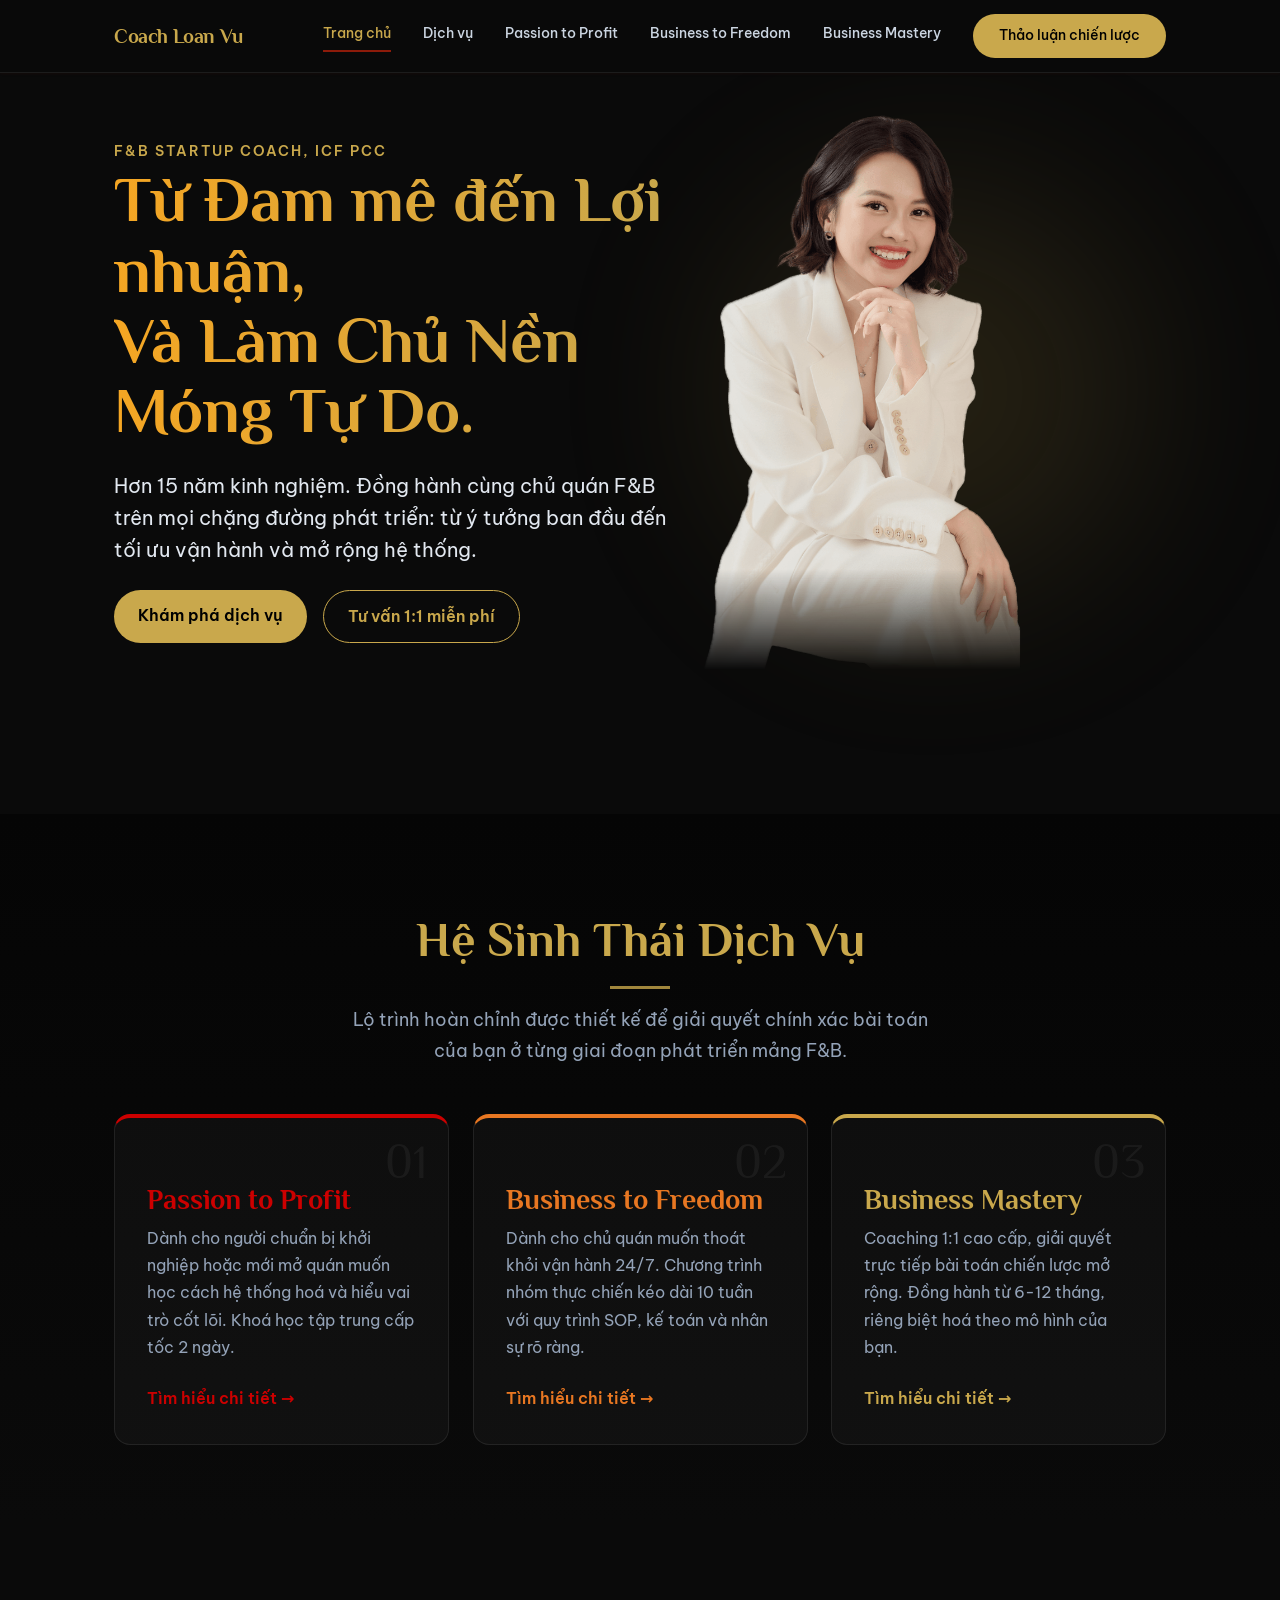
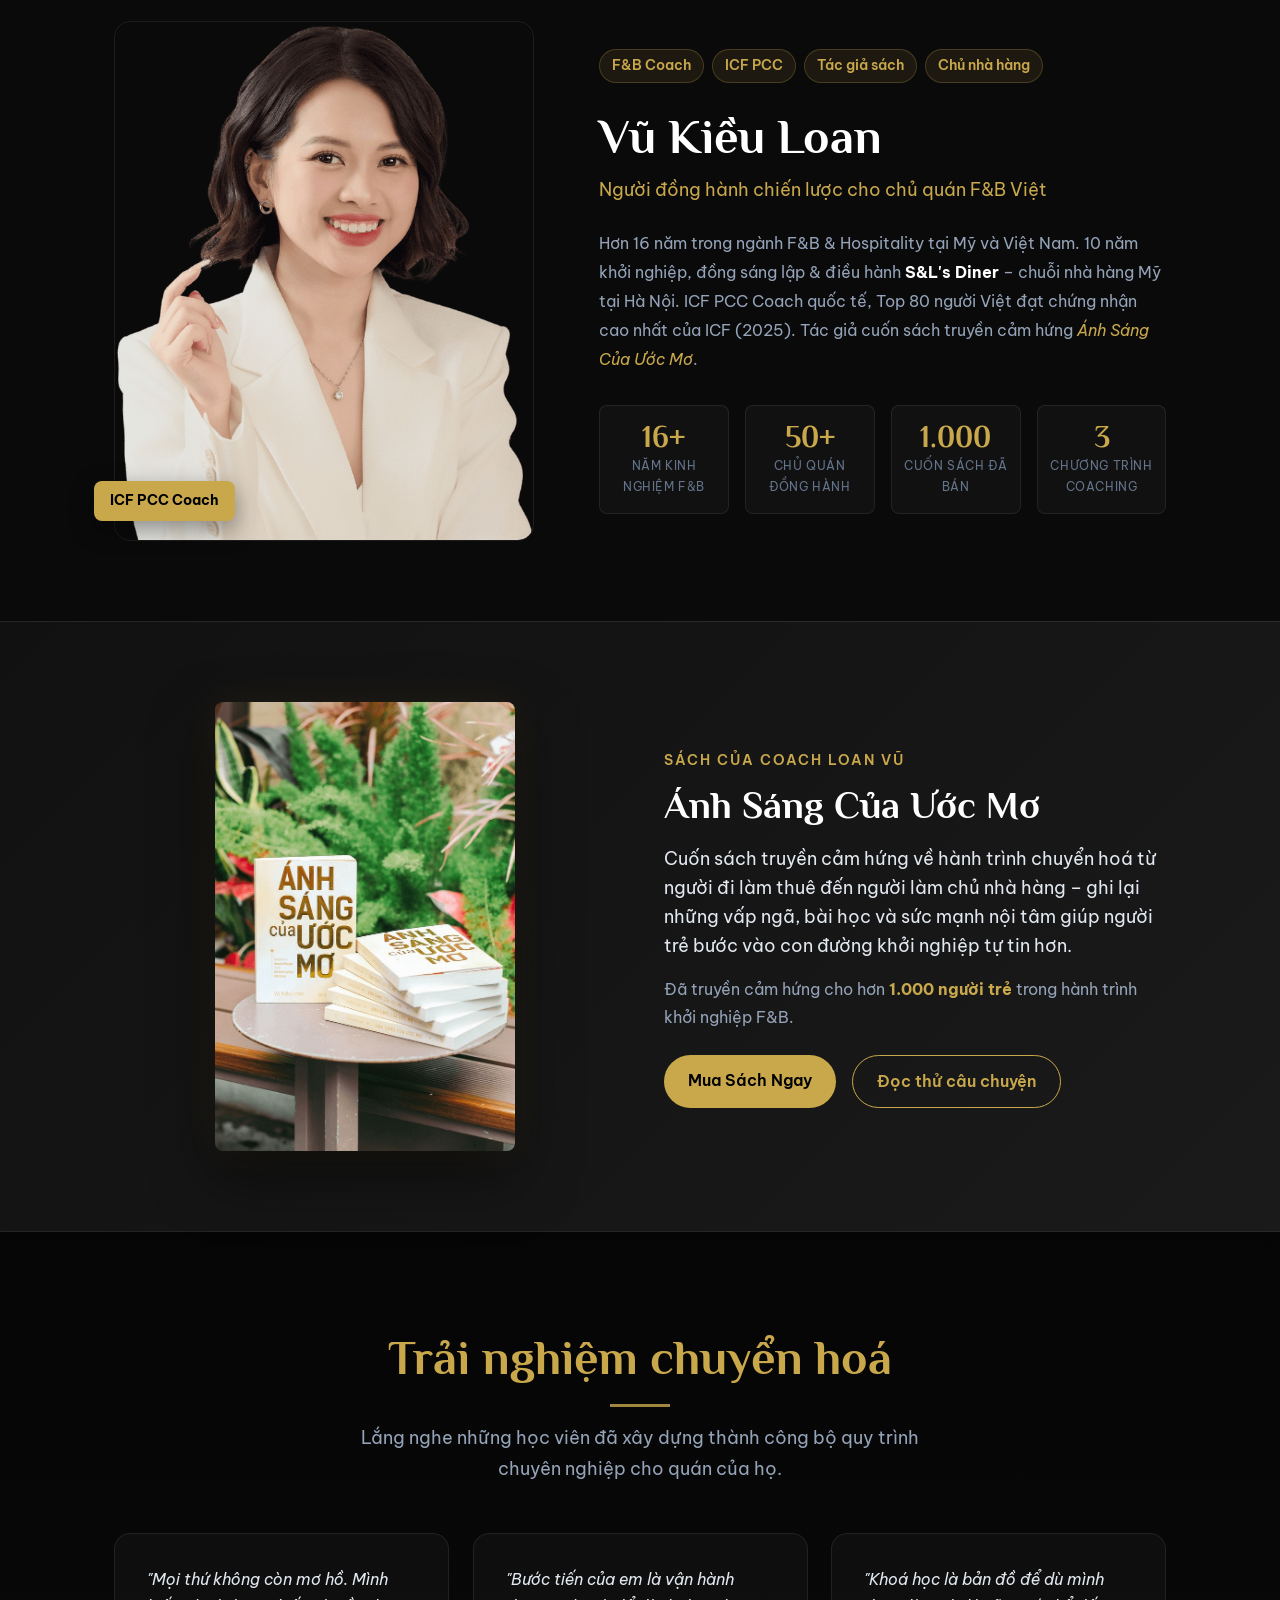
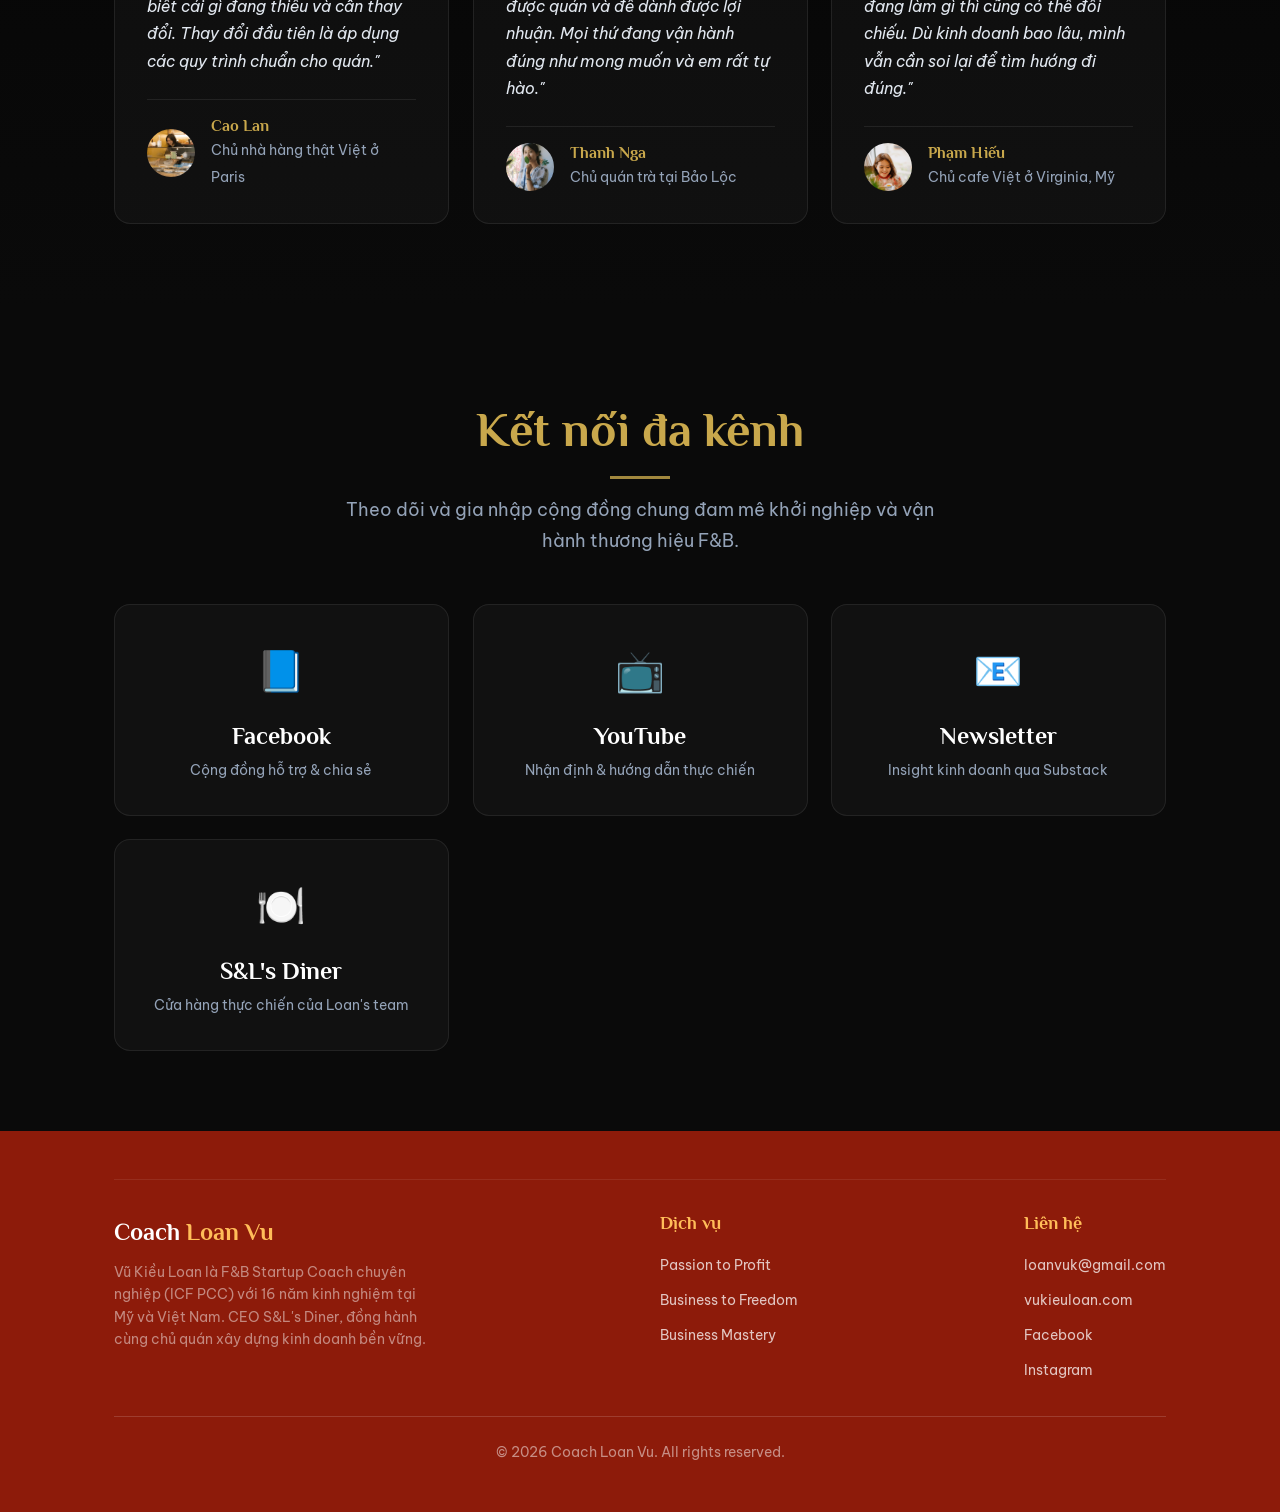
<file: index.html>
<!DOCTYPE html>
<html lang="vi">
<head>
    <meta charset="UTF-8">
    <meta name="viewport" content="width=device-width, initial-scale=1.0">
    <title>Coach Loan Vũ – Coaching & Phát triển sự nghiệp F&B</title>
    <meta name="description" content="Đồng hành cùng chủ quán F&B trên mọi chặng đường: Từ Đam mê đến Lợi nhuận, Từ Lợi nhuận đến Tự do và Làm chủ sự nghiệp F&B.">
    <link rel="canonical" href="https://www.vukieuloan.com/">
    <meta name="theme-color" content="#0a0a0a">
    <meta name="author" content="Vũ Kiều Loan">

    <!-- Open Graph / Social -->
    <meta property="og:type" content="website">
    <meta property="og:locale" content="vi_VN">
    <meta property="og:site_name" content="Coach Loan Vũ">
    <meta property="og:title" content="Coach Loan Vũ – Coaching & Phát triển sự nghiệp F&B">
    <meta property="og:description" content="Đồng hành cùng chủ quán F&B trên mọi chặng đường: Từ Đam mê đến Lợi nhuận, Từ Lợi nhuận đến Tự do và Làm chủ sự nghiệp F&B.">
    <meta property="og:image" content="https://www.vukieuloan.com/assets/dv3/hero-coach.png">
    <meta property="og:url" content="https://www.vukieuloan.com/">
    <meta name="twitter:card" content="summary_large_image">

    <!-- Favicon -->
    <link rel="icon" type="image/png" href="assets/favicon-32.png">
    <link rel="apple-touch-icon" href="assets/apple-touch-icon.png">

    <!-- Fonts: preconnect + non-blocking load -->
    <link rel="preconnect" href="https://fonts.googleapis.com">
    <link rel="preconnect" href="https://fonts.gstatic.com" crossorigin>
    <link href="https://fonts.googleapis.com/css2?family=Philosopher:ital,wght@0,400;0,700;1,400;1,700&family=Be+Vietnam+Pro:wght@300;400;500;600;700&display=swap" rel="stylesheet">
    <link rel="preload" as="image" href="assets/dv3/hero-coach.png" fetchpriority="high">

    <link rel="stylesheet" href="css/style.css?v=2">
    <style>
        /* ── Homepage Theme ── */
        :root {
            /* Service Colors reference */
            --c-dv1: #CC0000; /* Red */
            --c-dv2: #E87722; /* Orange */
            --c-dv3: #C9A84C; /* Gold */
            --home-bg: #0a0a0a;
            --home-card: rgba(255,255,255,0.03);
            --home-border: rgba(255,255,255,0.08);
            --gold-accent: #C9A84C;
        }

        body { 
            background: var(--home-bg); 
            color: #CBD5E1; 
        }

        h1, h2, h3, h4 { color: #fff; }
        
        .site-header { 
            background: rgba(10,10,10,0.95); 
            backdrop-filter: blur(10px);
            border-bottom: 1px solid var(--home-border); 
            position: fixed; top: 0; width: 100%; z-index: 1000;
        }
        
        .nav-logo, .nav-logo span { color: var(--gold-accent); }
        .nav-links a { color: #CBD5E1; }
        .nav-links a.active, .nav-links a:hover { color: var(--gold-accent); }

        .btn-gold {
            background: var(--gold-accent);
            color: #000;
            padding: var(--space-3) var(--space-6);
            border-radius: var(--radius-full);
            font-weight: 600;
            display: inline-block;
            transition: all var(--transition);
        }
        .btn-gold:hover { background: #E6C86C; transform: translateY(-2px); }

        .btn-outline {
            border: 1px solid var(--gold-accent);
            color: var(--gold-accent);
            padding: var(--space-3) var(--space-6);
            border-radius: var(--radius-full);
            font-weight: 600;
            display: inline-block;
            background: transparent;
            transition: all var(--transition);
        }
        .btn-outline:hover { background: rgba(201,168,76,0.1); }

        .section-title { text-align: center; margin-bottom: var(--space-12); }
        .section-title h2 { font-size: clamp(2rem, 4vw, 3rem); font-family: var(--font-heading); color: var(--gold-accent); margin-bottom: var(--space-4); }
        .section-title p { color: #94A3B8; font-size: var(--text-lg); max-width: 600px; margin-inline: auto; }

        /* Helpers */
        .home-section { padding-block: var(--space-24) var(--space-20); overflow: hidden; }
        .home-section.alt { background: linear-gradient(180deg, #050505 0%, #0a0a0a 100%); }
        .home-divider { width: 60px; height: 3px; background: var(--gold-accent); margin-inline: auto; margin-block: var(--space-4); opacity: 0.8; }

        /* ── SECTION 1: HERO ── */
        .hero {
            display: grid;
            grid-template-columns: 1.2fr 1fr;
            gap: var(--space-8);
            align-items: center;
            min-height: auto;
            padding-top: 110px; /* offset header */
            padding-bottom: var(--space-16);
        }
        .hero-content h1 { 
            font-family: var(--font-heading);
            font-size: clamp(2.5rem, 5vw, 4.5rem); 
            line-height: 1.1; 
            margin-bottom: var(--space-6); 
            background: linear-gradient(to right, #F5A623, #C9A84C);
            -webkit-background-clip: text;
            -webkit-text-fill-color: transparent;
        }
        .hero-tagline { font-size: var(--text-xl); color: #E2E8F0; margin-bottom: var(--space-6); line-height: 1.6; }
        .hero-img-wrap { text-align: right; position: relative; }
        .hero-img { max-height: 560px; width: auto; max-width: 100%; object-fit: contain; object-position: bottom right; mask-image: linear-gradient(to bottom, black 82%, transparent 100%); -webkit-mask-image: linear-gradient(to bottom, black 82%, transparent 100%); }
        .hero-bg-blob {
            position: absolute; width: 400px; height: 400px; background: var(--gold-accent); 
            border-radius: 50%; filter: blur(100px); opacity: 0.15; top: 50%; left: 50%; transform: translate(-50%, -50%); z-index: -1;
        }

        /* ── SECTION 2: SERVICES ── */
        .service-grid {
            display: grid;
            grid-template-columns: repeat(3, 1fr);
            gap: var(--space-6);
        }
        .about-grid {
            display: grid;
            grid-template-columns: 1fr 1.3fr;
            gap: var(--space-12);
            align-items: center;
        }
        .about-img-wrap { position: relative; }
        .about-img {
            width: 100%; max-width: 420px; max-height: 520px;
            border-radius: var(--radius-lg);
            object-fit: cover;
            object-position: top center;
            border: 1px solid var(--home-border);
        }
        .about-img-badge {
            position: absolute; bottom: 20px; left: -20px;
            background: var(--gold-accent); color: #000;
            font-weight: 700; font-size: var(--text-sm);
            padding: var(--space-2) var(--space-4);
            border-radius: var(--radius-md);
            box-shadow: 0 8px 24px rgba(0,0,0,0.4);
        }
        .about-badge-row { display: flex; flex-wrap: wrap; gap: var(--space-2); margin-bottom: var(--space-6); }
        .about-badge { background: rgba(201,168,76,0.1); border: 1px solid rgba(201,168,76,0.25); color: var(--gold-accent); padding: 4px 12px; border-radius: var(--radius-full); font-size: var(--text-sm); font-weight: 600; }
        .about-name { font-size: clamp(2rem,4vw,3rem); font-family: var(--font-heading); color: #fff; margin-bottom: var(--space-2); }
        .about-title { color: var(--gold-accent); font-size: var(--text-lg); margin-bottom: var(--space-6); }
        .about-bio { color: #94A3B8; line-height: 1.8; margin-bottom: var(--space-8); }
        .stat-grid { display: grid; grid-template-columns: repeat(4, 1fr); gap: var(--space-4); }
        .stat-card { background: var(--home-card); border: 1px solid var(--home-border); border-radius: var(--radius-md); padding: var(--space-4) var(--space-3); text-align: center; transition: border-color 0.3s; }
        .stat-card:hover { border-color: rgba(201,168,76,0.4); }
        .stat-num { font-family: var(--font-heading); font-size: var(--text-3xl); color: var(--gold-accent); font-weight: 700; line-height: 1; margin-bottom: 4px; }
        .stat-label { font-size: var(--text-xs); color: #64748B; text-transform: uppercase; letter-spacing: 0.05em; }
        @media(max-width:768px) {
            .about-grid { grid-template-columns: 1fr; }
            .about-img-wrap { display: none; }
            .stat-grid { grid-template-columns: repeat(2, 1fr); gap: var(--space-6) var(--space-4); }
            .hero-content h1 { font-size: clamp(2rem, 8vw, 3rem); }
            .srv-num { font-size: 6rem; opacity: 0.05; }
            .book-section .btn-gold, .book-section .btn-outline { width: 100%; text-align: center; }
            .book-section div[style*="display:flex"] { flex-direction: column; }
        }
        .srv-card {
            background: var(--home-card);
            border: 1px solid var(--home-border);
            border-radius: var(--radius-lg);
            padding: var(--space-8);
            display: flex; flex-direction: column;
            transition: all var(--transition);
            position: relative; overflow: hidden;
            text-align: left;
        }
        .srv-card:hover { transform: translateY(-8px); border-color: rgba(255,255,255,0.2); }
        .srv-num { font-family: var(--font-heading); font-size: 3rem; color: rgba(255,255,255,0.05); position: absolute; top: 20px; right: 20px; line-height: 1; }
        .srv-card h3 { font-size: 1.75rem; margin-bottom: var(--space-2); margin-top: var(--space-8); }
        .srv-card p { flex-grow: 1; color: #94A3B8; margin-bottom: var(--space-6); }
        
        /* Service Themes */
        .srv-card.c-p2p { border-top: 4px solid var(--c-dv1); }
        .srv-card.c-p2p h3 { color: var(--c-dv1); }
        .srv-card.c-b2f { border-top: 4px solid var(--c-dv2); }
        .srv-card.c-b2f h3 { color: var(--c-dv2); }
        .srv-card.c-bm { border-top: 4px solid var(--c-dv3); }
        .srv-card.c-bm h3 { color: var(--c-dv3); }

        /* ── SECTION 3: BOOK ── */
        .book-section {
            background: linear-gradient(135deg, #111 0%, #1a1a1a 100%);
            border-top: 1px solid var(--home-border);
            border-bottom: 1px solid var(--home-border);
            padding-block: var(--space-20);
        }
        .book-grid {
            display: grid;
            grid-template-columns: 1fr 1fr;
            gap: var(--space-12);
            align-items: center;
        }
        .book-img-wrap { text-align: center; }
        /* Placeholder for book */
        .book-mockup {
            width: 300px; height: 420px; background: #222; border: 2px solid var(--gold-accent); 
            border-radius: 4px; box-shadow: -20px 20px 30px rgba(0,0,0,0.5);
            display: flex; align-items: center; justify-content: center; flex-direction: column;
            color: var(--gold-accent); margin: 0 auto;
        }

        /* ── SECTION 4: TESTIMONIALS ── */
        .testi-grid { display: grid; grid-template-columns: repeat(3, 1fr); gap: var(--space-6); }
        .testi-card { background: var(--home-card); border: 1px solid var(--home-border); padding: var(--space-8); border-radius: var(--radius-lg); }
        .testi-card p { font-style: italic; color: #E2E8F0; margin-bottom: var(--space-6); }
        .testi-author { display: flex; align-items: center; gap: var(--space-4); border-top: 1px solid var(--home-border); padding-top: var(--space-4); }
        .testi-avatar { width: 48px; height: 48px; border-radius: 50%; object-fit: cover; }
        .testi-author h4 { font-size: var(--text-base); margin: 0; color: var(--gold-accent); }
        .testi-author span { font-size: var(--text-sm); color: #94A3B8; }

        /* ── SECTION 5: CONTACT & ECOSYSTEM ── */
        .eco-grid { display: grid; grid-template-columns: repeat(auto-fit, minmax(250px, 1fr)); gap: var(--space-6); }
        .eco-card {
            background: var(--home-card); border: 1px solid var(--home-border); border-radius: var(--radius-lg);
            padding: var(--space-8); text-align: center; transition: all var(--transition);
            display: flex; flex-direction: column; align-items: center; justify-content: center;
        }
        .eco-card:hover { background: rgba(255,255,255,0.06); transform: translateY(-4px); }
        .eco-icon { font-size: 2.5rem; margin-bottom: var(--space-4); color: var(--gold-accent); }

        @media (max-width: 992px) {
            .hero, .book-grid { grid-template-columns: 1fr; text-align: center; }
            .hero-img-wrap { text-align: center; }
            .hero-img { max-height: 500px; }
            .service-grid, .testi-grid { grid-template-columns: 1fr; }
        }
    </style>

    <!-- Fail-safe: nếu JS không chạy, vẫn hiện đầy đủ nội dung -->
    <noscript>
        <style>[data-reveal] { opacity: 1 !important; transform: none !important; }</style>
    </noscript>

    <!-- Structured data -->
    <script type="application/ld+json">
    {
      "@context": "https://schema.org",
      "@type": "Person",
      "name": "Vũ Kiều Loan",
      "alternateName": "Coach Loan Vũ",
      "jobTitle": "F&B Startup Coach (ICF PCC)",
      "url": "https://www.vukieuloan.com/",
      "image": "https://www.vukieuloan.com/assets/dv3/hero-coach.png",
      "sameAs": [
        "https://www.facebook.com/loanvuk",
        "https://www.instagram.com/loanvuk"
      ],
      "knowsAbout": ["F&B Coaching", "Restaurant Business", "Hospitality", "Startup"]
    }
    </script>
</head>
<body>

    <!-- Header -->
    <site-header></site-header>

    <main>
        <!-- SECTION 1: HERO -->
        <section class="home-section" style="padding-top:0;">
            <div class="container hero">
                <div class="hero-content" data-reveal>
                    <span style="color:var(--gold-accent); font-weight:600; letter-spacing:2px; text-transform:uppercase; font-size:var(--text-sm)">F&B Startup Coach, ICF PCC</span>
                    <h1>Từ Đam mê đến Lợi nhuận,<br>Và Làm Chủ Nền Móng Tự Do.</h1>
                    <p class="hero-tagline">Hơn 15 năm kinh nghiệm. Đồng hành cùng chủ quán F&B trên mọi chặng đường phát triển: từ ý tưởng ban đầu đến tối ưu vận hành và mở rộng hệ thống.</p>
                    <div style="display:flex; gap:16px; flex-wrap:wrap;">
                        <a href="#services" class="btn-gold">Khám phá dịch vụ</a>
                        <a href="lien-he.html" class="btn-outline">Tư vấn 1:1 miễn phí</a>
                    </div>
                </div>
                <div class="hero-img-wrap" data-reveal>
                    <div class="hero-bg-blob"></div>
                    <img src="assets/dv3/hero-coach.png" alt="Coach Loan Vũ" class="hero-img" fetchpriority="high" decoding="async">
                </div>
            </div>
        </section>

        <!-- SECTION 2: SERVICES ECOSYSTEM -->
        <section id="services" class="home-section alt">
            <div class="container">
                <div class="section-title" data-reveal>
                    <h2>Hệ Sinh Thái Dịch Vụ</h2>
                    <div class="home-divider"></div>
                    <p>Lộ trình hoàn chỉnh được thiết kế để giải quyết chính xác bài toán của bạn ở từng giai đoạn phát triển mảng F&B.</p>
                </div>
                
                <div class="service-grid">
                    <!-- DV1 -->
                    <div class="srv-card c-p2p" data-reveal>
                        <div class="srv-num">01</div>
                        <h3>Passion to Profit</h3>
                        <p>Dành cho người chuẩn bị khởi nghiệp hoặc mới mở quán muốn học cách hệ thống hoá và hiểu vai trò cốt lõi. Khoá học tập trung cấp tốc 2 ngày.</p>
                        <a href="dich-vu-1.html" style="color: var(--c-dv1); font-weight:600;">Tìm hiểu chi tiết →</a>
                    </div>
                    <!-- DV2 -->
                    <div class="srv-card c-b2f" data-reveal>
                        <div class="srv-num">02</div>
                        <h3>Business to Freedom</h3>
                        <p>Dành cho chủ quán muốn thoát khỏi vận hành 24/7. Chương trình nhóm thực chiến kéo dài 10 tuần với quy trình SOP, kế toán và nhân sự rõ ràng.</p>
                        <a href="dich-vu-2.html" style="color: var(--c-dv2); font-weight:600;">Tìm hiểu chi tiết →</a>
                    </div>
                    <!-- DV3 -->
                    <div class="srv-card c-bm" data-reveal>
                        <div class="srv-num">03</div>
                        <h3>Business Mastery</h3>
                        <p>Coaching 1:1 cao cấp, giải quyết trực tiếp bài toán chiến lược mở rộng. Đồng hành từ 6-12 tháng, riêng biệt hoá theo mô hình của bạn.</p>
                        <a href="dich-vu-3.html" style="color: var(--c-dv3); font-weight:600;">Tìm hiểu chi tiết →</a>
                    </div>
                </div>
            </div>
        </section>

        <!-- SECTION 3: ABOUT COACH -->
        <section class="home-section">
            <div class="container">
                <div class="about-grid">
                    <div class="about-img-wrap" data-reveal>
                        <img src="assets/dv1/hero-coach.png" alt="Coach Vũ Kiều Loan" class="about-img" loading="lazy">
                        <span class="about-img-badge">ICF PCC Coach</span>
                    </div>
                    <div data-reveal>
                        <div class="about-badge-row">
                            <span class="about-badge">F&amp;B Coach</span>
                            <span class="about-badge">ICF PCC</span>
                            <span class="about-badge">Tác giả sách</span>
                            <span class="about-badge">Chủ nhà hàng</span>
                        </div>
                        <h2 class="about-name">Vũ Kiều Loan</h2>
                        <p class="about-title">Người đồng hành chiến lược cho chủ quán F&amp;B Việt</p>
                        <p class="about-bio">Hơn 16 năm trong ngành F&amp;B &amp; Hospitality tại Mỹ và Việt Nam. 10 năm khởi nghiệp, đồng sáng lập &amp; điều hành <strong style="color:#fff">S&amp;L's Diner</strong> – chuỗi nhà hàng Mỹ tại Hà Nội. ICF PCC Coach quốc tế, Top 80 người Việt đạt chứng nhận cao nhất của ICF (2025). Tác giả cuốn sách truyền cảm hứng <em style="color:var(--gold-accent)">Ánh Sáng Của Ước Mơ</em>.</p>
                        <div class="stat-grid">
                            <div class="stat-card">
                                <div class="stat-num">16+</div>
                                <div class="stat-label">Năm kinh nghiệm F&amp;B</div>
                            </div>
                            <div class="stat-card">
                                <div class="stat-num">50+</div>
                                <div class="stat-label">Chủ quán đồng hành</div>
                            </div>
                            <div class="stat-card">
                                <div class="stat-num">1.000</div>
                                <div class="stat-label">Cuốn sách đã bán</div>
                            </div>
                            <div class="stat-card">
                                <div class="stat-num">3</div>
                                <div class="stat-label">Chương trình Coaching</div>
                            </div>
                        </div>
                    </div>
                </div>
            </div>
        </section>

        <!-- SECTION 4: BOOK -->
        <section class="book-section">
            <div class="container book-grid">
                <div class="book-img-wrap" data-reveal>
                    <img src="assets/book-mockup.png" alt="Ánh Sáng Của Ước Mơ – Tác giả Vũ Kiều Loan" style="width:100%; max-width:300px; max-height:460px; object-fit:cover; object-position:top; border-radius:var(--radius-md); box-shadow: 0 24px 60px rgba(0,0,0,0.5), 0 0 40px rgba(201,168,76,0.1); display:block; margin:auto;" loading="lazy">
                </div>
                <div data-reveal>
                    <span style="font-size:var(--text-sm); color:var(--gold-accent); font-weight:600; letter-spacing:2px; text-transform:uppercase;">SÁCH CỦA COACH LOAN VŨ</span>
                    <h2 style="font-size:clamp(1.75rem,3vw,2.5rem); margin:var(--space-2) 0 var(--space-4); color:#fff; font-family:var(--font-heading);">Ánh Sáng Của Ước Mơ</h2>
                    <p style="font-size:var(--text-lg); line-height:1.6; color:#E2E8F0; margin-bottom:var(--space-4);">Cuốn sách truyền cảm hứng về hành trình chuyển hoá từ người đi làm thuê đến người làm chủ nhà hàng – ghi lại những vấp ngã, bài học và sức mạnh nội tâm giúp người trẻ bước vào con đường khởi nghiệp tự tin hơn.</p>
                    <p style="color:#94A3B8; margin-bottom:var(--space-6);">Đã truyền cảm hứng cho hơn <strong style="color:var(--gold-accent)">1.000 người trẻ</strong> trong hành trình khởi nghiệp F&amp;B.</p>
                    <div style="display:flex; gap:16px; flex-wrap:wrap;">
                        <a href="#" class="btn-gold">Mua Sách Ngay</a>
                        <a href="#" class="btn-outline">Đọc thử câu chuyện</a>
                    </div>
                </div>
            </div>
        </section>

        <!-- SECTION 4: TESTIMONIALS -->
        <section class="home-section alt">
            <div class="container">
                <div class="section-title" data-reveal>
                    <h2>Trải nghiệm chuyển hoá</h2>
                    <div class="home-divider"></div>
                    <p>Lắng nghe những học viên đã xây dựng thành công bộ quy trình chuyên nghiệp cho quán của họ.</p>
                </div>
                
                <div class="testi-grid">
                    <div class="testi-card" data-reveal>
                        <p>"Mọi thứ không còn mơ hồ. Mình biết cái gì đang thiếu và cần thay đổi. Thay đổi đầu tiên là áp dụng các quy trình chuẩn cho quán."</p>
                        <div class="testi-author">
                            <img src="assets/dv2/t1-caolan.png" alt="Cao Lan" class="testi-avatar" loading="lazy">
                            <div>
                                <h4>Cao Lan</h4>
                                <span>Chủ nhà hàng thật Việt ở Paris</span>
                            </div>
                        </div>
                    </div>
                    <div class="testi-card" data-reveal>
                        <p>"Bước tiến của em là vận hành được quán và để dành được lợi nhuận. Mọi thứ đang vận hành đúng như mong muốn và em rất tự hào."</p>
                        <div class="testi-author">
                            <img src="assets/dv2/t1-thanhnga.png" alt="Thanh Nga" class="testi-avatar" loading="lazy">
                            <div>
                                <h4>Thanh Nga</h4>
                                <span>Chủ quán trà tại Bảo Lộc</span>
                            </div>
                        </div>
                    </div>
                    <div class="testi-card" data-reveal>
                        <p>"Khoá học là bản đồ để dù mình đang làm gì thì cũng có thể đối chiếu. Dù kinh doanh bao lâu, mình vẫn cần soi lại để tìm hướng đi đúng."</p>
                        <div class="testi-author">
                            <img src="assets/dv2/t1-phamhieu.png" alt="Phạm Hiếu" class="testi-avatar" loading="lazy">
                            <div>
                                <h4>Phạm Hiếu</h4>
                                <span>Chủ cafe Việt ở Virginia, Mỹ</span>
                            </div>
                        </div>
                    </div>
                </div>
            </div>
        </section>

        <!-- SECTION 5: Kênh Kết Nối -->
        <section class="home-section">
            <div class="container">
                <div class="section-title" data-reveal>
                    <h2>Kết nối đa kênh</h2>
                    <div class="home-divider"></div>
                    <p>Theo dõi và gia nhập cộng đồng chung đam mê khởi nghiệp và vận hành thương hiệu F&B.</p>
                </div>
                
                <div class="eco-grid">
                    <a href="#" class="eco-card" data-reveal style="text-decoration:none;">
                        <div class="eco-icon">📘</div>
                        <h3 style="color:#fff;">Facebook</h3>
                        <p style="color:#94A3B8; margin-top:var(--space-2); font-size:var(--text-sm);">Cộng đồng hỗ trợ & chia sẻ</p>
                    </a>
                    <a href="#" class="eco-card" data-reveal style="text-decoration:none;">
                        <div class="eco-icon">📺</div>
                        <h3 style="color:#fff;">YouTube</h3>
                        <p style="color:#94A3B8; margin-top:var(--space-2); font-size:var(--text-sm);">Nhận định & hướng dẫn thực chiến</p>
                    </a>
                    <a href="#" class="eco-card" data-reveal style="text-decoration:none;">
                        <div class="eco-icon">📧</div>
                        <h3 style="color:#fff;">Newsletter</h3>
                        <p style="color:#94A3B8; margin-top:var(--space-2); font-size:var(--text-sm);">Insight kinh doanh qua Substack</p>
                    </a>
                    <a href="#" class="eco-card" data-reveal style="text-decoration:none;">
                        <div class="eco-icon">🍽️</div>
                        <h3 style="color:#fff;">S&L's Diner</h3>
                        <p style="color:#94A3B8; margin-top:var(--space-2); font-size:var(--text-sm);">Cửa hàng thực chiến của Loan's team</p>
                    </a>
                </div>
            </div>
        </section>
    </main>

    <!-- Footer -->
    <site-footer></site-footer>

    <!-- Scripts -->
    <script src="js/components.js"></script>
    <script src="js/main.js"></script>
</body>
</html>
</file>
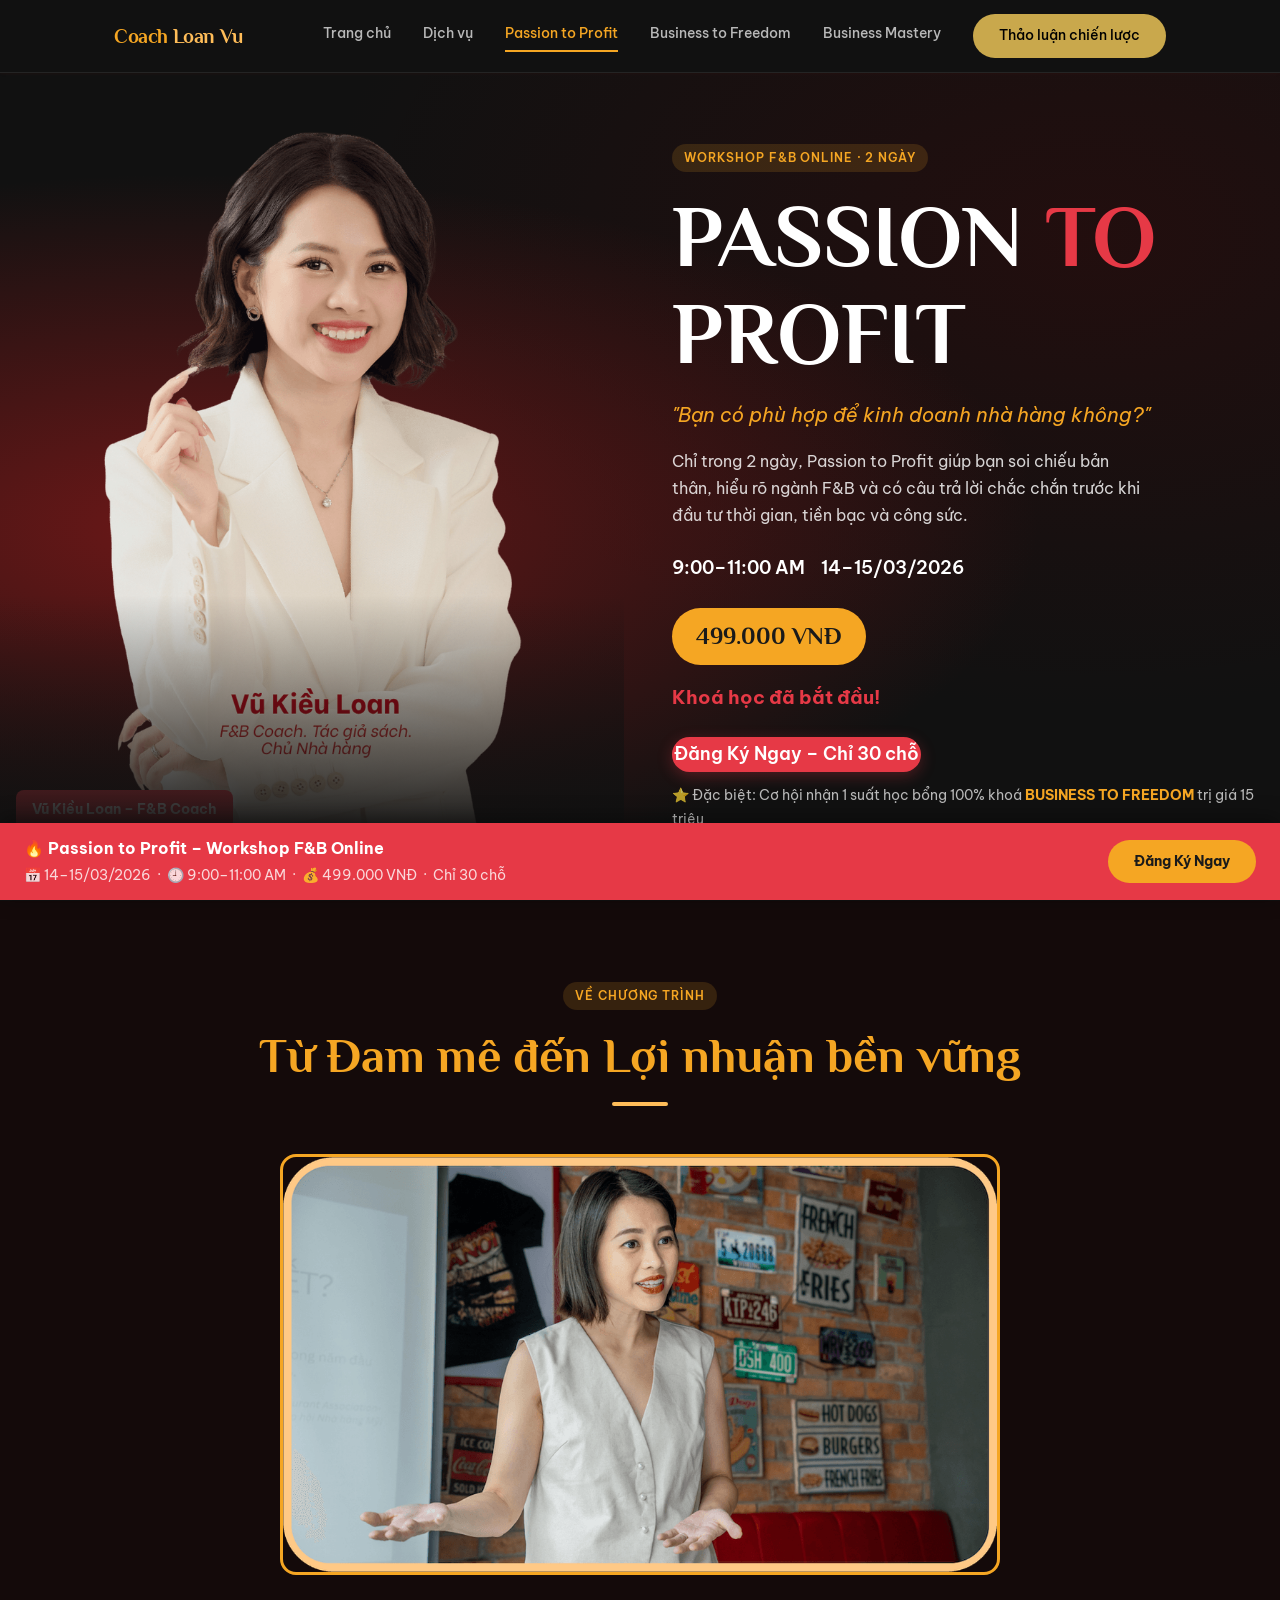
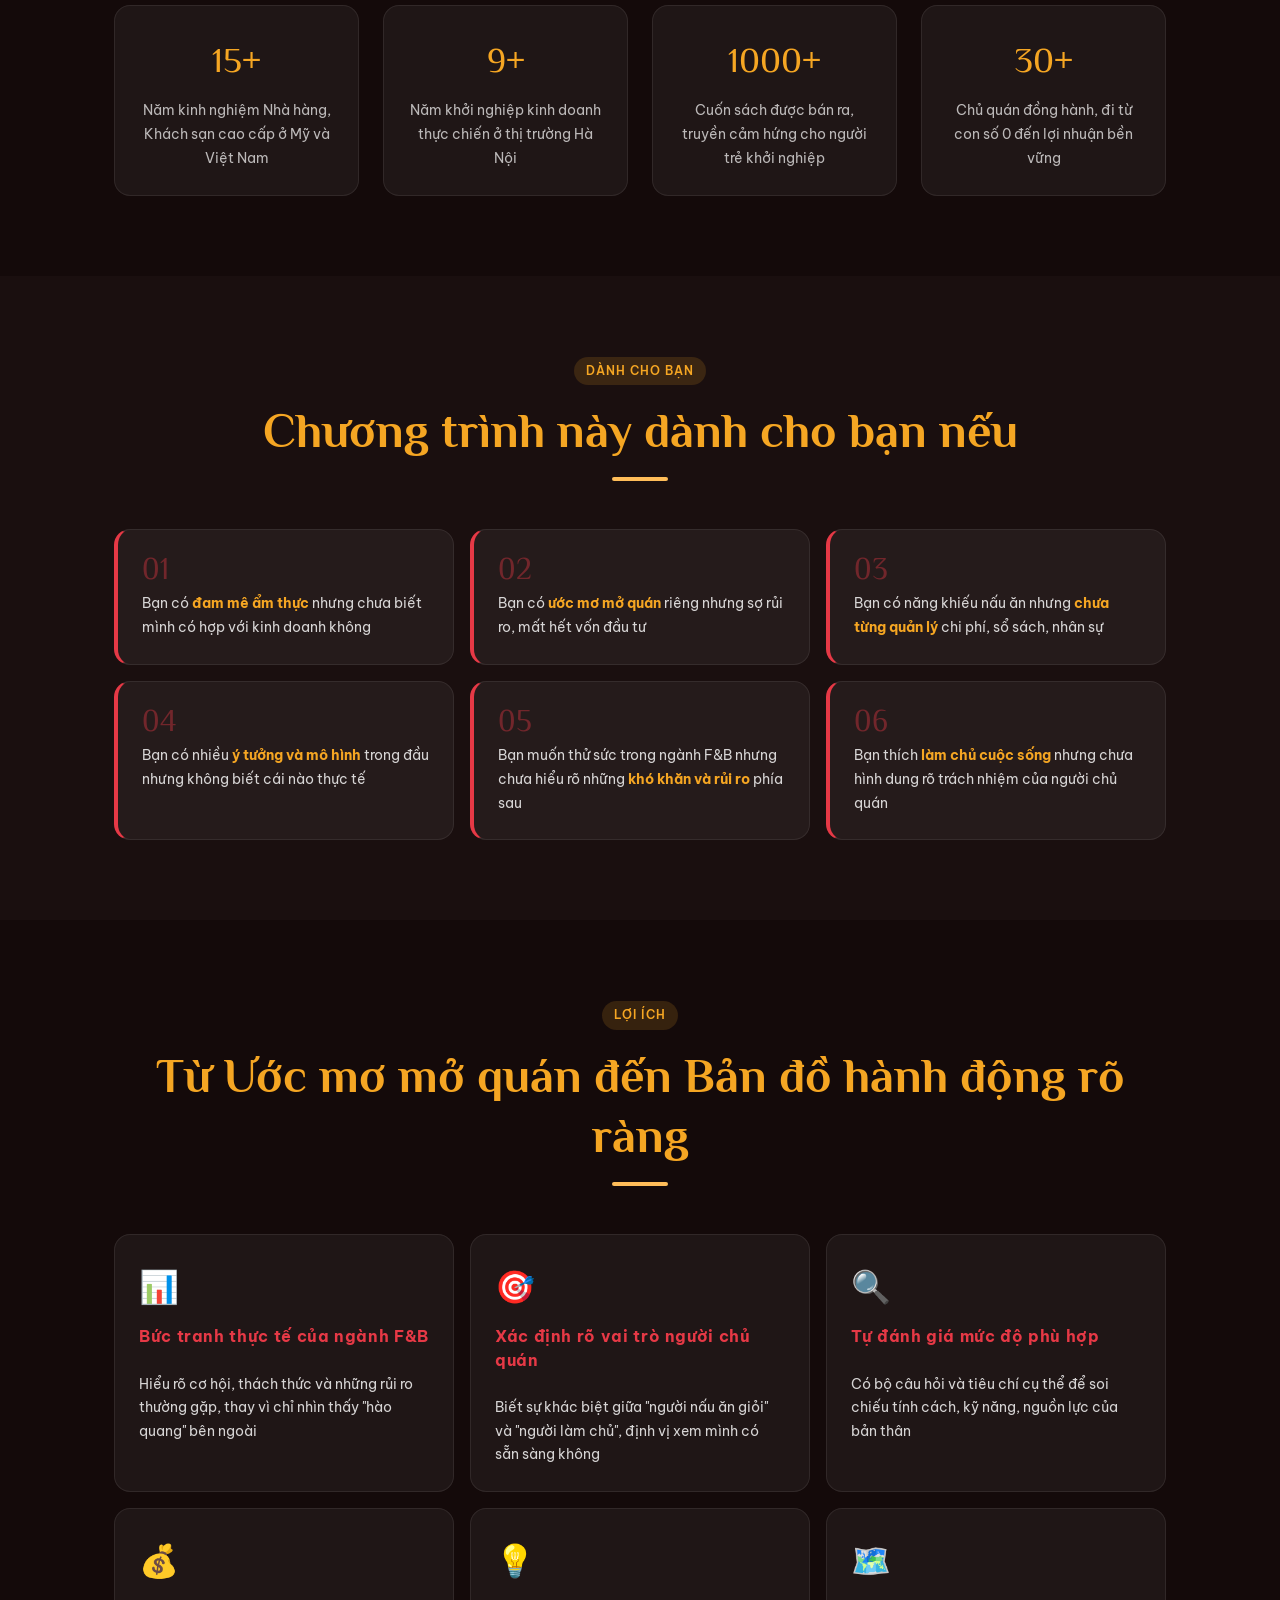
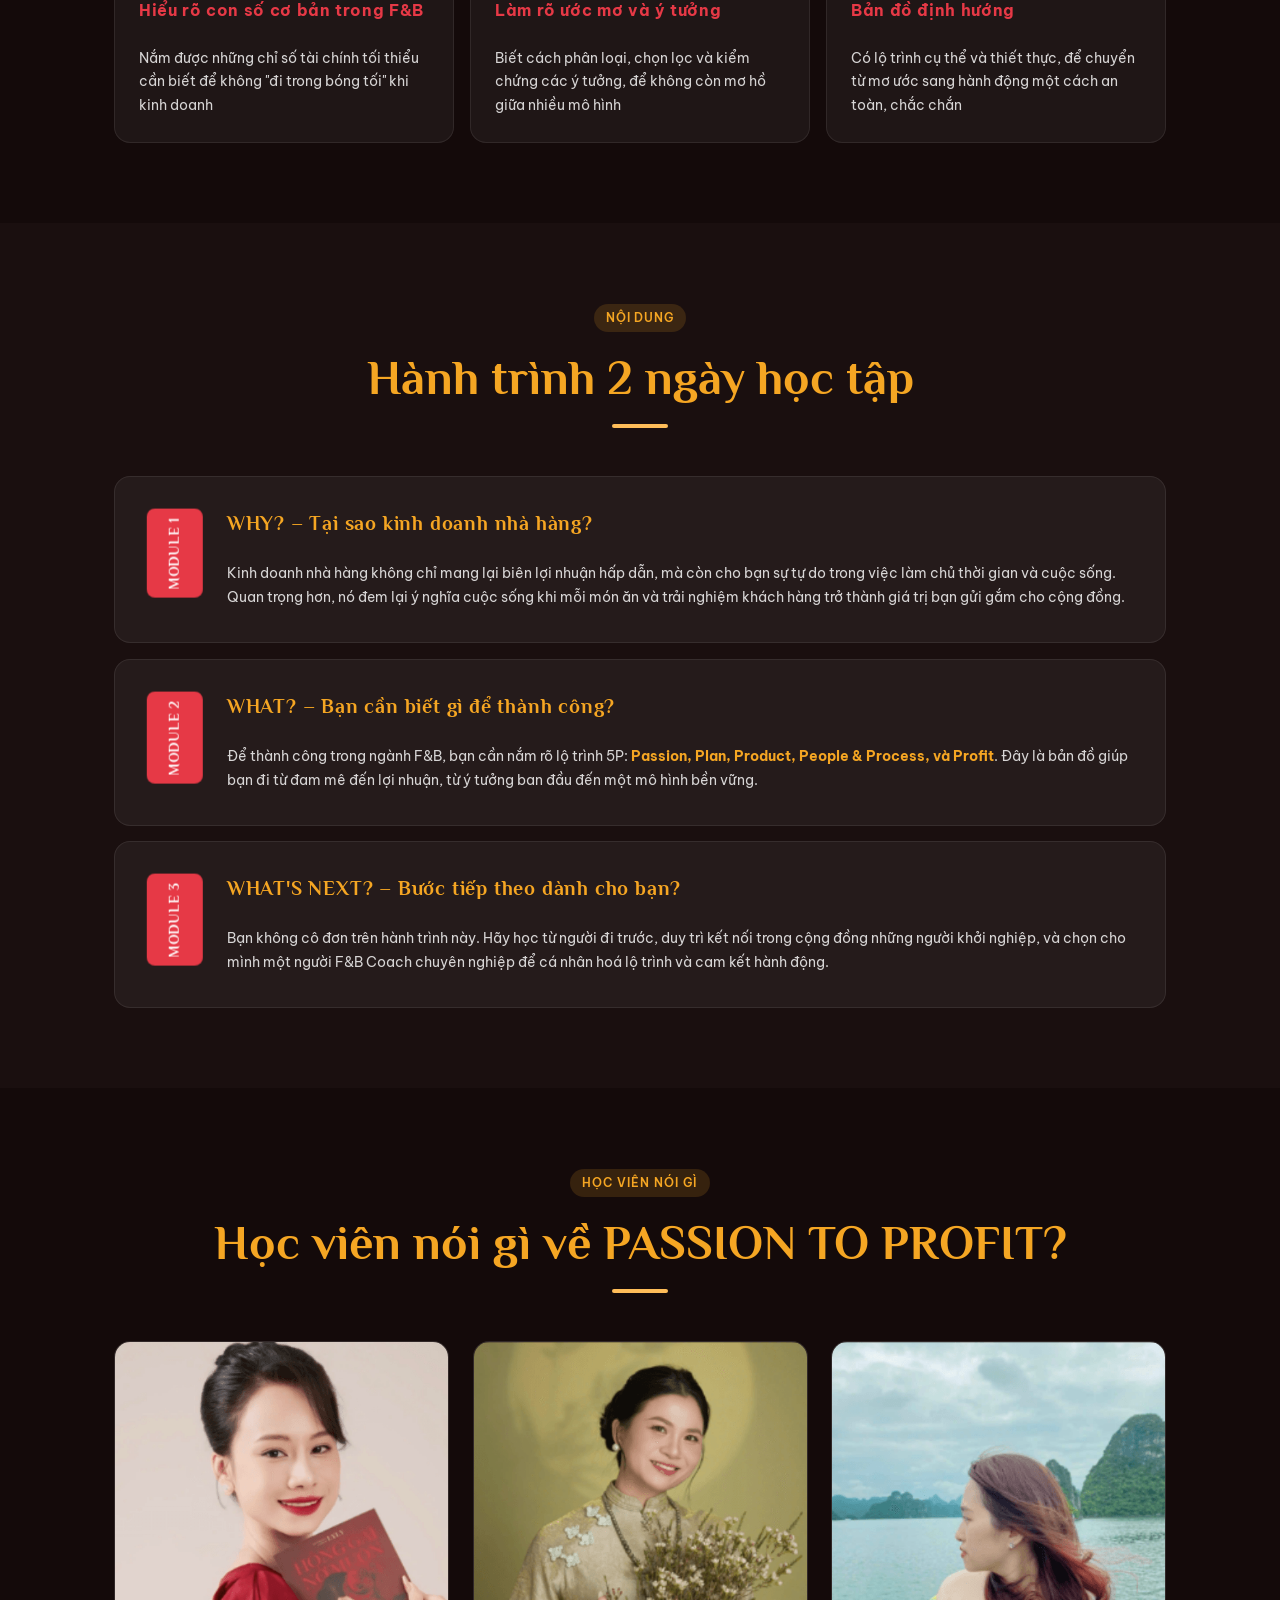
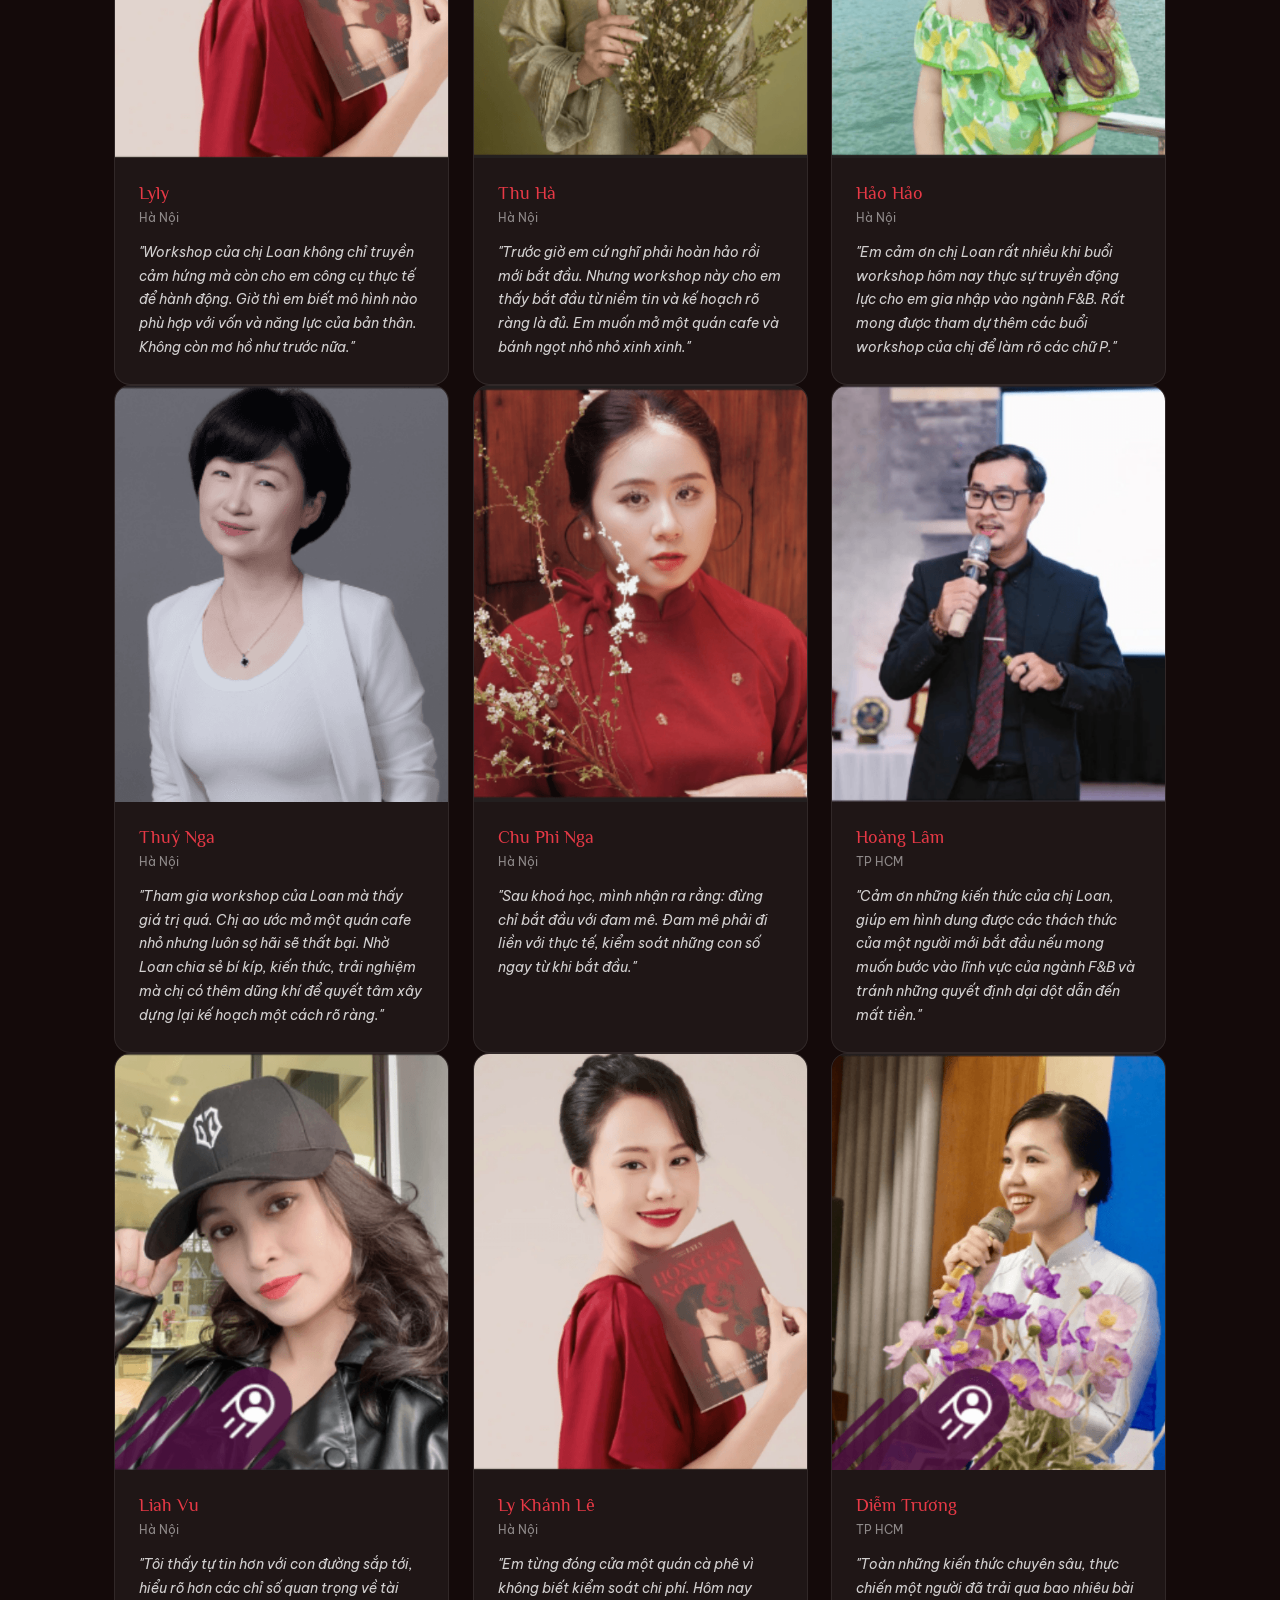
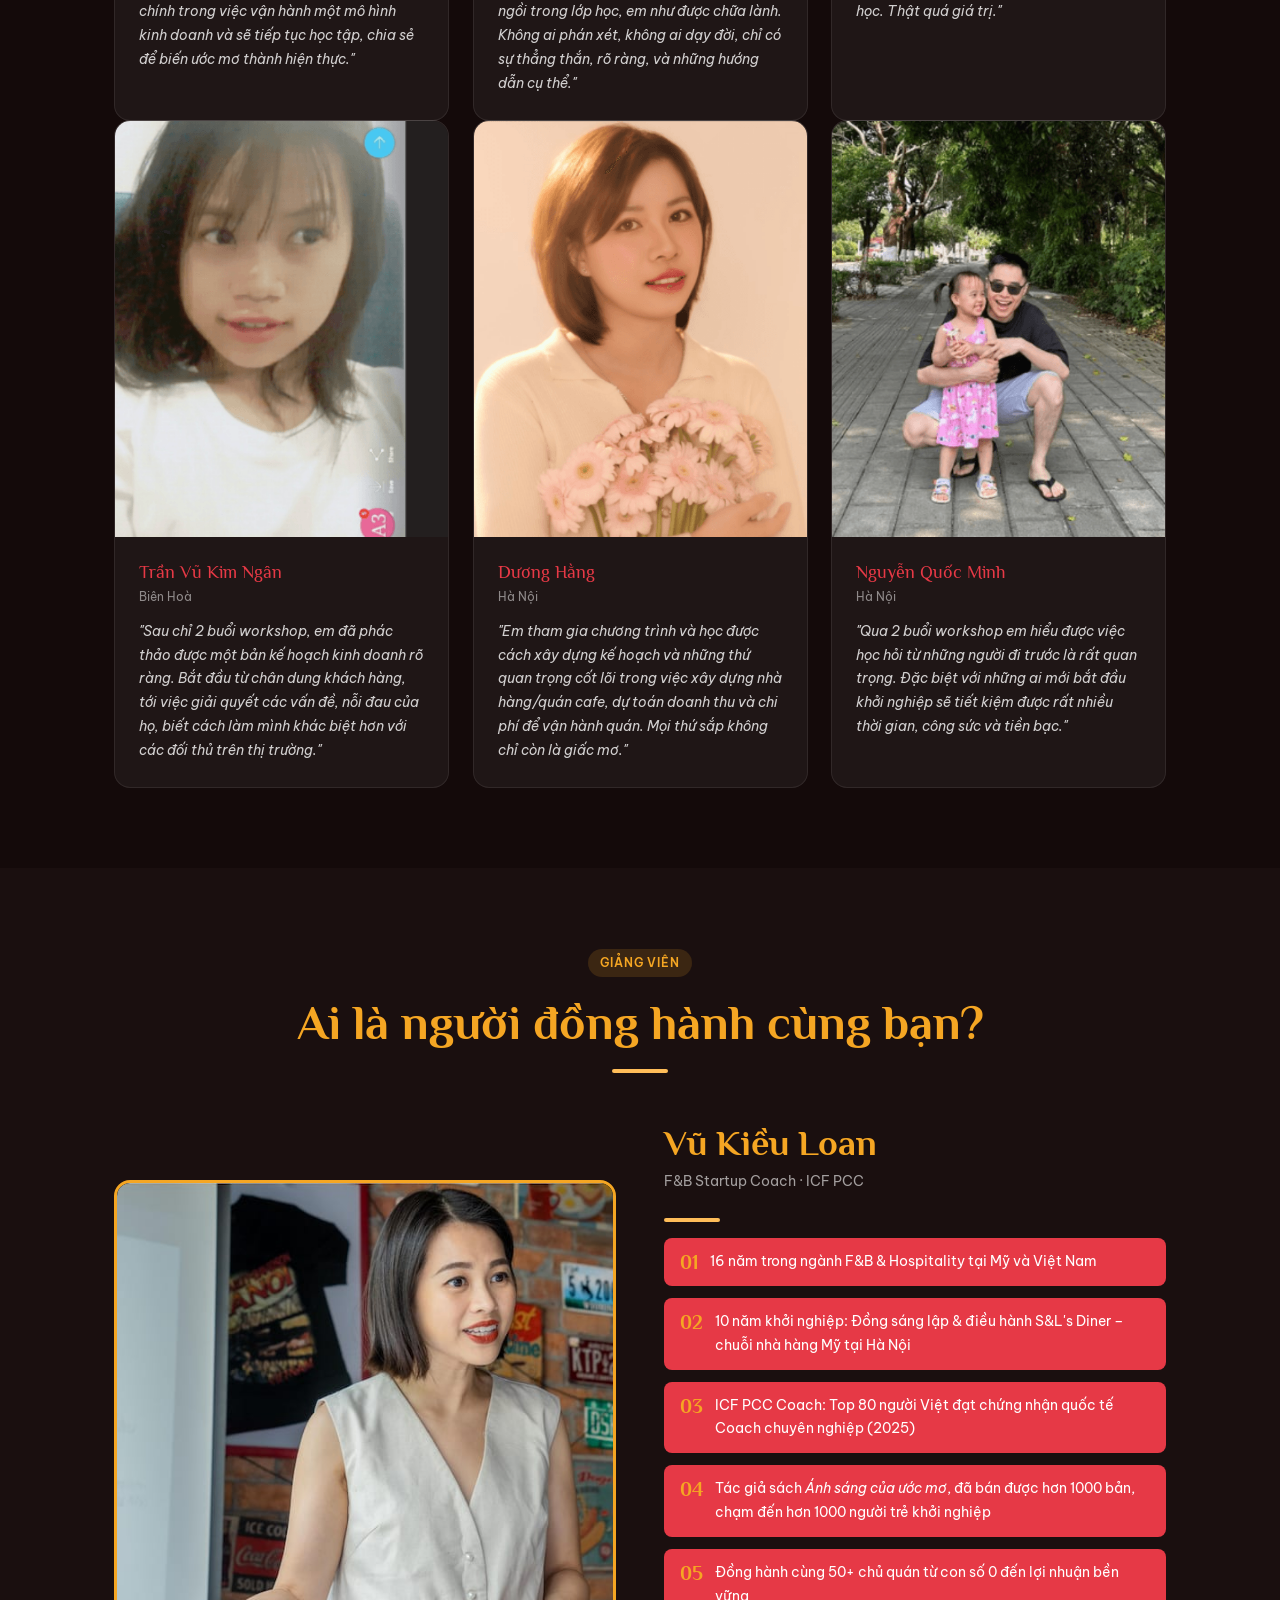
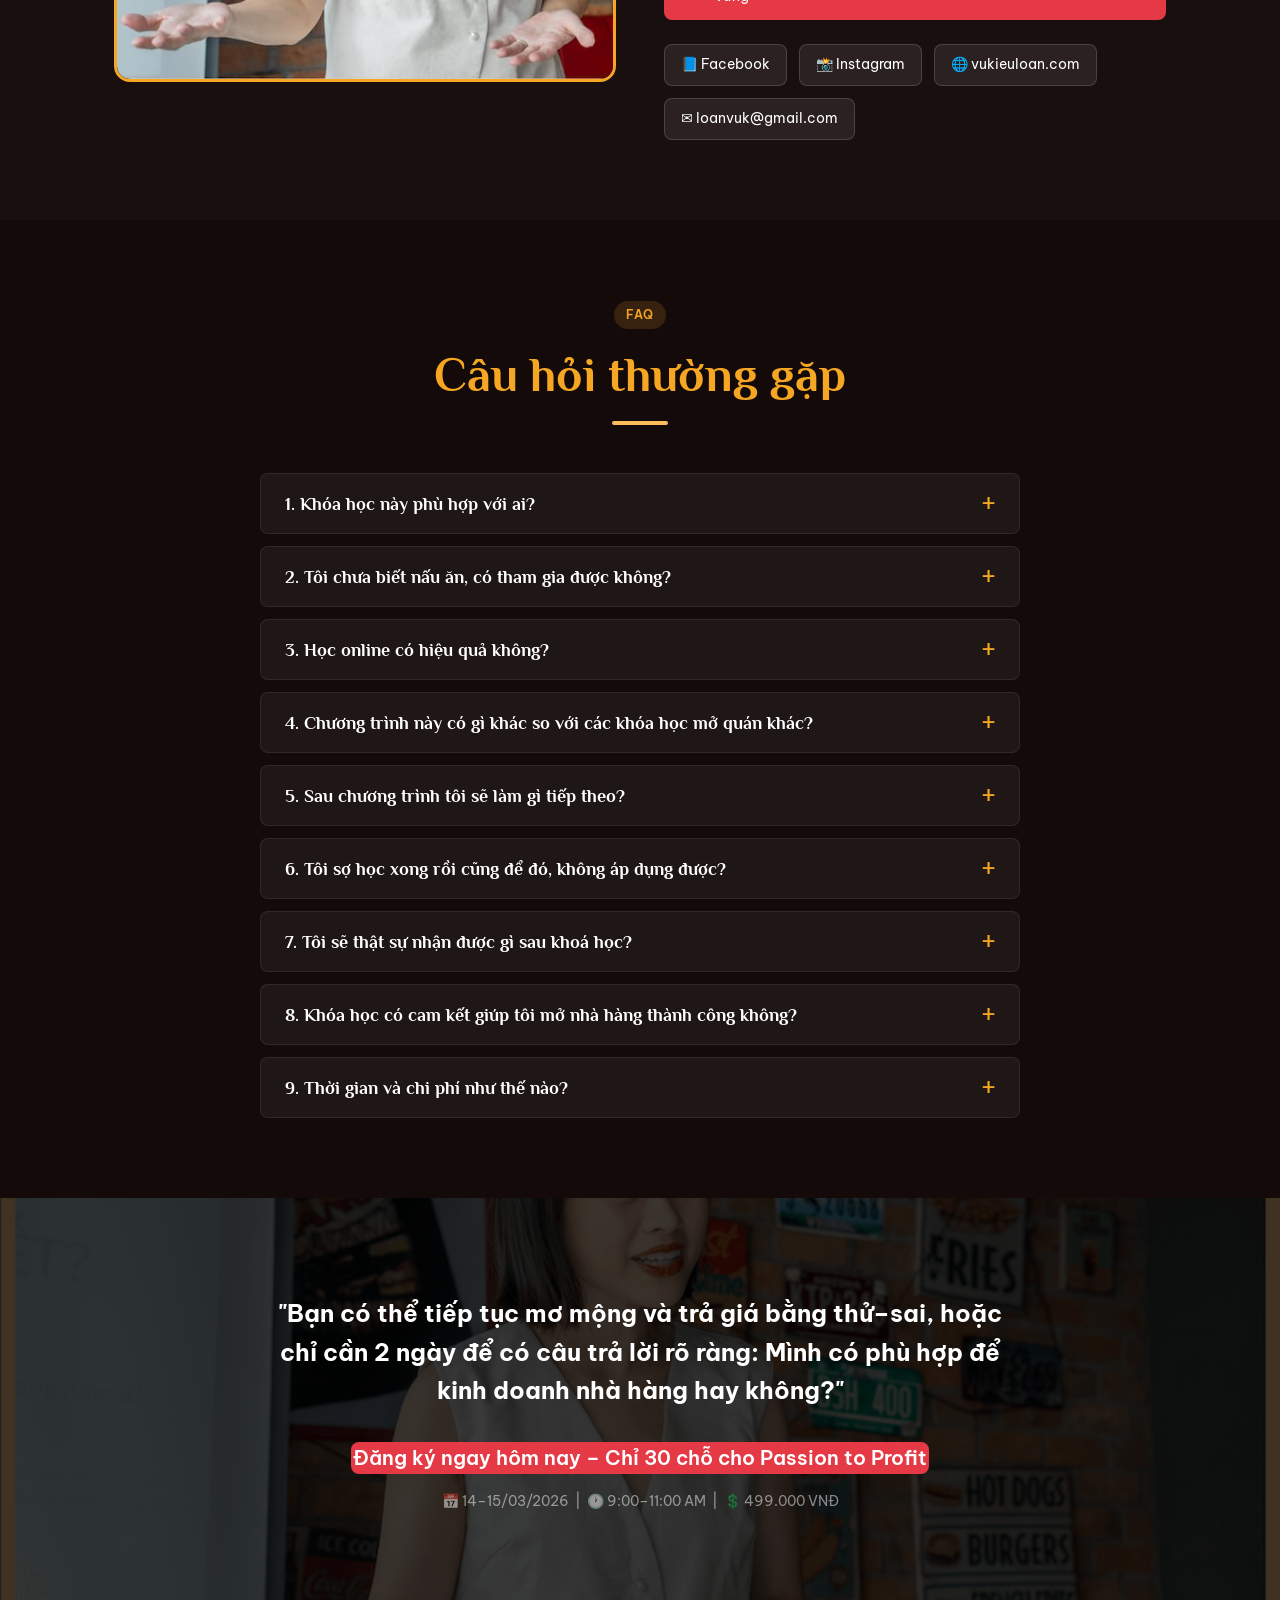
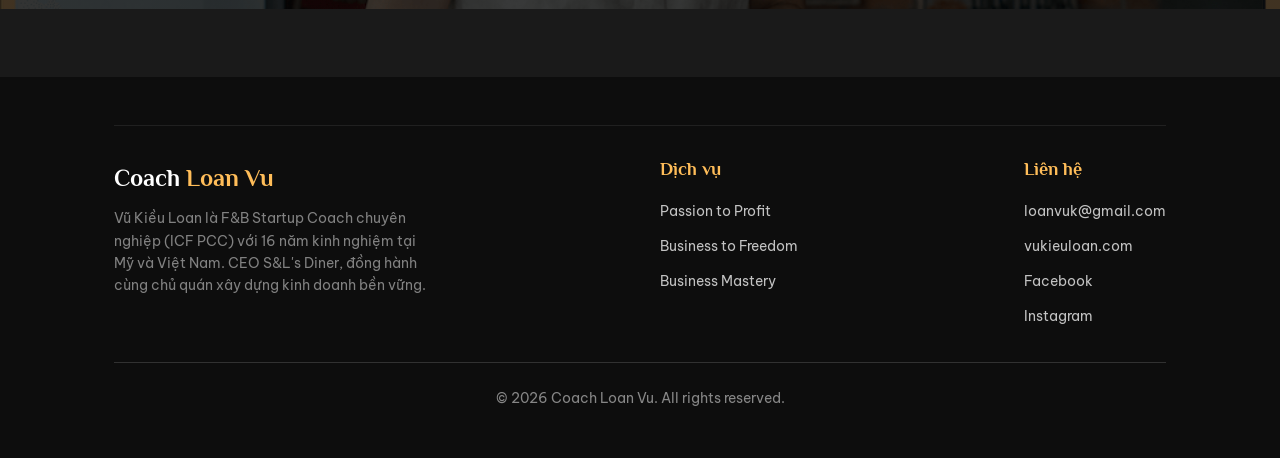
<file: dich-vu-1.html>
<!DOCTYPE html>
<html lang="vi">

<head>
  <meta charset="UTF-8" />
  <meta name="viewport" content="width=device-width, initial-scale=1.0" />
  <meta name="description"
    content="Passion to Profit – Workshop F&B 2 ngày online với Vũ Kiều Loan. Bạn có phù hợp để kinh doanh nhà hàng không? Chỉ 499.000 VNĐ, chỉ 30 chỗ." />
  <title>Passion to Profit – Workshop F&B | Coach Loan Vũ</title>
  <link rel="canonical" href="https://www.vukieuloan.com/dich-vu-1.html" />
  <meta name="theme-color" content="#0a0a0a" />

  <!-- Open Graph / Social -->
  <meta property="og:type" content="website" />
  <meta property="og:locale" content="vi_VN" />
  <meta property="og:site_name" content="Coach Loan Vũ" />
  <meta property="og:title" content="Passion to Profit – Workshop F&B | Coach Loan Vũ" />
  <meta property="og:description" content="Passion to Profit – Workshop F&B 2 ngày online với Vũ Kiều Loan. Bạn có phù hợp để kinh doanh nhà hàng không? Chỉ 499.000 VNĐ, chỉ 30 chỗ." />
  <meta property="og:image" content="https://www.vukieuloan.com/assets/dv1/hero-coach.png" />
  <meta property="og:url" content="https://www.vukieuloan.com/dich-vu-1.html" />
  <meta name="twitter:card" content="summary_large_image" />

  <link rel="icon" type="image/png" href="assets/favicon-32.png" />
  <link rel="apple-touch-icon" href="assets/apple-touch-icon.png" />

  <!-- Fonts: preconnect + non-blocking -->
  <link rel="preconnect" href="https://fonts.googleapis.com" />
  <link rel="preconnect" href="https://fonts.gstatic.com" crossorigin />
  <link href="https://fonts.googleapis.com/css2?family=Philosopher:ital,wght@0,400;0,700;1,400;1,700&family=Be+Vietnam+Pro:wght@300;400;500;600;700&display=swap" rel="stylesheet" />
  <link rel="preload" as="image" href="assets/dv1/hero-coach.png" fetchpriority="high" />

  <link rel="stylesheet" href="css/style.css" />
  <style>
    /* ── Dark theme overrides ── */
    html,
    body {
      overflow-x: hidden;
      max-width: 100%;
    }

    body {
      background: #1a1a1a;
      color: #fff;
    }

    /* Prevent section headings from bleeding between sections */
    .p2p-section {
      overflow: hidden;
    }

    :root {
      --p2p-gold: #F5A623;
      --p2p-red: #E63946;
      --p2p-dark: #1a0f0f;
      --p2p-dark2: #140a0a;
      --p2p-card: rgba(255, 255, 255, 0.05);
      --p2p-border: rgba(255, 255, 255, 0.08);
    }

    /* Override shared heading color */
    h1,
    h2,
    h3 {
      color: var(--p2p-gold);
    }

    p {
      color: rgba(255, 255, 255, 0.82);
    }

    .site-header {
      background: #111;
      border-color: rgba(255, 255, 255, 0.08);
    }

    .nav-logo {
      color: var(--p2p-gold);
    }

    .nav-links a {
      color: rgba(255, 255, 255, 0.7);
    }

    .nav-links a:hover,
    .nav-links a.active {
      color: var(--p2p-gold);
    }

    .nav-links a::after {
      background: var(--p2p-gold);
    }

    .site-footer {
      background: #0d0d0d;
    }

    .badge {
      background: rgba(245, 166, 35, 0.15);
      color: var(--p2p-gold);
    }

    /* ── Shared section ── */
    .p2p-section {
      padding-block: var(--space-20);
      background: var(--p2p-dark);
    }

    .p2p-section.alt {
      background: var(--p2p-dark2);
    }

    /* ── Sticky CTA bar ── */
    .sticky-cta {
      position: fixed;
      bottom: 0;
      left: 0;
      right: 0;
      z-index: 200;
      background: var(--p2p-red);
      padding: var(--space-3) var(--space-6);
      display: flex;
      align-items: center;
      justify-content: space-between;
      gap: var(--space-4);
      box-shadow: 0 -4px 20px rgba(0, 0, 0, 0.4);
    }

    .sticky-cta-info {
      display: flex;
      flex-direction: column;
    }

    .sticky-cta-title {
      color: #fff;
      margin: 0;
      font-weight: 700;
      font-size: var(--text-base);
    }

    .sticky-cta-meta {
      color: rgba(255, 255, 255, 0.8);
      font-size: var(--text-sm);
      margin-top: 2px;
    }

    .sticky-cta .btn {
      background: var(--p2p-gold);
      color: #1a1a1a;
      padding: var(--space-2) var(--space-6);
      font-size: var(--text-sm);
      white-space: nowrap;
      flex-shrink: 0;
    }

    .sticky-cta .btn:hover {
      background: #e6a220;
    }

    @media(max-width:768px) {
      .sticky-cta {
        padding: var(--space-2) var(--space-4);
      }

      .sticky-cta-title {
        font-size: var(--text-sm);
        line-height: 1.4;
      }

      .sticky-cta-meta {
        font-size: 0.75rem;
        white-space: normal;
      }

      .sticky-cta .btn {
        padding: 6px 16px;
        font-size: var(--text-xs);
      }
    }

    @media(max-width:640px) {
      .sticky-cta {
        flex-wrap: wrap;
        justify-content: center;
        text-align: center;
      }

      .sticky-cta-info {
        width: 100%;
        align-items: center;
      }
    }

    @media(max-width:480px) {
      .p2p-section {
        padding-inline: var(--space-4);
      }

      .container {
        padding-inline: var(--space-4);
      }

      .hero-p2p {
        padding-inline: var(--space-4);
      }

      .btn-cta-final {
        font-size: var(--text-base);
        padding: var(--space-4) var(--space-6);
        width: 90%;
        max-width: 320px;
      }

      .cta-quote {
        padding-inline: var(--space-4);
      }

      .faq-q {
        padding: var(--space-3) var(--space-4);
        font-size: var(--text-base);
      }

      .faq-a {
        padding: 0 var(--space-4);
      }
    }

    /* ── Hero ── */
    .hero-p2p {
      min-height: calc(100vh - 72px);
      display: grid;
      grid-template-columns: 1fr 1fr;
      align-items: center;
      gap: var(--space-8);
      padding-block: var(--space-12);
      background:
        radial-gradient(ellipse at 15% 55%, rgba(139, 26, 26, 0.75) 0%, transparent 55%),
        radial-gradient(ellipse at 85% 20%, rgba(60, 10, 10, 0.4) 0%, transparent 50%),
        #111111;
    }

    .hero-p2p-img {
      position: relative;
      display: flex;
      justify-content: center;
    }

    .hero-p2p-img::after {
      content: '';
      position: absolute;
      bottom: 0;
      left: 0;
      right: 0;
      height: 35%;
      background: linear-gradient(to top, #111111 0%, transparent 100%);
      pointer-events: none;
      border-radius: 0 0 var(--radius-lg) var(--radius-lg);
    }

    .hero-p2p-img img {
      width: min(420px, 100%);
      height: auto;
      border-radius: var(--radius-lg);
      object-fit: cover;
      object-position: top;
    }

    .coach-label {
      position: absolute;
      bottom: 16px;
      left: 16px;
      background: var(--p2p-red);
      color: #fff;
      padding: var(--space-2) var(--space-4);
      border-radius: var(--radius-md);
      font-size: var(--text-sm);
      font-weight: 700;
    }

    .hero-p2p-title {
      font-size: clamp(2rem, 8vw, 5.5rem);
      font-family: var(--font-heading);
      line-height: 1.1;
      color: #fff;
      margin: 0;
    }

    .hero-p2p-title span {
      color: var(--p2p-red);
    }

    .hero-tagline {
      font-size: var(--text-xl);
      font-style: italic;
      color: var(--p2p-gold);
      margin: var(--space-4) 0;
    }

    .meta-row {
      display: flex;
      flex-wrap: wrap;
      gap: var(--space-4);
      margin: var(--space-6) 0;
    }

    .meta-item {
      display: flex;
      align-items: center;
      gap: var(--space-2);
      font-size: var(--text-lg);
      font-weight: 600;
      color: #fff;
    }

    .meta-item svg {
      color: var(--p2p-gold);
      flex-shrink: 0;
    }

    .price-badge {
      display: inline-block;
      background: var(--p2p-gold);
      color: #1a1a1a;
      font-family: var(--font-heading);
      font-size: var(--text-2xl);
      font-weight: 700;
      padding: var(--space-2) var(--space-6);
      border-radius: var(--radius-full);
      margin-bottom: var(--space-4);
    }

    .scholarship-note {
      font-size: var(--text-sm);
      color: rgba(255, 255, 255, 0.7);
      margin-top: var(--space-3);
    }

    .scholarship-note strong {
      color: var(--p2p-gold);
    }

    .btn-p2p-cta {
      background: var(--p2p-red);
      color: #fff;
      font-size: var(--text-lg);
      padding: var(--space-4) var(--space-10);
      box-shadow: 0 4px 15px rgba(230, 57, 70, 0.3);
      transition: all 0.25s ease;
    }

    .btn-p2p-cta:hover {
      background: #c52d3a;
      transform: translateY(-2px);
      box-shadow: 0 8px 24px rgba(230, 57, 70, 0.4);
    }

    @media(max-width:768px) {
      .hero-p2p {
        grid-template-columns: 1fr;
        text-align: center;
        padding-top: var(--space-8);
      }

      .hero-p2p-img {
        order: -1;
      }

      .hero-p2p-img img {
        width: 200px;
        height: 200px;
        border-radius: 50%;
        object-position: top;
      }

      .meta-row {
        justify-content: center;
      }
    }

    /* ── Credibility ── */
    .cred-img-wrap {
      border: 3px solid var(--p2p-gold);
      border-radius: var(--radius-lg);
      overflow: hidden;
      max-width: 720px;
      margin-inline: auto;
      margin-bottom: 30px;
      text-align: center;
    }

    .cred-img-wrap img {
      width: 100%;
      display: block;
    }

    .stats-row {
      display: grid;
      grid-template-columns: repeat(4, 1fr);
      gap: var(--space-6);
    }

    .stat-card {
      text-align: center;
      padding: var(--space-6);
      background: var(--p2p-card);
      border: 1px solid var(--p2p-border);
      border-radius: var(--radius-lg);
    }

    .stat-card .stat-num {
      font-family: var(--font-heading);
      font-size: var(--text-4xl);
      color: var(--p2p-gold);
    }

    .stat-card .stat-label {
      font-size: var(--text-sm);
      color: rgba(255, 255, 255, 0.7);
      margin-top: var(--space-2);
    }

    @media(max-width:768px) {
      .stats-row {
        grid-template-columns: repeat(2, 1fr);
      }
    }

    /* ── Target audience ── */
    .target-grid {
      display: grid;
      grid-template-columns: repeat(3, 1fr);
      gap: var(--space-4);
    }

    .target-card {
      background: var(--p2p-card);
      border: 1px solid var(--p2p-border);
      border-radius: var(--radius-lg);
      padding: var(--space-6);
      border-left: 4px solid var(--p2p-red);
      transition: all 0.25s ease;
    }

    .target-card:hover {
      transform: translateY(-3px);
      box-shadow: 0 8px 20px rgba(0, 0, 0, 0.3);
      border-left-color: var(--p2p-gold);
    }

    .target-num {
      font-family: var(--font-heading);
      font-size: var(--text-3xl);
      color: var(--p2p-red);
      opacity: 0.4;
      line-height: 1;
      margin-bottom: var(--space-2);
    }

    .target-card p {
      font-size: var(--text-sm);
      margin: 0;
    }

    .target-card strong {
      color: var(--p2p-gold);
    }

    @media(max-width:1024px) {
      .target-grid {
        grid-template-columns: repeat(2, 1fr);
      }
    }

    @media(max-width:600px) {
      .target-grid {
        grid-template-columns: 1fr;
      }
    }

    /* ── Box Headings Adjustment ── */
    .benefit-card h3,
    .benefit-card h4,
    .module-card h3,
    .module-card h4,
    .target-card h3,
    .target-card h4,
    .pain-card h3,
    .pain-card h4,
    .step-card h3,
    .pricing-card h3,
    .pricing-card h4 {
      letter-spacing: 0.04em;
      margin-bottom: var(--space-6) !important;
      line-height: 1.45 !important;
    }

    /* ── Benefits ── */
    .benefit-grid {
      display: grid;
      grid-template-columns: repeat(3, 1fr);
      gap: var(--space-4);
    }

    .benefit-card {
      background: var(--p2p-card);
      border: 1px solid var(--p2p-border);
      border-radius: var(--radius-lg);
      padding: var(--space-6);
    }

    .benefit-icon {
      font-size: 2rem;
      margin-bottom: var(--space-3);
    }

    .benefit-card h3 {
      font-size: var(--text-base);
      color: var(--p2p-red);
      margin-bottom: var(--space-2);
      font-family: var(--font-body);
      font-weight: 700;
    }

    .benefit-card p {
      font-size: var(--text-sm);
      margin: 0;
    }

    @media(max-width:1024px) {
      .benefit-grid {
        grid-template-columns: repeat(2, 1fr);
      }
    }

    @media(max-width:768px) {
      .benefit-card {
        padding: var(--space-4);
      }

      .target-card {
        padding: var(--space-4);
      }

      .stat-card {
        padding: var(--space-4);
      }
    }

    @media(max-width:600px) {
      .benefit-grid {
        grid-template-columns: 1fr;
      }
    }

    /* ── Modules ── */
    .modules-list {
      display: flex;
      flex-direction: column;
      gap: var(--space-4);
    }

    .module-card {
      display: grid;
      grid-template-columns: auto 1fr;
      gap: var(--space-6);
      align-items: start;
      background: var(--p2p-card);
      border: 1px solid var(--p2p-border);
      border-radius: var(--radius-lg);
      padding: var(--space-8);
    }

    .module-label {
      background: var(--p2p-red);
      color: #fff;
      font-family: var(--font-heading);
      font-size: var(--text-sm);
      font-weight: 700;
      padding: var(--space-2) var(--space-4);
      border-radius: var(--radius-md);
      text-align: center;
      white-space: nowrap;
      writing-mode: vertical-rl;
      transform: rotate(180deg);
      letter-spacing: 0.05em;
    }

    .module-card h3 {
      font-size: var(--text-xl);
      color: var(--p2p-gold);
      margin-bottom: var(--space-3);
      font-family: var(--font-heading);
    }

    .module-card p {
      font-size: var(--text-sm);
      margin: 0;
    }

    @media(max-width:768px) {
      .module-card {
        padding: var(--space-4);
        gap: var(--space-4);
      }
    }

    @media(max-width:600px) {
      .module-card {
        grid-template-columns: 1fr;
      }

      .module-label {
        writing-mode: horizontal-tb;
        transform: none;
        width: fit-content;
      }
    }

    /* ── Testimonials ── */
    .testi-grid {
      display: grid;
      grid-template-columns: repeat(3, 1fr);
      gap: var(--space-6);
      margin-bottom: var(--space-10);
    }

    .testi-card {
      background: var(--p2p-card);
      border: 1px solid var(--p2p-border);
      border-radius: var(--radius-lg);
      overflow: hidden;
      display: flex;
      flex-direction: column;
    }

    .testi-img {
      width: 100%;
      height: 100%;
      object-fit: cover;
      object-position: top center;
      display: block;
    }

    .testi-img-wrap {
      width: 100%;
      aspect-ratio: 4/5;
      overflow: hidden;
      margin-bottom: 0;
    }

    .testi-body {
      padding: 20px 24px 24px;
      flex: 1;
    }

    .testi-name {
      font-family: var(--font-heading);
      font-size: var(--text-lg);
      color: var(--p2p-red);
      margin-bottom: 0;
    }

    .testi-location {
      font-size: var(--text-xs);
      color: rgba(255, 255, 255, 0.5);
      margin-bottom: var(--space-3);
    }

    .testi-quote {
      font-size: var(--text-sm);
      font-style: italic;
      color: rgba(255, 255, 255, 0.8);
      margin: 0;
    }

    .testi-batch-label {
      text-align: center;
      margin-bottom: var(--space-6);
      margin-top: var(--space-6);
    }

    .testi-batch-label:first-child {
      margin-top: 0;
    }

    .testi-batch-label span {
      font-size: var(--text-xs);
      color: var(--p2p-gold);
      letter-spacing: 0.1em;
      text-transform: uppercase;
      background: rgba(245, 166, 35, 0.1);
      padding: var(--space-1) var(--space-3);
      border-radius: var(--radius-full);
    }

    @media(max-width:900px) {
      .testi-grid {
        grid-template-columns: repeat(2, 1fr);
      }
    }

    @media(max-width:600px) {
      .testi-grid {
        grid-template-columns: 1fr;
      }
    }

    /* ── Instructor ── */
    .instructor-layout {
      display: grid;
      grid-template-columns: 1fr 1fr;
      gap: var(--space-12);
      align-items: center;
    }

    .instructor-img {
      border: 3px solid var(--p2p-gold);
      border-radius: var(--radius-lg);
      overflow: hidden;
      background: #1a1a1a;
    }

    .instructor-img img {
      width: 100%;
      display: block;
      border-radius: calc(var(--radius-lg) - 3px);
    }

    .instructor-name {
      font-size: clamp(var(--text-2xl), 3vw, var(--text-4xl));
      color: var(--p2p-gold);
      margin-bottom: var(--space-1);
    }

    .instructor-title {
      color: rgba(255, 255, 255, 0.6);
      font-size: var(--text-sm);
      margin-bottom: var(--space-6);
    }

    .cred-list {
      display: flex;
      flex-direction: column;
      gap: var(--space-3);
      margin-top: var(--space-4);
    }

    .cred-item {
      display: flex;
      gap: var(--space-3);
      align-items: flex-start;
      background: var(--p2p-red);
      border-radius: var(--radius-md);
      padding: var(--space-3) var(--space-4);
    }

    .cred-num {
      font-family: var(--font-heading);
      font-size: var(--text-xl);
      color: var(--p2p-gold);
      font-weight: 700;
      flex-shrink: 0;
      line-height: 1.2;
    }

    .cred-item p {
      font-size: var(--text-sm);
      margin: 0;
      color: #fff;
    }

    @media(max-width:768px) {
      .instructor-layout {
        grid-template-columns: 1fr;
      }
    }

    /* ── FAQ (DV2 style) ── */
    .faq-list {
      display: flex;
      flex-direction: column;
      gap: var(--space-3);
    }

    .faq-item {
      background: var(--p2p-card);
      border: 1px solid var(--p2p-border);
      border-radius: var(--radius-md);
      overflow: hidden;
    }

    .faq-q {
      width: 100%;
      text-align: left;
      padding: var(--space-4) var(--space-6);
      background: transparent;
      border: none;
      color: #fff;
      font-size: var(--text-lg);
      font-weight: 600;
      font-family: var(--font-heading);
      cursor: pointer;
      display: flex;
      justify-content: space-between;
      align-items: center;
      transition: background var(--transition);
    }

    .faq-q:hover {
      background: rgba(204, 0, 0, 0.08);
    }

    .faq-q::after {
      content: '+';
      font-size: 1.5rem;
      color: var(--p2p-gold);
      transition: transform 0.3s ease;
    }

    .faq-item.open .faq-q::after {
      transform: rotate(45deg);
    }

    .faq-item.open .faq-q {
      color: var(--p2p-gold);
    }

    .faq-a {
      padding: 0 var(--space-6);
      max-height: 0;
      overflow: hidden;
      transition: all 0.3s ease;
    }

    .faq-item.open .faq-a {
      padding-bottom: var(--space-5);
      max-height: 500px;
    }

    .faq-a p {
      font-size: var(--text-sm);
      margin: 0;
      color: rgba(255, 255, 255, 0.8);
    }

    /* ── CTA final ── */
    .cta-section {
      position: relative;
      text-align: center;
      padding-block: var(--space-24);
      padding-inline: var(--space-6);
      overflow: hidden;
      background: linear-gradient(rgba(0, 0, 0, 0.75), rgba(0, 0, 0, 0.75)),
        url('assets/dv1/instructor_1.png') center/cover no-repeat;
      margin-bottom: 68px;
      /* sticky bar height */
    }

    .cta-quote {
      font-size: clamp(var(--text-lg), 2.5vw, var(--text-2xl));
      font-weight: 700;
      max-width: 760px;
      margin: 0 auto var(--space-8);
      line-height: 1.6;
      color: #fff;
    }

    .btn-cta-final {
      display: block;
      width: fit-content;
      max-width: calc(100% - 2rem);
      margin-left: auto;
      margin-right: auto;
      white-space: normal;
      text-align: center;
      line-height: 1.4;
      background: var(--p2p-red);
      color: #fff;
      font-size: var(--text-xl);
      padding: var(--space-5) var(--space-8);
      border-radius: var(--radius-md);
      box-sizing: border-box;
    }

    .btn-cta-final:hover {
      background: #aa0000;
      transform: translateY(-3px);
      box-shadow: 0 12px 32px rgba(204, 0, 0, 0.5);
    }

    .slots-note {
      margin-top: var(--space-4);
      font-size: var(--text-sm);
      color: rgba(255, 255, 255, 0.5);
    }
  </style>
</head>

<body>

  <!-- Sticky CTA bar -->
  <div class="sticky-cta" role="banner" aria-label="Đăng ký nhanh">
    <div class="sticky-cta-info">
      <span class="sticky-cta-title">🔥 Passion to Profit – Workshop F&B Online</span>
      <span class="sticky-cta-meta">📅 14–15/03/2026 &nbsp;·&nbsp; 🕘 9:00–11:00 AM &nbsp;·&nbsp; 💰 499.000 VNĐ
        &nbsp;·&nbsp; Chỉ 30 chỗ</span>
    </div>
    <a href="lien-he.html" class="btn btn-accent" style="color:#1a1a1a; font-weight:700;">Đăng Ký Ngay</a>
  </div>

  <!-- HEADER -->
  <site-header></site-header>

  <main>

    <!-- S1: HERO -->
    <section class="hero-p2p" aria-label="Giới thiệu khoá học">
      <div class="hero-p2p-img">
        <img src="assets/dv1/hero-coach.png" alt="Coach Vũ Kiều Loan – F&B Coach" fetchpriority="high" decoding="async" />
        <div class="coach-label">Vũ Kiều Loan – F&amp;B Coach</div>
      </div>
      <div style="padding-inline: var(--space-4);">
        <span class="badge" style="margin-bottom:var(--space-4);display:inline-block;">Workshop F&amp;B Online · 2
          ngày</span>
        <h1 class="hero-p2p-title">PASSION <span>TO</span><br />PROFIT</h1>
        <p class="hero-tagline">"Bạn có phù hợp để kinh doanh nhà hàng không?"</p>
        <p style="font-size:var(--text-base);max-width:480px;">Chỉ trong 2 ngày, Passion to Profit giúp bạn soi chiếu
          bản thân, hiểu rõ ngành F&amp;B và có câu trả lời chắc chắn trước khi đầu tư thời gian, tiền bạc và công sức.
        </p>
        <div class="meta-row">
          <div class="meta-item">
            9:00–11:00 AM
          </div>
          <div class="meta-item">
            14–15/03/2026
          </div>
        </div>
        <div class="price-badge">499.000 VNĐ</div>

        <!-- Countdown Timer -->
        <div id="countdown-timer" style="margin-bottom:var(--space-6); display:flex; gap:10px; text-align:center;">
          <div style="background:rgba(255,255,255,0.1); padding:10px 15px; border-radius:8px;">
            <div id="cd-days"
              style="font-family:var(--font-heading); font-size:2rem; color:var(--p2p-gold); line-height:1;">00</div>
            <div style="font-size:0.75rem; text-transform:uppercase; color:rgba(255,255,255,0.7);">Ngày</div>
          </div>
          <div style="background:rgba(255,255,255,0.1); padding:10px 15px; border-radius:8px;">
            <div id="cd-hours"
              style="font-family:var(--font-heading); font-size:2rem; color:var(--p2p-gold); line-height:1;">00</div>
            <div style="font-size:0.75rem; text-transform:uppercase; color:rgba(255,255,255,0.7);">Giờ</div>
          </div>
          <div style="background:rgba(255,255,255,0.1); padding:10px 15px; border-radius:8px;">
            <div id="cd-mins"
              style="font-family:var(--font-heading); font-size:2rem; color:var(--p2p-gold); line-height:1;">00</div>
            <div style="font-size:0.75rem; text-transform:uppercase; color:rgba(255,255,255,0.7);">Phút</div>
          </div>
          <div style="background:rgba(255,255,255,0.1); padding:10px 15px; border-radius:8px;">
            <div id="cd-secs"
              style="font-family:var(--font-heading); font-size:2rem; color:var(--p2p-red); line-height:1;">00</div>
            <div style="font-size:0.75rem; text-transform:uppercase; color:rgba(255,255,255,0.7);">Giây</div>
          </div>
        </div>

        <div>
          <a href="lien-he.html" class="btn btn-p2p-cta">Đăng Ký Ngay – Chỉ 30 chỗ</a>
        </div>
        <p class="scholarship-note">⭐ Đặc biệt: Cơ hội nhận 1 suất học bổng 100% khoá <strong>BUSINESS TO
            FREEDOM</strong> trị giá 15 triệu</p>
      </div>
    </section>

    <!-- S2: CREDIBILITY -->
    <section class="p2p-section alt" aria-label="Giới thiệu giảng viên">
      <div class="container">
        <div class="section-header">
          <span class="badge">Về chương trình</span>
          <h2 style="margin-top:1rem;">Từ Đam mê đến Lợi nhuận bền vững</h2>
          <div class="divider" style="margin-inline:auto;"></div>
        </div>
        <div class="cred-img-wrap">
          <img src="assets/dv1/instructor_1.png"
            alt="Vũ Kiều Loan đang giảng dạy trong không gian nhà hàng phong cách Mỹ" loading="lazy" />
        </div>
        <div class="stats-row">
          <div class="stat-card" data-reveal>
            <div class="stat-num">15+</div>
            <div class="stat-label">Năm kinh nghiệm Nhà hàng, Khách sạn cao cấp ở Mỹ và Việt Nam</div>
          </div>
          <div class="stat-card" data-reveal>
            <div class="stat-num">9+</div>
            <div class="stat-label">Năm khởi nghiệp kinh doanh thực chiến ở thị trường Hà Nội</div>
          </div>
          <div class="stat-card" data-reveal>
            <div class="stat-num">1000+</div>
            <div class="stat-label">Cuốn sách được bán ra, truyền cảm hứng cho người trẻ khởi nghiệp</div>
          </div>
          <div class="stat-card" data-reveal>
            <div class="stat-num">30+</div>
            <div class="stat-label">Chủ quán đồng hành, đi từ con số 0 đến lợi nhuận bền vững</div>
          </div>
        </div>
      </div>
    </section>

    <!-- S3: TARGET AUDIENCE -->
    <section class="p2p-section" aria-label="Đối tượng tham gia">
      <div class="container">
        <div class="section-header">
          <span class="badge">Dành cho bạn</span>
          <h2 style="margin-top:1rem;">Chương trình này dành cho bạn nếu</h2>
          <div class="divider" style="margin-inline:auto;"></div>
        </div>
        <div class="target-grid">
          <div class="target-card" data-reveal>
            <div class="target-num">01</div>
            <p>Bạn có <strong>đam mê ẩm thực</strong> nhưng chưa biết mình có hợp với kinh doanh không</p>
          </div>
          <div class="target-card" data-reveal>
            <div class="target-num">02</div>
            <p>Bạn có <strong>ước mơ mở quán</strong> riêng nhưng sợ rủi ro, mất hết vốn đầu tư</p>
          </div>
          <div class="target-card" data-reveal>
            <div class="target-num">03</div>
            <p>Bạn có năng khiếu nấu ăn nhưng <strong>chưa từng quản lý</strong> chi phí, sổ sách, nhân sự</p>
          </div>
          <div class="target-card" data-reveal>
            <div class="target-num">04</div>
            <p>Bạn có nhiều <strong>ý tưởng và mô hình</strong> trong đầu nhưng không biết cái nào thực tế</p>
          </div>
          <div class="target-card" data-reveal>
            <div class="target-num">05</div>
            <p>Bạn muốn thử sức trong ngành F&amp;B nhưng chưa hiểu rõ những <strong>khó khăn và rủi ro</strong> phía
              sau</p>
          </div>
          <div class="target-card" data-reveal>
            <div class="target-num">06</div>
            <p>Bạn thích <strong>làm chủ cuộc sống</strong> nhưng chưa hình dung rõ trách nhiệm của người chủ quán</p>
          </div>
        </div>
      </div>
    </section>

    <!-- S4: BENEFITS -->
    <section class="p2p-section alt" aria-label="Lợi ích khoá học">
      <div class="container">
        <div class="section-header">
          <span class="badge">Lợi ích</span>
          <h2 style="margin-top:1rem;">Từ Ước mơ mở quán đến Bản đồ hành động rõ ràng</h2>
          <div class="divider" style="margin-inline:auto;"></div>
        </div>
        <div class="benefit-grid">
          <div class="benefit-card" data-reveal>
            <div class="benefit-icon" aria-hidden="true">📊</div>
            <h3>Bức tranh thực tế của ngành F&amp;B</h3>
            <p>Hiểu rõ cơ hội, thách thức và những rủi ro thường gặp, thay vì chỉ nhìn thấy "hào quang" bên ngoài</p>
          </div>
          <div class="benefit-card" data-reveal>
            <div class="benefit-icon" aria-hidden="true">🎯</div>
            <h3>Xác định rõ vai trò người chủ quán</h3>
            <p>Biết sự khác biệt giữa "người nấu ăn giỏi" và "người làm chủ", định vị xem mình có sẵn sàng không</p>
          </div>
          <div class="benefit-card" data-reveal>
            <div class="benefit-icon" aria-hidden="true">🔍</div>
            <h3>Tự đánh giá mức độ phù hợp</h3>
            <p>Có bộ câu hỏi và tiêu chí cụ thể để soi chiếu tính cách, kỹ năng, nguồn lực của bản thân</p>
          </div>
          <div class="benefit-card" data-reveal>
            <div class="benefit-icon" aria-hidden="true">💰</div>
            <h3>Hiểu rõ con số cơ bản trong F&amp;B</h3>
            <p>Nắm được những chỉ số tài chính tối thiểu cần biết để không "đi trong bóng tối" khi kinh doanh</p>
          </div>
          <div class="benefit-card" data-reveal>
            <div class="benefit-icon" aria-hidden="true">💡</div>
            <h3>Làm rõ ước mơ và ý tưởng</h3>
            <p>Biết cách phân loại, chọn lọc và kiểm chứng các ý tưởng, để không còn mơ hồ giữa nhiều mô hình</p>
          </div>
          <div class="benefit-card" data-reveal>
            <div class="benefit-icon" aria-hidden="true">🗺️</div>
            <h3>Bản đồ định hướng</h3>
            <p>Có lộ trình cụ thể và thiết thực, để chuyển từ mơ ước sang hành động một cách an toàn, chắc chắn</p>
          </div>
        </div>
      </div>
    </section>

    <!-- S5: MODULES -->
    <section class="p2p-section" aria-label="Nội dung khoá học">
      <div class="container">
        <div class="section-header">
          <span class="badge">Nội dung</span>
          <h2 style="margin-top:1rem;">Hành trình 2 ngày học tập</h2>
          <div class="divider" style="margin-inline:auto;"></div>
        </div>
        <div class="modules-list">
          <div class="module-card" data-reveal>
            <div class="module-label">MODULE 1</div>
            <div>
              <h3>WHY? – Tại sao kinh doanh nhà hàng?</h3>
              <p>Kinh doanh nhà hàng không chỉ mang lại biên lợi nhuận hấp dẫn, mà còn cho bạn sự tự do trong việc làm
                chủ thời gian và cuộc sống. Quan trọng hơn, nó đem lại ý nghĩa cuộc sống khi mỗi món ăn và trải nghiệm
                khách hàng trở thành giá trị bạn gửi gắm cho cộng đồng.</p>
            </div>
          </div>
          <div class="module-card" data-reveal>
            <div class="module-label">MODULE 2</div>
            <div>
              <h3>WHAT? – Bạn cần biết gì để thành công?</h3>
              <p>Để thành công trong ngành F&amp;B, bạn cần nắm rõ lộ trình 5P: <strong
                  style="color:var(--p2p-gold)">Passion, Plan, Product, People &amp; Process, và Profit</strong>. Đây là
                bản đồ giúp bạn đi từ đam mê đến lợi nhuận, từ ý tưởng ban đầu đến một mô hình bền vững.</p>
            </div>
          </div>
          <div class="module-card" data-reveal>
            <div class="module-label">MODULE 3</div>
            <div>
              <h3>WHAT'S NEXT? – Bước tiếp theo dành cho bạn?</h3>
              <p>Bạn không cô đơn trên hành trình này. Hãy học từ người đi trước, duy trì kết nối trong cộng đồng những
                người khởi nghiệp, và chọn cho mình một người F&amp;B Coach chuyên nghiệp để cá nhân hoá lộ trình và cam
                kết hành động.</p>
            </div>
          </div>
        </div>
      </div>
    </section>

    <!-- S6–9: TESTIMONIALS -->
    <section class="p2p-section alt" aria-label="Học viên nói gì">
      <div class="container">
        <div class="section-header">
          <span class="badge">Học viên nói gì</span>
          <h2 style="margin-top:1rem;">Học viên nói gì về PASSION TO PROFIT?</h2>
          <div class="divider" style="margin-inline:auto;"></div>
        </div>


        <div class="testi-grid">
          <div class="testi-card" data-reveal>
            <div class="testi-img-wrap"><img src="assets/dv1/t1-lyly.png" class="testi-img"
                alt="Lyly – học viên Passion to Profit" loading="lazy" /></div>
            <div class="testi-body">
              <p class="testi-name">Lyly</p>
              <p class="testi-location">Hà Nội</p>
              <p class="testi-quote">"Workshop của chị Loan không chỉ truyền cảm hứng mà còn cho em công cụ thực tế để
                hành động. Giờ thì em biết mô hình nào phù hợp với vốn và năng lực của bản thân. Không còn mơ hồ như
                trước nữa."</p>
            </div>
          </div>
          <div class="testi-card" data-reveal>
            <div class="testi-img-wrap"><img src="assets/dv1/t1-thuha.png" class="testi-img"
                alt="Thu Hà – học viên Passion to Profit" loading="lazy" /></div>
            <div class="testi-body">
              <p class="testi-name">Thu Hà</p>
              <p class="testi-location">Hà Nội</p>
              <p class="testi-quote">"Trước giờ em cứ nghĩ phải hoàn hảo rồi mới bắt đầu. Nhưng workshop này cho em thấy
                bắt đầu từ niềm tin và kế hoạch rõ ràng là đủ. Em muốn mở một quán cafe và bánh ngọt nhỏ nhỏ xinh xinh."
              </p>
            </div>
          </div>
          <div class="testi-card" data-reveal>
            <div class="testi-img-wrap"><img src="assets/dv1/t1-haohao.png" class="testi-img"
                alt="Hảo Hảo – học viên Passion to Profit" loading="lazy" /></div>
            <div class="testi-body">
              <p class="testi-name">Hảo Hảo</p>
              <p class="testi-location">Hà Nội</p>
              <p class="testi-quote">"Em cảm ơn chị Loan rất nhiều khi buổi workshop hôm nay thực sự truyền động lực cho
                em gia nhập vào ngành F&B. Rất mong được tham dự thêm các buổi workshop của chị để làm rõ các chữ P."
              </p>
            </div>
          </div>
        </div>


        <div class="testi-grid">
          <div class="testi-card" data-reveal>
            <div class="testi-img-wrap"><img src="assets/dv1/t2-thuynga.png" class="testi-img"
                alt="Thuý Nga – học viên Passion to Profit" loading="lazy" /></div>
            <div class="testi-body">
              <p class="testi-name">Thuý Nga</p>
              <p class="testi-location">Hà Nội</p>
              <p class="testi-quote">"Tham gia workshop của Loan mà thấy giá trị quá. Chị ao ước mở một quán cafe nhỏ
                nhưng luôn sợ hãi sẽ thất bại. Nhờ Loan chia sẻ bí kíp, kiến thức, trải nghiệm mà chị có thêm dũng khí
                để quyết tâm xây dựng lại kế hoạch một cách rõ ràng."</p>
            </div>
          </div>
          <div class="testi-card" data-reveal>
            <div class="testi-img-wrap"><img src="assets/dv1/t2-chuphinnga.png" class="testi-img"
                alt="Chu Phi Nga – học viên Passion to Profit" loading="lazy" /></div>
            <div class="testi-body">
              <p class="testi-name">Chu Phi Nga</p>
              <p class="testi-location">Hà Nội</p>
              <p class="testi-quote">"Sau khoá học, mình nhận ra rằng: đừng chỉ bắt đầu với đam mê. Đam mê phải đi liền
                với thực tế, kiểm soát những con số ngay từ khi bắt đầu."</p>
            </div>
          </div>
          <div class="testi-card" data-reveal>
            <div class="testi-img-wrap"><img src="assets/dv1/t2-hoanglam.png" class="testi-img"
                alt="Hoàng Lâm – học viên Passion to Profit" loading="lazy" /></div>
            <div class="testi-body">
              <p class="testi-name">Hoàng Lâm</p>
              <p class="testi-location">TP HCM</p>
              <p class="testi-quote">"Cảm ơn những kiến thức của chị Loan, giúp em hình dung được các thách thức của một
                người mới bắt đầu nếu mong muốn bước vào lĩnh vực của ngành F&B và tránh những quyết định dại dột dẫn
                đến mất tiền."</p>
            </div>
          </div>
        </div>


        <div class="testi-grid">
          <div class="testi-card" data-reveal>
            <div class="testi-img-wrap"><img src="assets/dv1/t3-liahvu.png" class="testi-img"
                alt="Liah Vu – học viên Passion to Profit" loading="lazy" /></div>
            <div class="testi-body">
              <p class="testi-name">Liah Vu</p>
              <p class="testi-location">Hà Nội</p>
              <p class="testi-quote">"Tôi thấy tự tin hơn với con đường sắp tới, hiểu rõ hơn các chỉ số quan trọng về
                tài chính trong việc vận hành một mô hình kinh doanh và sẽ tiếp tục học tập, chia sẻ để biến ước mơ
                thành hiện thực."</p>
            </div>
          </div>
          <div class="testi-card" data-reveal>
            <div class="testi-img-wrap"><img src="assets/dv1/t3-lykhanhle.png" class="testi-img"
                alt="Ly Khánh Lê – học viên Passion to Profit" loading="lazy" /></div>
            <div class="testi-body">
              <p class="testi-name">Ly Khánh Lê</p>
              <p class="testi-location">Hà Nội</p>
              <p class="testi-quote">"Em từng đóng cửa một quán cà phê vì không biết kiểm soát chi phí. Hôm nay ngồi
                trong lớp học, em như được chữa lành. Không ai phán xét, không ai dạy đời, chỉ có sự thẳng thắn, rõ
                ràng, và những hướng dẫn cụ thể."</p>
            </div>
          </div>
          <div class="testi-card" data-reveal>
            <div class="testi-img-wrap"><img src="assets/dv1/t3-diemtruong.png" class="testi-img"
                alt="Diễm Trương – học viên Passion to Profit" loading="lazy" /></div>
            <div class="testi-body">
              <p class="testi-name">Diễm Trương</p>
              <p class="testi-location">TP HCM</p>
              <p class="testi-quote">"Toàn những kiến thức chuyên sâu, thực chiến một người đã trải qua bao nhiêu bài
                học. Thật quá giá trị."</p>
            </div>
          </div>
        </div>


        <div class="testi-grid">
          <div class="testi-card" data-reveal>
            <div class="testi-img-wrap"><img src="assets/dv1/t4-kimngan.png" class="testi-img"
                alt="Trần Vũ Kim Ngân – học viên Passion to Profit" loading="lazy" /></div>
            <div class="testi-body">
              <p class="testi-name">Trần Vũ Kim Ngân</p>
              <p class="testi-location">Biên Hoà</p>
              <p class="testi-quote">"Sau chỉ 2 buổi workshop, em đã phác thảo được một bản kế hoạch kinh doanh rõ ràng.
                Bắt đầu từ chân dung khách hàng, tới việc giải quyết các vấn đề, nỗi đau của họ, biết cách làm mình khác
                biệt hơn với các đối thủ trên thị trường."</p>
            </div>
          </div>
          <div class="testi-card" data-reveal>
            <div class="testi-img-wrap"><img src="assets/dv1/t4-duonghang.png" class="testi-img"
                alt="Dương Hằng – học viên Passion to Profit" loading="lazy" /></div>
            <div class="testi-body">
              <p class="testi-name">Dương Hằng</p>
              <p class="testi-location">Hà Nội</p>
              <p class="testi-quote">"Em tham gia chương trình và học được cách xây dựng kế hoạch và những thứ quan
                trọng cốt lõi trong việc xây dựng nhà hàng/quán cafe, dự toán doanh thu và chi phí để vận hành quán. Mọi
                thứ sắp không chỉ còn là giấc mơ."</p>
            </div>
          </div>
          <div class="testi-card" data-reveal>
            <div class="testi-img-wrap"><img src="assets/dv1/t4-quocminh.png" class="testi-img"
                alt="Nguyễn Quốc Minh – học viên Passion to Profit" loading="lazy" /></div>
            <div class="testi-body">
              <p class="testi-name">Nguyễn Quốc Minh</p>
              <p class="testi-location">Hà Nội</p>
              <p class="testi-quote">"Qua 2 buổi workshop em hiểu được việc học hỏi từ những người đi trước là rất quan
                trọng. Đặc biệt với những ai mới bắt đầu khởi nghiệp sẽ tiết kiệm được rất nhiều thời gian, công sức và
                tiền bạc."</p>
            </div>
          </div>
        </div>
      </div>
    </section>

    <!-- S10: INSTRUCTOR -->
    <section class="p2p-section" aria-label="Giảng viên">
      <div class="container">
        <div class="section-header">
          <span class="badge">Giảng viên</span>
          <h2 style="margin-top:1rem;">Ai là người đồng hành cùng bạn?</h2>
          <div class="divider" style="margin-inline:auto;"></div>
        </div>
        <div class="instructor-layout">
          <div class="instructor-img">
            <img src="assets/dv1/instructor_2.jpg" alt="Vũ Kiều Loan – F&B Startup Coach, ICF PCC" loading="lazy" />
          </div>
          <div>
            <h2 class="instructor-name">Vũ Kiều Loan</h2>
            <p class="instructor-title">F&amp;B Startup Coach · ICF PCC</p>
            <div class="divider"></div>
            <div class="cred-list">
              <div class="cred-item">
                <span class="cred-num">01</span>
                <p>16 năm trong ngành F&amp;B &amp; Hospitality tại Mỹ và Việt Nam</p>
              </div>
              <div class="cred-item">
                <span class="cred-num">02</span>
                <p>10 năm khởi nghiệp: Đồng sáng lập &amp; điều hành S&amp;L's Diner – chuỗi nhà hàng Mỹ tại Hà Nội</p>
              </div>
              <div class="cred-item">
                <span class="cred-num">03</span>
                <p>ICF PCC Coach: Top 80 người Việt đạt chứng nhận quốc tế Coach chuyên nghiệp (2025)</p>
              </div>
              <div class="cred-item">
                <span class="cred-num">04</span>
                <p>Tác giả sách <em>Ánh sáng của ước mơ</em>, đã bán được hơn 1000 bản, chạm đến hơn 1000 người trẻ khởi
                  nghiệp</p>
              </div>
              <div class="cred-item">
                <span class="cred-num">05</span>
                <p>Đồng hành cùng 50+ chủ quán từ con số 0 đến lợi nhuận bền vững</p>
              </div>
            </div>
            <div style="margin-top: var(--space-6); display: flex; gap: var(--space-3); flex-wrap: wrap;">
              <a href="https://www.facebook.com/loanvuk" target="_blank" rel="noopener"
                style="font-size:var(--text-sm); padding: 8px 16px; background: rgba(255,255,255,0.08); color:#fff; border:1px solid rgba(255,255,255,0.15); border-radius:var(--radius-md); text-decoration:none;">📘
                Facebook</a>
              <a href="https://www.instagram.com/loanvuk" target="_blank" rel="noopener"
                style="font-size:var(--text-sm); padding: 8px 16px; background: rgba(255,255,255,0.08); color:#fff; border:1px solid rgba(255,255,255,0.15); border-radius:var(--radius-md); text-decoration:none;">📸
                Instagram</a>
              <a href="https://www.vukieuloan.com" target="_blank" rel="noopener"
                style="font-size:var(--text-sm); padding: 8px 16px; background: rgba(255,255,255,0.08); color:#fff; border:1px solid rgba(255,255,255,0.15); border-radius:var(--radius-md); text-decoration:none;">🌐
                vukieuloan.com</a>
              <a href="mailto:loanvuk@gmail.com"
                style="font-size:var(--text-sm); padding: 8px 16px; background: rgba(255,255,255,0.08); color:#fff; border:1px solid rgba(255,255,255,0.15); border-radius:var(--radius-md); text-decoration:none;">✉️
                loanvuk@gmail.com</a>
            </div>
          </div>
        </div>
      </div>
    </section>

    <!-- S11–13: FAQ -->
    <section class="p2p-section alt" aria-label="Câu hỏi thường gặp">
      <div class="container">
        <div class="section-header">
          <span class="badge">FAQ</span>
          <h2 style="margin-top:1rem;">Câu hỏi thường gặp</h2>
          <div class="divider" style="margin-inline:auto;"></div>
        </div>
        <div class="faq-list" style="max-width:760px;margin-inline:auto;">
          <div class="faq-item">
            <button class="faq-q" aria-expanded="false">
              <span>1. Khóa học này phù hợp với ai?</span>
            </button>
            <div class="faq-a">
              <p>Dành cho những ai chưa từng kinh doanh F&B, đang ấp ủ ý tưởng mở quán và muốn biết mình có phù hợp hay
                không.</p>
            </div>
          </div>
          <div class="faq-item">
            <button class="faq-q" aria-expanded="false">
              <span>2. Tôi chưa biết nấu ăn, có tham gia được không?</span>
            </button>
            <div class="faq-a">
              <p>Có. Passion to Profit không dạy nấu ăn, mà giúp bạn hiểu vai trò người chủ quán và bản đồ kinh doanh.
              </p>
            </div>
          </div>
          <div class="faq-item">
            <button class="faq-q" aria-expanded="false">
              <span>3. Học online có hiệu quả không?</span>
            </button>
            <div class="faq-a">
              <p>Có. Lớp học trực tuyến qua Zoom, có slide, case study, bài tập tương tác và bản ghi hình sau buổi học.
              </p>
            </div>
          </div>
          <div class="faq-item">
            <button class="faq-q" aria-expanded="false">
              <span>4. Chương trình này có gì khác so với các khóa học mở quán khác?</span>
            </button>
            <div class="faq-a">
              <p>Khác biệt là Passion to Profit giúp bạn soi chiếu chính mình, xác định rõ có nên bắt đầu hay chưa, thay
                vì chỉ học mẹo hay lý thuyết.</p>
            </div>
          </div>
          <div class="faq-item">
            <button class="faq-q" aria-expanded="false">
              <span>5. Sau chương trình tôi sẽ làm gì tiếp theo?</span>
            </button>
            <div class="faq-a">
              <p>Bạn sẽ có sự rõ ràng để quyết định tiếp theo; đồng thời có cơ hội nhận suất học bổng Business to
                Freedom trị giá 15 triệu.</p>
            </div>
          </div>
          <div class="faq-item">
            <button class="faq-q" aria-expanded="false">
              <span>6. Tôi sợ học xong rồi cũng để đó, không áp dụng được?</span>
            </button>
            <div class="faq-a">
              <p>Bạn sẽ có checklist và bản đồ định hướng cá nhân để áp dụng ngay sau khoá học.</p>
            </div>
          </div>
          <div class="faq-item">
            <button class="faq-q" aria-expanded="false">
              <span>7. Tôi sẽ thật sự nhận được gì sau khoá học?</span>
            </button>
            <div class="faq-a">
              <p>Bức tranh F&B thực tế, sự khác biệt chủ–đầu bếp, bộ tiêu chí tự đánh giá, con số cơ bản cần nắm, và bản
                đồ lộ trình 5P.</p>
            </div>
          </div>
          <div class="faq-item">
            <button class="faq-q" aria-expanded="false">
              <span>8. Khóa học có cam kết giúp tôi mở nhà hàng thành công không?</span>
            </button>
            <div class="faq-a">
              <p>Chúng tôi không hứa hẹn thành công ngay, nhưng bạn sẽ tiết kiệm thời gian, tiền bạc và tránh được những
                sai lầm đắt giá.</p>
            </div>
          </div>
          <div class="faq-item">
            <button class="faq-q" aria-expanded="false">
              <span>9. Thời gian và chi phí như thế nào?</span>
            </button>
            <div class="faq-a">
              <p>2 ngày, mỗi ngày 2 giờ, học online qua Zoom. Chi phí: <strong style="color:var(--p2p-gold)">499.000 VNĐ
                  / học viên</strong>. Cơ hội nhận học bổng Business to Freedom trị giá 15 triệu.</p>
            </div>
          </div>
        </div>
      </div>
    </section>

    <!-- S14: CTA FINAL -->
    <section class="cta-section" aria-label="Đăng ký ngay">
      <div class="container">
        <p class="cta-quote">"Bạn có thể tiếp tục mơ mộng và trả giá bằng thử–sai, hoặc chỉ cần 2 ngày để có câu trả lời
          rõ ràng: <strong>Mình có phù hợp để kinh doanh nhà hàng hay không?</strong>"</p>
        <a href="lien-he.html" class="btn btn-cta-final">Đăng ký ngay hôm nay – Chỉ 30 chỗ cho Passion to Profit</a>
        <p class="slots-note">📅 14–15/03/2026 &nbsp;|&nbsp; 🕐 9:00–11:00 AM &nbsp;|&nbsp; 💲 499.000 VNĐ</p>
      </div>
    </section>

  </main>

  <!-- FOOTER -->
  <site-footer></site-footer>

  <script src="js/components.js"></script>
  <script src="js/main.js"></script>
  <script>
    // FAQ accordion – auto-close others on open
    document.querySelectorAll('.faq-q').forEach(btn => {
      btn.addEventListener('click', () => {
        const item = btn.closest('.faq-item');
        // Close others
        document.querySelectorAll('.faq-item').forEach(other => {
          if (other !== item) {
            other.classList.remove('open');
            other.querySelector('.faq-q').setAttribute('aria-expanded', 'false');
          }
        });
        // Toggle current
        item.classList.toggle('open');
        btn.setAttribute('aria-expanded', item.classList.contains('open'));
      });
    });

    // Countdown Timer logic
    const targetDate = new Date("March 14, 2026 09:00:00").getTime();

    function updateCountdown() {
      const now = new Date().getTime();
      const distance = targetDate - now;

      if (distance < 0) {
        document.getElementById('countdown-timer').innerHTML = '<div style="color:var(--p2p-red);font-weight:bold;font-size:1.2rem;">Khoá học đã bắt đầu!</div>';
        return;
      }

      const days = Math.floor(distance / (1000 * 60 * 60 * 24));
      const hours = Math.floor((distance % (1000 * 60 * 60 * 24)) / (1000 * 60 * 60));
      const minutes = Math.floor((distance % (1000 * 60 * 60)) / (1000 * 60));
      const seconds = Math.floor((distance % (1000 * 60)) / 1000);

      document.getElementById('cd-days').innerText = days.toString().padStart(2, '0');
      document.getElementById('cd-hours').innerText = hours.toString().padStart(2, '0');
      document.getElementById('cd-mins').innerText = minutes.toString().padStart(2, '0');
      document.getElementById('cd-secs').innerText = seconds.toString().padStart(2, '0');
    }

    setInterval(updateCountdown, 1000);
    updateCountdown();
  </script>
</body>

</html>
</file>
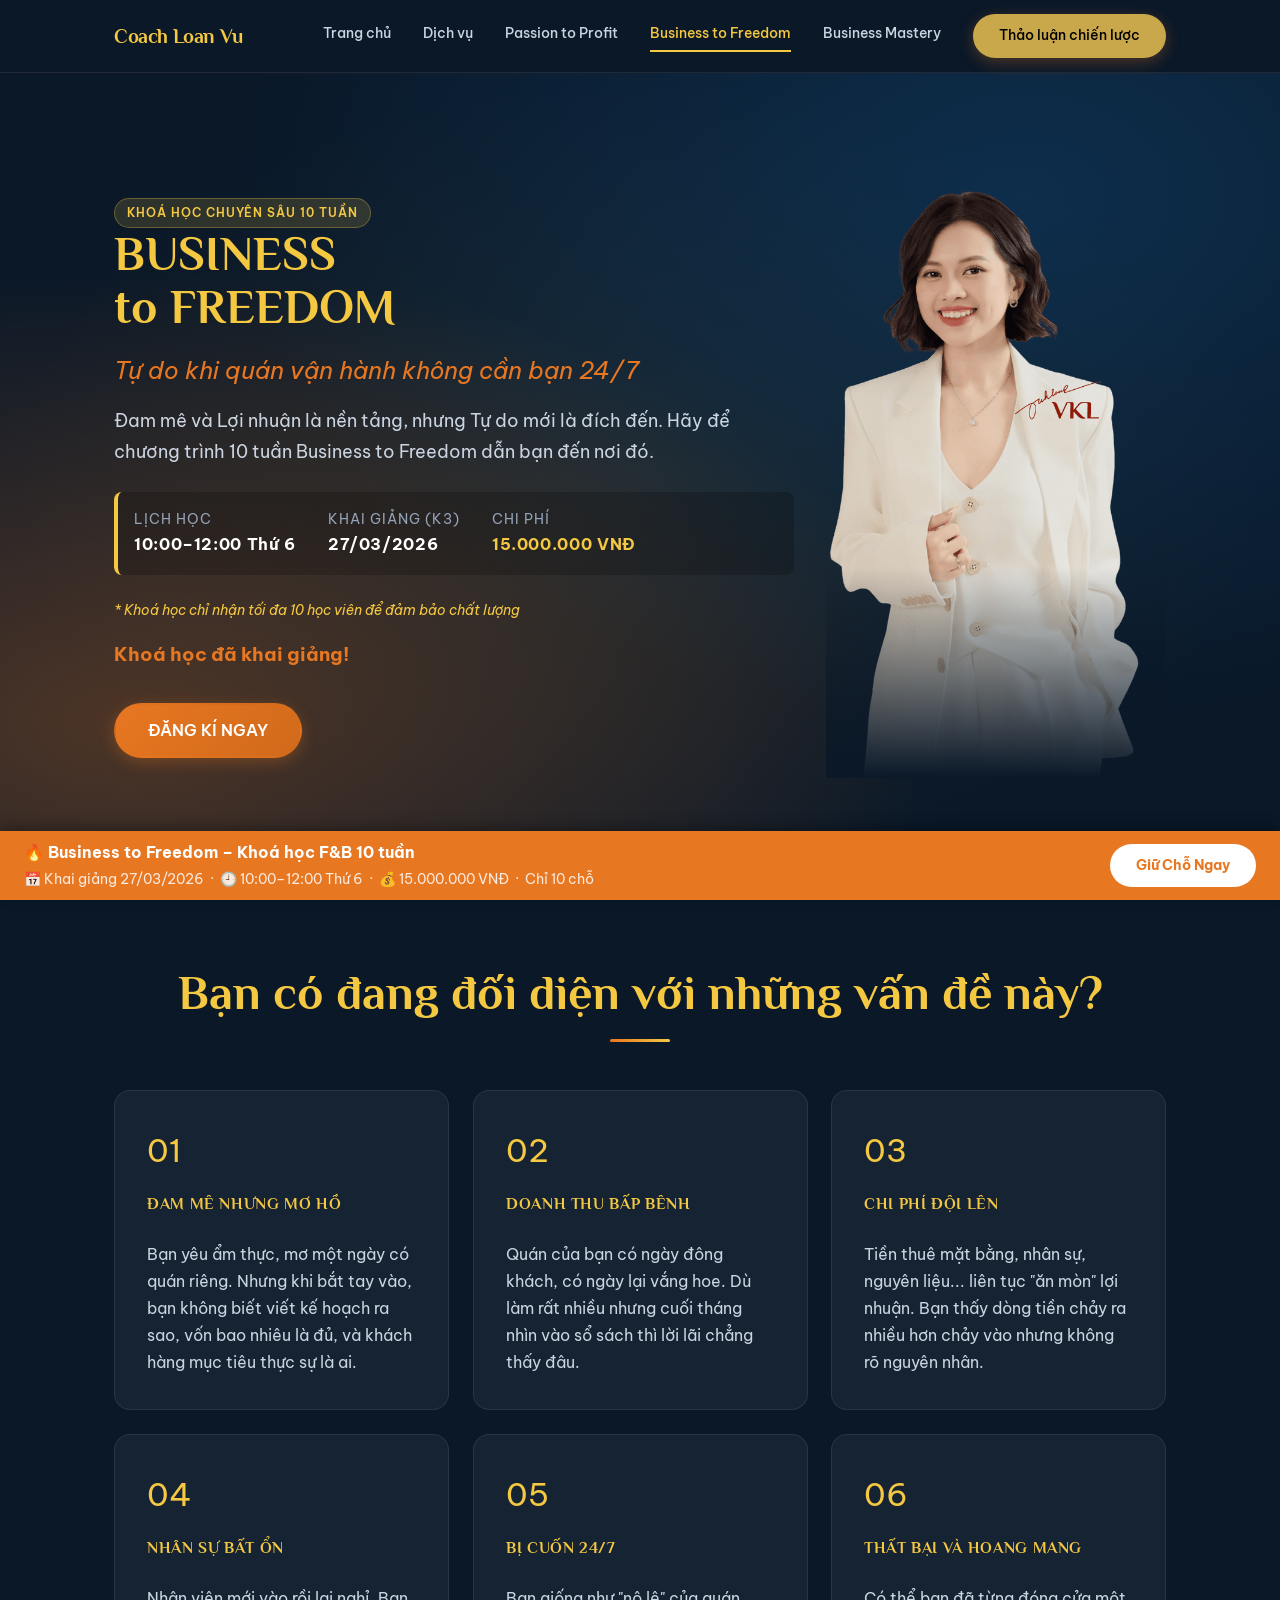
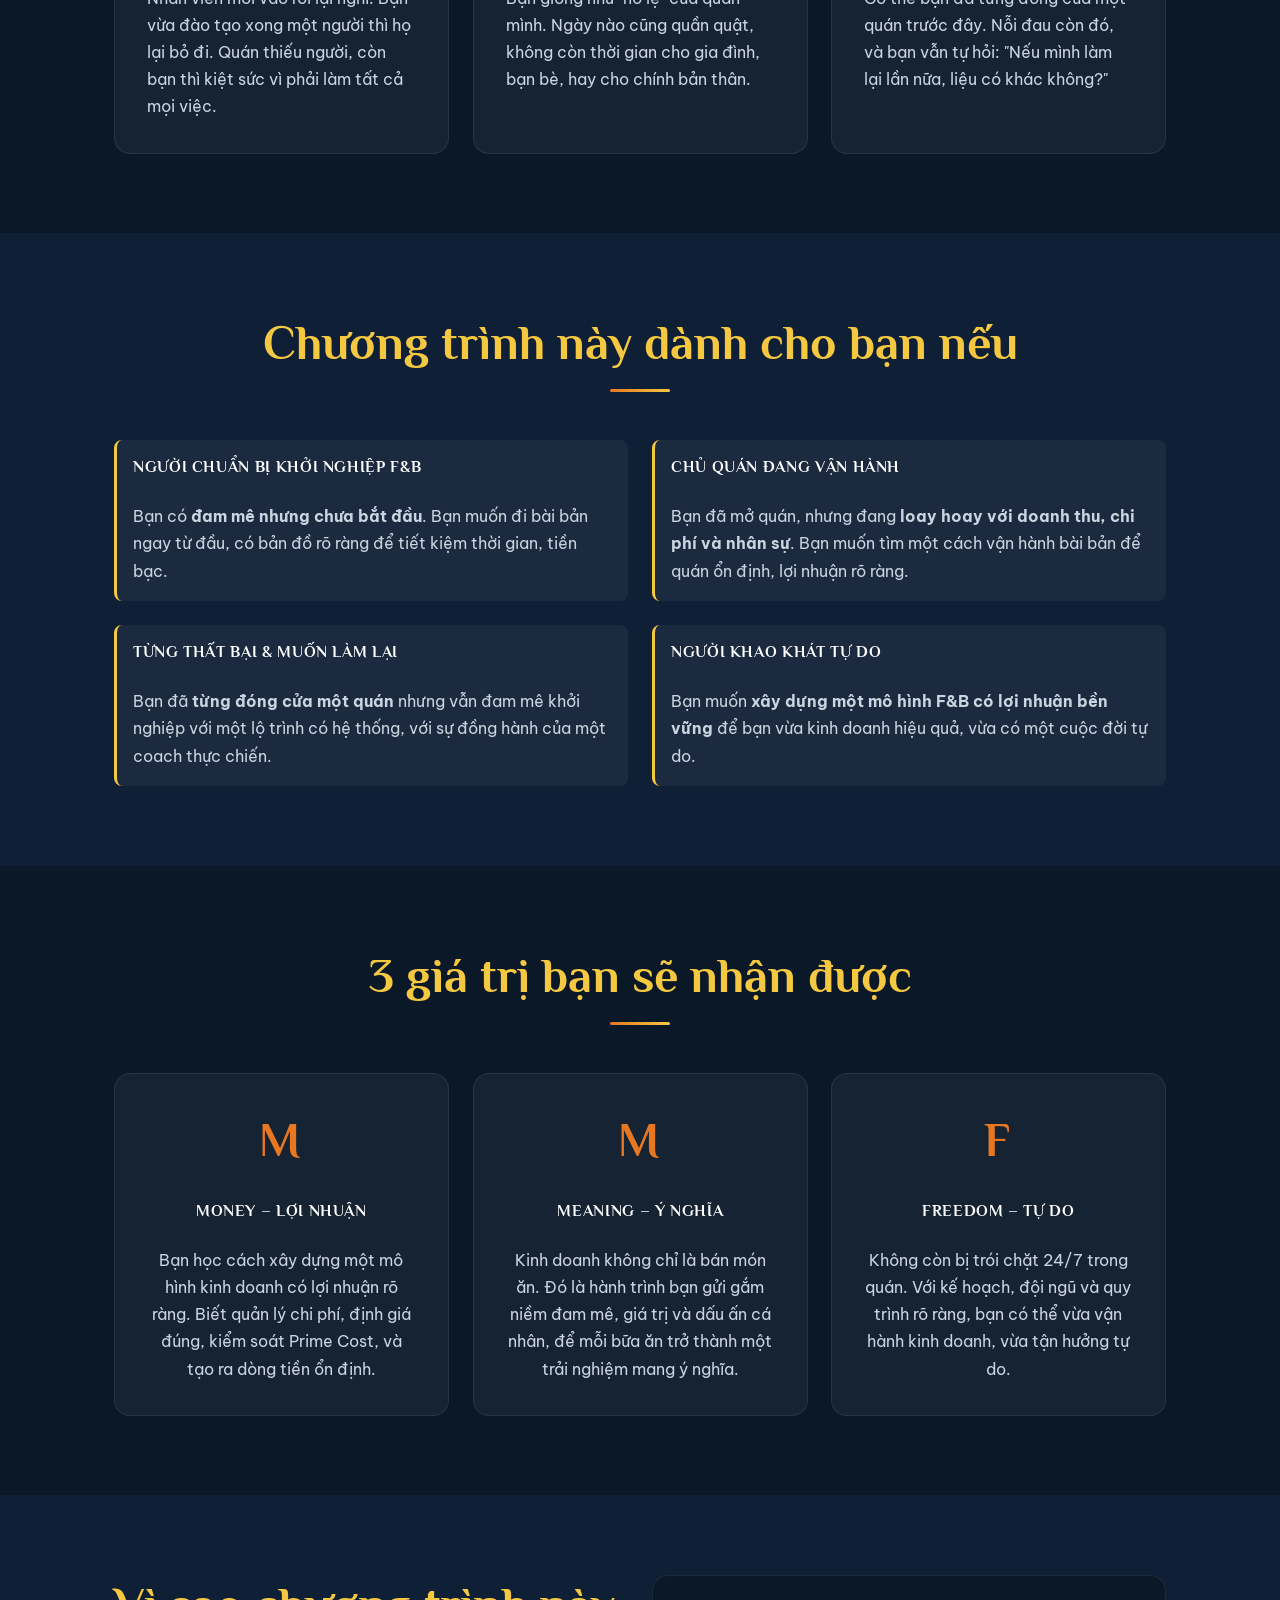
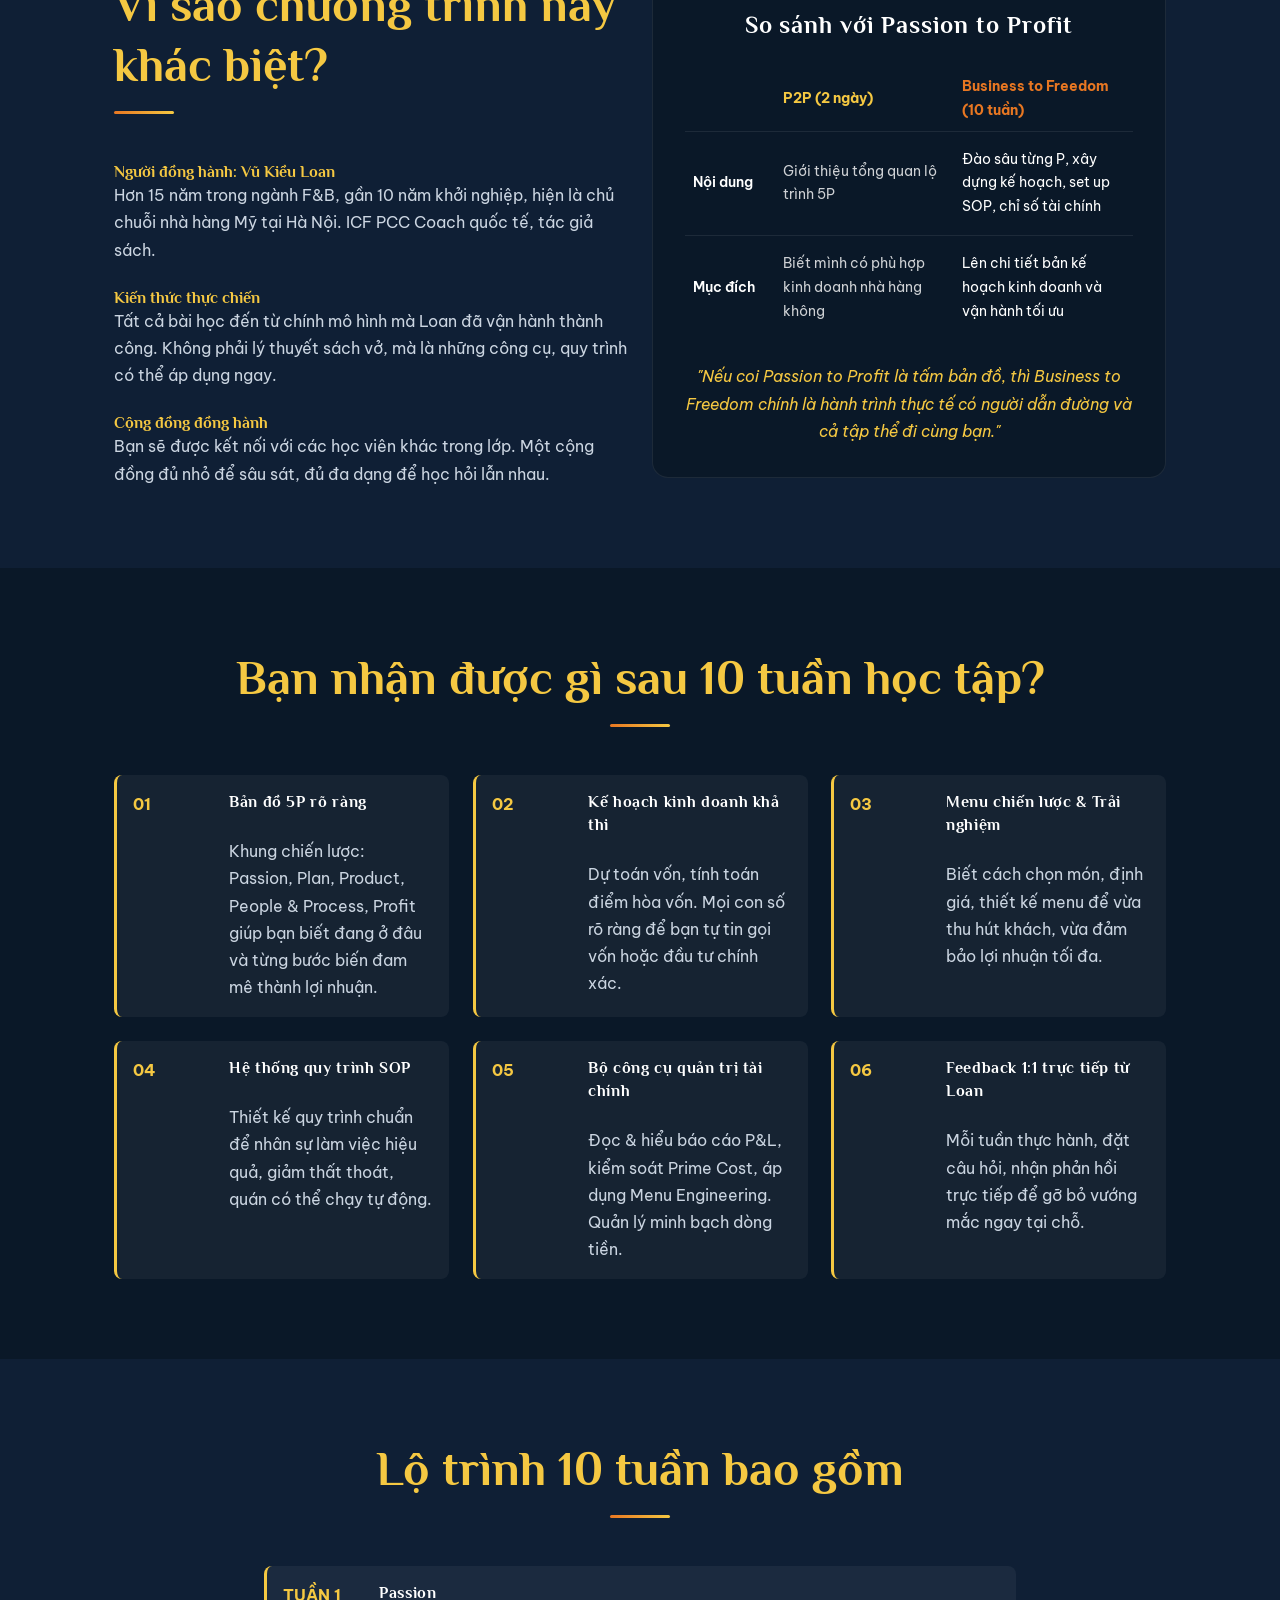
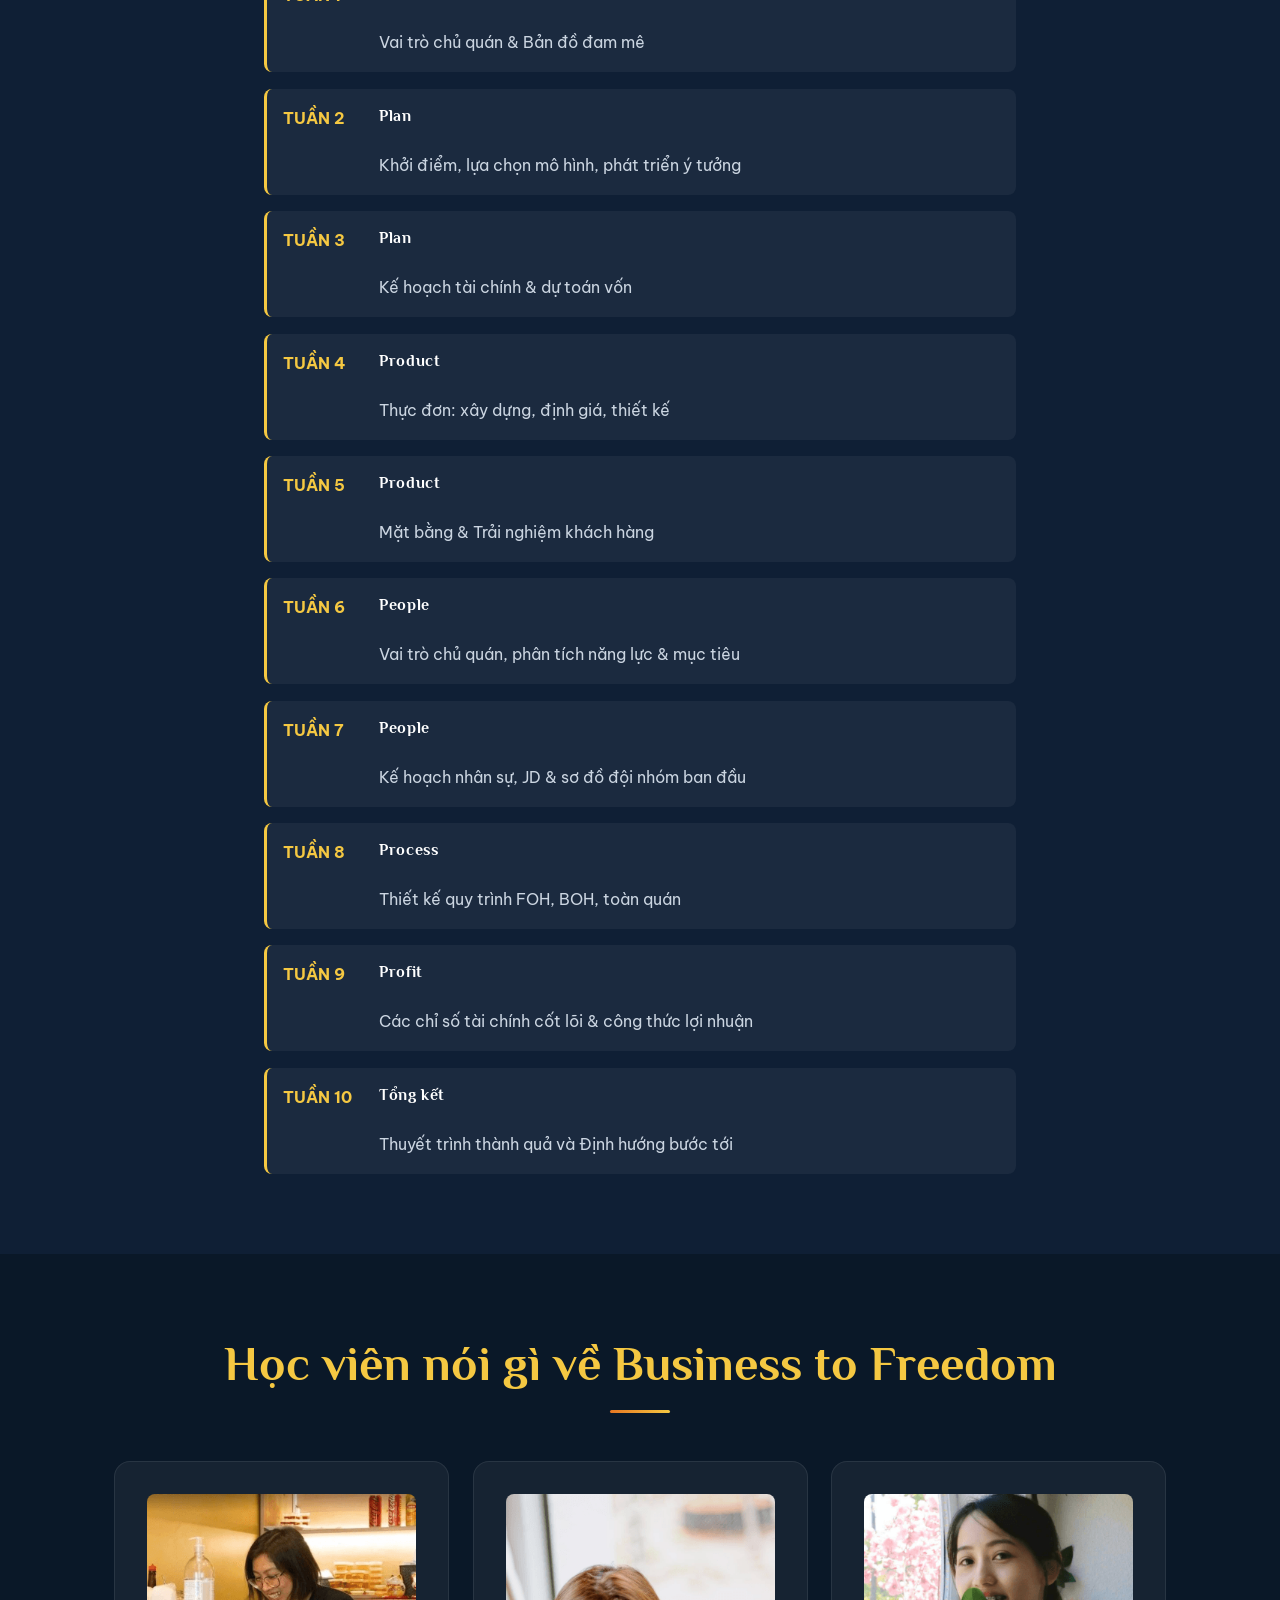
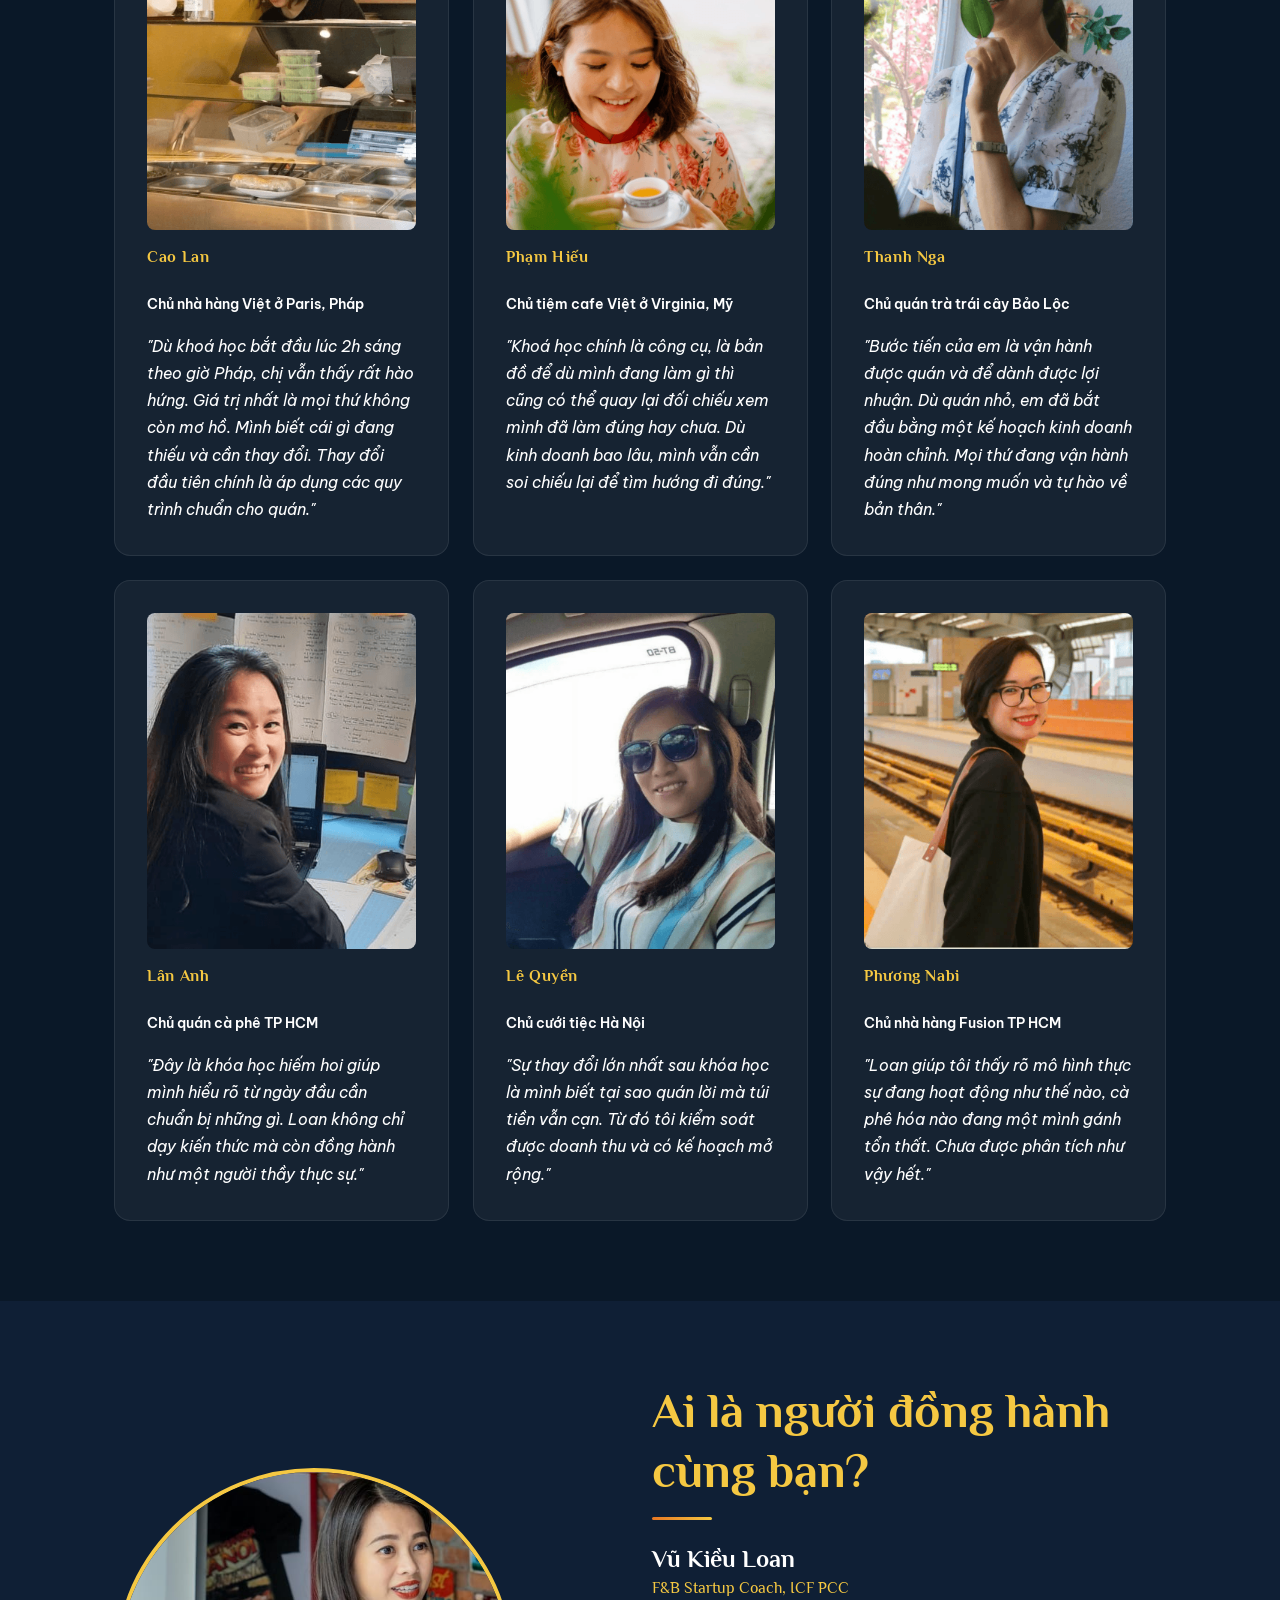
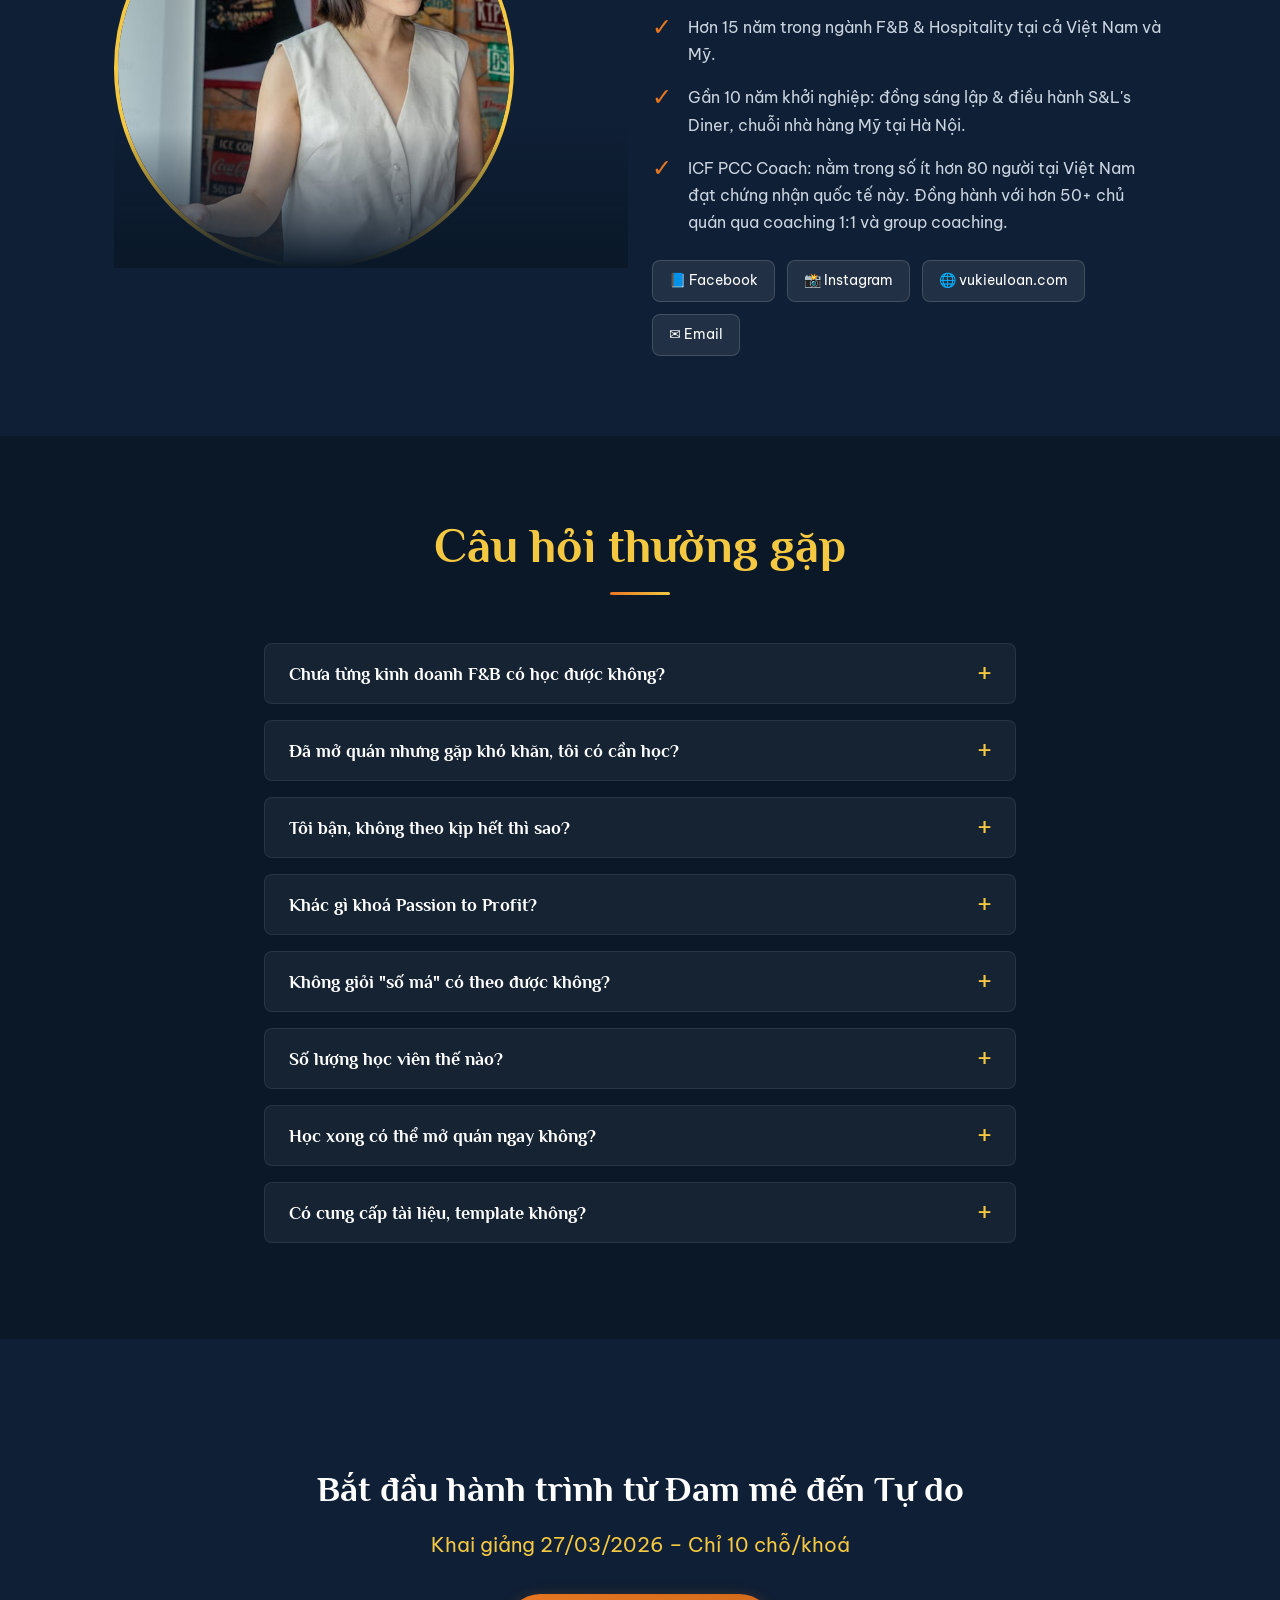
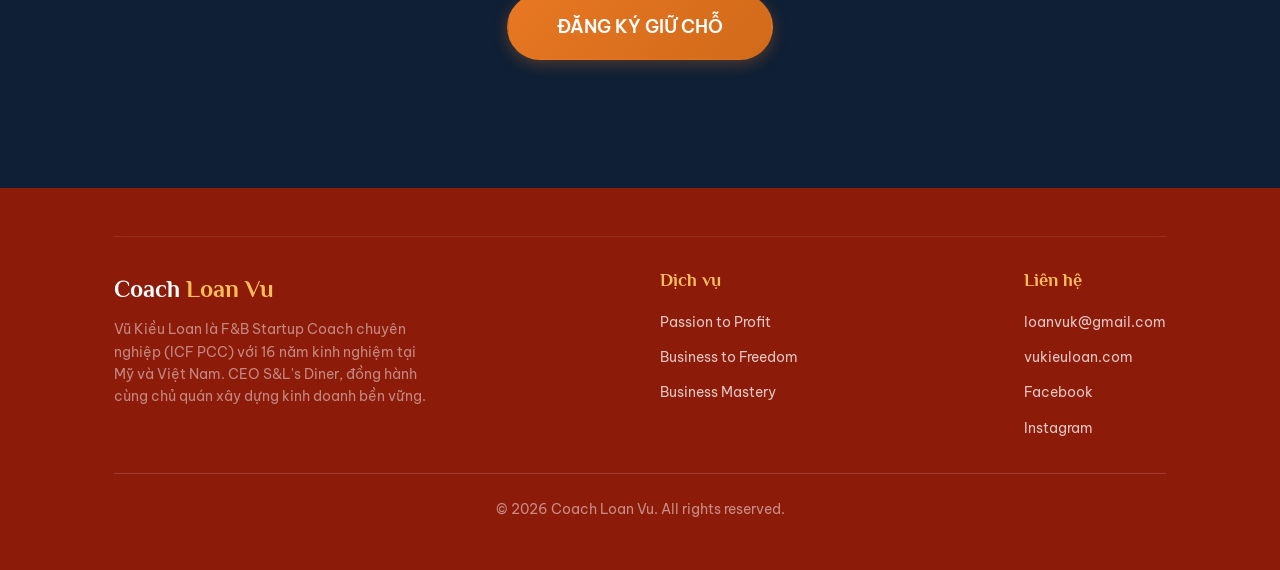
<file: dich-vu-2.html>
<!DOCTYPE html>
<html lang="vi">

<head>
    <meta charset="UTF-8">
    <meta name="viewport" content="width=device-width, initial-scale=1.0">
    <title>Business to Freedom – Coaching F&B | Coach Loan Vũ</title>
    <meta name="description"
        content="Khoá học F&B chuyên sâu 10 tuần online giúp bạn xây dựng hệ thống vận hành, thoát khỏi bán sức lao động và sống tự do.">
    <link rel="canonical" href="https://www.vukieuloan.com/dich-vu-2.html">
    <meta name="theme-color" content="#0a0a0a">

    <!-- Open Graph / Social -->
    <meta property="og:type" content="website">
    <meta property="og:locale" content="vi_VN">
    <meta property="og:site_name" content="Coach Loan Vũ">
    <meta property="og:title" content="Business to Freedom – Coaching F&B | Coach Loan Vũ">
    <meta property="og:description" content="Khoá học F&B chuyên sâu 10 tuần online giúp bạn xây dựng hệ thống vận hành, thoát khỏi bán sức lao động và sống tự do.">
    <meta property="og:image" content="https://www.vukieuloan.com/assets/dv2/hero-coach.png">
    <meta property="og:url" content="https://www.vukieuloan.com/dich-vu-2.html">
    <meta name="twitter:card" content="summary_large_image">

    <link rel="icon" type="image/png" href="assets/favicon-32.png">
    <link rel="apple-touch-icon" href="assets/apple-touch-icon.png">

    <!-- Fonts: preconnect + non-blocking -->
    <link rel="preconnect" href="https://fonts.googleapis.com">
    <link rel="preconnect" href="https://fonts.gstatic.com" crossorigin>
    <link href="https://fonts.googleapis.com/css2?family=Philosopher:ital,wght@0,400;0,700;1,400;1,700&family=Be+Vietnam+Pro:wght@300;400;500;600;700&display=swap" rel="stylesheet">
    <link rel="preload" as="image" href="assets/dv2/hero-coach.png" fetchpriority="high">

    <link rel="stylesheet" href="css/style.css">
    <style>
        /* ── Dark premium theme cho Dịch vụ 2 ── */
        html,
        body {
            overflow-x: hidden;
            max-width: 100%;
        }

        :root {
            --b2f-navy: #0f1f35;
            --b2f-gold: #F5C842;
            --b2f-orange: #E87722;
            --b2f-card: rgba(255, 255, 255, 0.05);
            --b2f-border: rgba(255, 255, 255, 0.08);
            --b2f-glow: rgba(232, 119, 34, 0.15);
            --b2f-easing: cubic-bezier(0.25, 1, 0.5, 1);
        }

        body {
            background: var(--b2f-navy);
            color: #CBD5E1;
        }

        h1,
        h2,
        h3,
        h4 {
            color: var(--b2f-gold);
        }

        p {
            color: #CBD5E1;
        }

        .site-header {
            background: #0a1828;
            border-bottom: 1px solid var(--b2f-border);
        }

        .nav-logo,
        .nav-logo span {
            color: var(--b2f-gold);
        }

        .nav-links a {
            color: #CBD5E1;
        }

        .nav-links a.active,
        .nav-links a:hover {
            color: var(--b2f-gold);
        }

        .nav-links a::after {
            background: var(--b2f-gold);
        }

        .btn-primary {
            background: linear-gradient(135deg, var(--b2f-orange), #d06a1a);
            color: #fff;
            box-shadow: 0 4px 15px rgba(232, 119, 34, 0.3);
            transition: all 0.35s var(--b2f-easing);
        }

        .btn-primary:hover {
            background: linear-gradient(135deg, #d06a1a, var(--b2f-orange));
            color: #fff;
            box-shadow: 0 6px 25px rgba(232, 119, 34, 0.45);
            transform: translateY(-2px);
        }

        .badge {
            background: rgba(245, 200, 66, 0.15);
            color: var(--b2f-gold);
            border: 1px solid rgba(245, 200, 66, 0.3);
        }

        /* Helpers */
        .b2f-section {
            padding-block: var(--space-20);
            overflow: hidden;
        }

        /* Mobile section padding */
        @media(max-width: 600px) {
            .b2f-section {
                padding-inline: var(--space-4);
            }

            .container {
                padding-inline: var(--space-4);
            }

            .hero-section-bg {
                padding-inline: var(--space-4);
            }

            .hero-content h1 {
                font-size: clamp(2rem, 8vw, 2.8rem);
            }

            .faq-q {
                padding: var(--space-3) var(--space-4);
                font-size: var(--text-base);
            }

            .faq-a {
                padding: 0 var(--space-4);
            }

            .b2f-card {
                padding: var(--space-4);
            }

            .btn-primary,
            .btn {
                display: block;
                white-space: normal;
                text-align: center;
                max-width: calc(100% - 2rem);
                box-sizing: border-box;
                margin-left: auto;
                margin-right: auto;
                line-height: 1.4;
            }
        }

        .b2f-section.alt {
            background: #0a1828;
        }

        .section-header {
            position: relative;
            z-index: 1;
        }

        .section-header p {
            color: #94A3B8;
        }

        .b2f-divider {
            width: 60px;
            height: 3px;
            background: linear-gradient(90deg, var(--b2f-orange), var(--b2f-gold));
            margin-block: var(--space-4);
            border-radius: var(--radius-full);
        }

        .section-header .b2f-divider {
            margin-inline: auto;
        }

        /* Card styles – Professional with gradient top */
        .b2f-card {
            background: var(--b2f-card);
            border: 1px solid var(--b2f-border);
            border-radius: var(--radius-lg);
            padding: var(--space-8);
            transition: all 0.35s var(--b2f-easing);
            position: relative;
            overflow: hidden;
        }
        .b2f-card::before {
            content: '';
            position: absolute;
            top: 0; left: 0; right: 0;
            height: 3px;
            background: linear-gradient(90deg, var(--b2f-orange), var(--b2f-gold));
            opacity: 0;
            transition: opacity 0.35s var(--b2f-easing);
        }

        .b2f-card:hover {
            border-color: rgba(245, 200, 66, 0.25);
            transform: translateY(-4px);
            box-shadow: 0 12px 35px rgba(0,0,0,0.3), 0 0 20px var(--b2f-glow);
        }
        .b2f-card:hover::before {
            opacity: 1;
        }

        .b2f-card-icon {
            font-size: 2rem;
            color: var(--b2f-gold);
            margin-bottom: var(--space-4);
        }

        /* Hero */
        .hero {
            display: grid;
            grid-template-columns: 2fr 1fr;
            gap: var(--space-8);
            align-items: center;
        }

        .hero-section-bg {
            background:
                radial-gradient(ellipse at 10% 80%, rgba(232, 119, 34, 0.30) 0%, transparent 50%),
                radial-gradient(ellipse at 80% 15%, rgba(15, 60, 100, 0.60) 0%, transparent 55%),
                radial-gradient(ellipse at 50% 50%, rgba(245, 200, 66, 0.07) 0%, transparent 70%),
                #0a1828;
            min-height: 90vh;
            display: flex;
            align-items: center;
        }

        .hero-content h1 {
            line-height: 1.1;
            margin-bottom: var(--space-4);
        }

        .hero-tagline {
            font-size: var(--text-2xl);
            color: var(--b2f-orange);
            font-style: italic;
            margin-bottom: var(--space-4);
        }

        .hero-info {
            display: flex;
            gap: var(--space-8);
            flex-wrap: wrap;
            margin-block: var(--space-6);
            background: rgba(0, 0, 0, 0.2);
            padding: var(--space-4);
            border-radius: var(--radius-md);
            border-left: 4px solid var(--b2f-gold);
        }

        .hero-info-item span:first-child {
            display: block;
            font-size: var(--text-sm);
            color: #94A3B8;
            text-transform: uppercase;
            letter-spacing: 1px;
        }

        .hero-info-item span:last-child {
            font-weight: 700;
            color: #fff;
            text-shadow: none;
        }

        .hero-img-wrap {
            text-align: center;
            position: relative;
        }

        .hero-img-wrap::after {
            content: '';
            position: absolute;
            bottom: 0;
            left: 0;
            right: 0;
            height: 35%;
            background: linear-gradient(to top, #0a1828 0%, transparent 100%);
            pointer-events: none;
        }

        .hero-img {
            border-radius: var(--radius-lg);
            max-height: 600px;
            object-fit: contain;
        }

        /* Pain Points */
        .pain-grid {
            display: grid;
            grid-template-columns: repeat(auto-fit, minmax(300px, 1fr));
            gap: var(--space-6);
        }

        .pain-card h4 {
            color: #fff;
            margin-bottom: var(--space-2);
        }

        /* Stats / Target */
        .target-grid {
            display: grid;
            grid-template-columns: repeat(2, 1fr);
            gap: var(--space-6);
        }

        /* Curriculum / Lộ trình */
        .timeline {
            display: flex;
            flex-direction: column;
            gap: var(--space-4);
        }

        .timeline-item {
            display: flex;
            gap: var(--space-4);
            background: var(--b2f-card);
            padding: var(--space-4);
            border-radius: var(--radius-md);
            border-left: 3px solid var(--b2f-gold);
            transition: all 0.35s var(--b2f-easing);
        }
        .timeline-item:hover {
            border-left-color: var(--b2f-orange);
            box-shadow: 0 8px 25px rgba(0,0,0,0.25), 0 0 15px var(--b2f-glow);
            transform: translateX(4px);
        }

        .timeline-week {
            font-weight: 700;
            color: var(--b2f-gold);
            min-width: 80px;
            text-transform: uppercase;
        }

        /* Testimonials */
        .testi-img-wrap {
            width: 100%;
            aspect-ratio: 4/5;
            overflow: hidden;
            border-radius: var(--radius-md);
            margin-bottom: var(--space-4);
        }

        .testi-img {
            width: 100%;
            height: 100%;
            object-fit: cover;
            object-position: center;
            display: block;
        }

        .testi-quote {
            font-style: italic;
            color: #fff;
        }

        /* FAQ */
        @media(max-width:768px) {
            .pain-card {
                padding: var(--space-4);
            }

            .timeline-item {
                padding: var(--space-4);
                gap: var(--space-4);
            }

            .hero-content h1 {
                font-size: clamp(2rem, 8vw, 2.5rem);
            }
        }

        @media(max-width:640px) {
            .target-grid {
                grid-template-columns: 1fr;
            }
        }

        .faq-item {
            background: var(--b2f-card);
            border: 1px solid var(--b2f-border);
            border-radius: var(--radius-md);
            margin-bottom: var(--space-4);
            overflow: hidden;
        }

        .faq-q {
            width: 100%;
            text-align: left;
            padding: var(--space-4) var(--space-6);
            background: transparent;
            border: none;
            color: #fff;
            font-size: var(--text-lg);
            font-weight: 600;
            font-family: var(--font-heading);
            cursor: pointer;
            display: flex;
            justify-content: space-between;
            align-items: center;
        }

        .faq-q::after {
            content: '+';
            font-size: 1.5rem;
            color: var(--b2f-gold);
            transition: transform var(--transition);
        }

        .faq-item.open .faq-q::after {
            transform: rotate(45deg);
        }

        .faq-a {
            padding: 0 var(--space-6);
            max-height: 0;
            overflow: hidden;
            transition: all 0.3s ease;
        }

        .faq-item.open .faq-a {
            padding-bottom: var(--space-4);
            max-height: 500px;
        }

        /* ── Box Headings Adjustment ── */
        .b2f-card h3, .b2f-card h4, 
        .timeline-item h4,
        .pricing-card h3, .pricing-card h4,
        .pain-card h4,
        .target-card h3,
        .hero-info-item span:last-child {
            letter-spacing: 0.04em;
            margin-bottom: var(--space-6) !important;
            line-height: 1.45;
        }

        /* Sticky CTA */
        .sticky-cta {
            position: fixed;
            bottom: 0;
            left: 0;
            right: 0;
            background: var(--b2f-orange);
            color: #fff;
            padding: var(--space-2) var(--space-6);
            display: flex;
            justify-content: space-between;
            align-items: center;
            gap: var(--space-4);
            z-index: 100;
            box-shadow: 0 -4px 12px rgba(0, 0, 0, 0.3);
        }

        .sticky-cta-info {
            display: flex;
            flex-direction: column;
        }

        .sticky-cta-title {
            color: #fff;
            font-weight: 700;
            font-size: var(--text-base);
        }

        .sticky-cta-meta {
            color: rgba(255, 255, 255, 0.85);
            font-size: var(--text-sm);
            margin-top: 2px;
        }

        .sticky-cta .btn {
            background: #fff;
            color: var(--b2f-orange);
            padding: var(--space-2) var(--space-6);
            font-size: var(--text-sm);
            white-space: nowrap;
            flex-shrink: 0;
            font-weight: 700;
        }

        .sticky-cta .btn:hover {
            background: #f0f0f0;
            transform: translateY(-2px);
        }

        @media (max-width: 768px) {
            .hero {
                grid-template-columns: 1fr;
            }

            .target-grid {
                grid-template-columns: 1fr;
            }

            .hero-info {
                flex-direction: column;
                gap: var(--space-4);
            }

            body {
                padding-bottom: 70px;
                /* space for sticky cta */
            }

            .sticky-cta {
                padding: var(--space-2) var(--space-4);
            }

            .sticky-cta-title {
                font-size: var(--text-sm);
                line-height: 1.4;
            }

            .sticky-cta-meta {
                font-size: 0.75rem;
            }

            .sticky-cta .btn {
                padding: 6px 16px;
                font-size: var(--text-xs);
            }
        }

        @media(max-width:640px) {
            .sticky-cta {
                flex-wrap: wrap;
                justify-content: center;
                text-align: center;
            }

            .sticky-cta-info {
                width: 100%;
                align-items: center;
            }
        }
    </style>
</head>

<body>

    <!-- Header -->
    <site-header></site-header>

    <main>
        <!-- Section 1: Hero -->
        <section class="b2f-section hero-section-bg">
            <div class="container">
                <div class="hero">
                    <div class="hero-content">
                        <span class="badge">Khoá học Chuyên sâu 10 tuần</span>
                        <h1>BUSINESS<br>to FREEDOM</h1>
                        <p class="hero-tagline">Tự do khi quán vận hành không cần bạn 24/7</p>
                        <p style="font-size:var(--text-lg)">Đam mê và Lợi nhuận là nền tảng, nhưng Tự do mới là đích
                            đến. Hãy để chương trình 10 tuần Business to Freedom dẫn bạn đến nơi đó.</p>

                        <div class="hero-info">
                            <div class="hero-info-item">
                                <span>Lịch học</span>
                                <span>10:00–12:00 Thứ 6</span>
                            </div>
                            <div class="hero-info-item">
                                <span>Khai giảng (K3)</span>
                                <span>27/03/2026</span>
                            </div>
                            <div class="hero-info-item">
                                <span>Chi phí</span>
                                <span style="color:var(--b2f-gold)">15.000.000 VNĐ</span>
                            </div>
                        </div>
                        <p style="font-size: var(--text-sm); font-style: italic; color: var(--b2f-gold)">* Khoá học chỉ
                            nhận tối đa 10 học viên để đảm bảo chất lượng</p>

                        <!-- Countdown Timer -->
                        <div id="countdown-timer"
                            style="margin-top:var(--space-4); margin-bottom:var(--space-4); display:flex; gap:10px; text-align:center;">
                            <div style="background:rgba(255,255,255,0.1); padding:10px 15px; border-radius:8px;">
                                <div id="cd-days"
                                    style="font-family:var(--font-heading); font-size:2rem; color:var(--b2f-gold); line-height:1;">
                                    00</div>
                                <div style="font-size:0.75rem; text-transform:uppercase; color:rgba(255,255,255,0.7);">
                                    Ngày</div>
                            </div>
                            <div style="background:rgba(255,255,255,0.1); padding:10px 15px; border-radius:8px;">
                                <div id="cd-hours"
                                    style="font-family:var(--font-heading); font-size:2rem; color:var(--b2f-gold); line-height:1;">
                                    00</div>
                                <div style="font-size:0.75rem; text-transform:uppercase; color:rgba(255,255,255,0.7);">
                                    Giờ</div>
                            </div>
                            <div style="background:rgba(255,255,255,0.1); padding:10px 15px; border-radius:8px;">
                                <div id="cd-mins"
                                    style="font-family:var(--font-heading); font-size:2rem; color:var(--b2f-gold); line-height:1;">
                                    00</div>
                                <div style="font-size:0.75rem; text-transform:uppercase; color:rgba(255,255,255,0.7);">
                                    Phút</div>
                            </div>
                            <div style="background:rgba(255,255,255,0.1); padding:10px 15px; border-radius:8px;">
                                <div id="cd-secs"
                                    style="font-family:var(--font-heading); font-size:2rem; color:var(--b2f-orange); line-height:1;">
                                    00</div>
                                <div style="font-size:0.75rem; text-transform:uppercase; color:rgba(255,255,255,0.7);">
                                    Giây</div>
                            </div>
                        </div>

                        <a href="lien-he.html" class="btn btn-primary" style="margin-top: var(--space-4)">ĐĂNG KÍ
                            NGAY</a>
                    </div>
                    <div class="hero-img-wrap">
                        <img src="assets/dv2/hero-coach.png" alt="Coach Loan Vũ" class="hero-img" fetchpriority="high" decoding="async">
                    </div>
                </div><!-- /.hero -->
            </div><!-- /.container -->
        </section>

        <!-- Section 2: Pain Points -->
        <section class="b2f-section alt">
            <div class="container">
                <div class="section-header">
                    <h2>Bạn có đang đối diện với những vấn đề này?</h2>
                    <div class="b2f-divider"></div>
                </div>
                <div class="pain-grid">
                    <div class="b2f-card" data-reveal>
                        <div class="b2f-card-icon">01</div>
                        <h4>ĐAM MÊ NHƯNG MƠ HỒ</h4>
                        <p>Bạn yêu ẩm thực, mơ một ngày có quán riêng. Nhưng khi bắt tay vào, bạn không biết viết kế
                            hoạch ra sao, vốn bao nhiêu là đủ, và khách hàng mục tiêu thực sự là ai.</p>
                    </div>
                    <div class="b2f-card" data-reveal>
                        <div class="b2f-card-icon">02</div>
                        <h4>DOANH THU BẤP BÊNH</h4>
                        <p>Quán của bạn có ngày đông khách, có ngày lại vắng hoe. Dù làm rất nhiều nhưng cuối tháng nhìn
                            vào sổ sách thì lời lãi chẳng thấy đâu.</p>
                    </div>
                    <div class="b2f-card" data-reveal>
                        <div class="b2f-card-icon">03</div>
                        <h4>CHI PHÍ ĐỘI LÊN</h4>
                        <p>Tiền thuê mặt bằng, nhân sự, nguyên liệu... liên tục "ăn mòn" lợi nhuận. Bạn thấy dòng tiền
                            chảy ra nhiều hơn chảy vào nhưng không rõ nguyên nhân.</p>
                    </div>
                    <div class="b2f-card" data-reveal>
                        <div class="b2f-card-icon">04</div>
                        <h4>NHÂN SỰ BẤT ỔN</h4>
                        <p>Nhân viên mới vào rồi lại nghỉ. Bạn vừa đào tạo xong một người thì họ lại bỏ đi. Quán thiếu
                            người, còn bạn thì kiệt sức vì phải làm tất cả mọi việc.</p>
                    </div>
                    <div class="b2f-card" data-reveal>
                        <div class="b2f-card-icon">05</div>
                        <h4>BỊ CUỐN 24/7</h4>
                        <p>Bạn giống như "nô lệ" của quán mình. Ngày nào cũng quần quật, không còn thời gian cho gia
                            đình, bạn bè, hay cho chính bản thân.</p>
                    </div>
                    <div class="b2f-card" data-reveal>
                        <div class="b2f-card-icon">06</div>
                        <h4>THẤT BẠI VÀ HOANG MANG</h4>
                        <p>Có thể bạn đã từng đóng cửa một quán trước đây. Nỗi đau còn đó, và bạn vẫn tự hỏi: "Nếu mình
                            làm lại lần nữa, liệu có khác không?"</p>
                    </div>
                </div>
            </div>
        </section>

        <!-- Section 3: Đối tượng -->
        <section class="b2f-section">
            <div class="container">
                <div class="section-header">
                    <h2>Chương trình này dành cho bạn nếu</h2>
                    <div class="b2f-divider"></div>
                </div>
                <div class="target-grid">
                    <div class="timeline-item" data-reveal>
                        <div>
                            <h4 style="color:#fff; margin-bottom:8px;">NGƯỜI CHUẨN BỊ KHỞI NGHIỆP F&B</h4>
                            <p>Bạn có <strong>đam mê nhưng chưa bắt đầu</strong>. Bạn muốn đi bài bản ngay từ đầu, có
                                bản đồ rõ ràng để tiết kiệm thời gian, tiền bạc.</p>
                        </div>
                    </div>
                    <div class="timeline-item" data-reveal>
                        <div>
                            <h4 style="color:#fff; margin-bottom:8px;">CHỦ QUÁN ĐANG VẬN HÀNH</h4>
                            <p>Bạn đã mở quán, nhưng đang <strong>loay hoay với doanh thu, chi phí và nhân sự</strong>.
                                Bạn muốn tìm một cách vận hành bài bản để quán ổn định, lợi nhuận rõ ràng.</p>
                        </div>
                    </div>
                    <div class="timeline-item" data-reveal>
                        <div>
                            <h4 style="color:#fff; margin-bottom:8px;">TỪNG THẤT BẠI & MUỐN LÀM LẠI</h4>
                            <p>Bạn đã <strong>từng đóng cửa một quán</strong> nhưng vẫn đam mê khởi nghiệp với một lộ
                                trình có hệ thống, với sự đồng hành của một coach thực chiến.</p>
                        </div>
                    </div>
                    <div class="timeline-item" data-reveal>
                        <div>
                            <h4 style="color:#fff; margin-bottom:8px;">NGƯỜI KHAO KHÁT TỰ DO</h4>
                            <p>Bạn muốn <strong>xây dựng một mô hình F&B có lợi nhuận bền vững</strong> để bạn vừa kinh
                                doanh hiệu quả, vừa có một cuộc đời tự do.</p>
                        </div>
                    </div>
                </div>
            </div>
        </section>

        <!-- Section 4: Lợi ích -->
        <section class="b2f-section alt">
            <div class="container">
                <div class="section-header">
                    <h2>3 giá trị bạn sẽ nhận được</h2>
                    <div class="b2f-divider"></div>
                </div>
                <div
                    style="display:grid; grid-template-columns: repeat(auto-fit, minmax(300px, 1fr)); gap: var(--space-6);">
                    <div class="b2f-card" data-reveal style="text-align: center;">
                        <h3 style="color:var(--b2f-orange); font-size:3rem; margin-bottom:var(--space-4)">M</h3>
                        <h4 style="color:#fff">MONEY – LỢI NHUẬN</h4>
                        <p>Bạn học cách xây dựng một mô hình kinh doanh có lợi nhuận rõ ràng. Biết quản lý chi phí, định
                            giá đúng, kiểm soát Prime Cost, và tạo ra dòng tiền ổn định.</p>
                    </div>
                    <div class="b2f-card" data-reveal style="text-align: center;">
                        <h3 style="color:var(--b2f-orange); font-size:3rem; margin-bottom:var(--space-4)">M</h3>
                        <h4 style="color:#fff">MEANING – Ý NGHĨA</h4>
                        <p>Kinh doanh không chỉ là bán món ăn. Đó là hành trình bạn gửi gắm niềm đam mê, giá trị và dấu
                            ấn cá nhân, để mỗi bữa ăn trở thành một trải nghiệm mang ý nghĩa.</p>
                    </div>
                    <div class="b2f-card" data-reveal style="text-align: center;">
                        <h3 style="color:var(--b2f-orange); font-size:3rem; margin-bottom:var(--space-4)">F</h3>
                        <h4 style="color:#fff">FREEDOM – TỰ DO</h4>
                        <p>Không còn bị trói chặt 24/7 trong quán. Với kế hoạch, đội ngũ và quy trình rõ ràng, bạn có
                            thể vừa vận hành kinh doanh, vừa tận hưởng tự do.</p>
                    </div>
                </div>
            </div>
        </section>

        <!-- Section 5 & 6: Khác biệt & So sánh -->
        <section class="b2f-section">
            <div class="container">
                <div class="target-grid" style="align-items: start;">
                    <div>
                        <div class="section-header" style="text-align:left;">
                            <h2>Vì sao chương trình này khác biệt?</h2>
                            <div class="b2f-divider" style="margin-left:0;"></div>
                        </div>
                        <ul style="display:flex; flex-direction:column; gap:var(--space-6);">
                            <li>
                                <h4 style="color:var(--b2f-gold)">Người đồng hành: Vũ Kiều Loan</h4>
                                <p>Hơn 15 năm trong ngành F&B, gần 10 năm khởi nghiệp, hiện là chủ chuỗi nhà hàng Mỹ tại
                                    Hà Nội. ICF PCC Coach quốc tế, tác giả sách.</p>
                            </li>
                            <li>
                                <h4 style="color:var(--b2f-gold)">Kiến thức thực chiến</h4>
                                <p>Tất cả bài học đến từ chính mô hình mà Loan đã vận hành thành công. Không phải lý
                                    thuyết sách vở, mà là những công cụ, quy trình có thể áp dụng ngay.</p>
                            </li>
                            <li>
                                <h4 style="color:var(--b2f-gold)">Cộng đồng đồng hành</h4>
                                <p>Bạn sẽ được kết nối với các học viên khác trong lớp. Một cộng đồng đủ nhỏ để sâu sát,
                                    đủ đa dạng để học hỏi lẫn nhau.</p>
                            </li>
                        </ul>
                    </div>
                    <div>
                        <div class="b2f-card" style="background:#0a1828;">
                            <h3 style="color:#fff; text-align:center; margin-bottom:var(--space-6)">So sánh với Passion
                                to Profit</h3>

                            <table style="width:100%; border-collapse:collapse; color:#fff; font-size:var(--text-sm)">
                                <tr>
                                    <th
                                        style="padding:var(--space-2); border-bottom:1px solid var(--b2f-border); text-align:left; color:#94A3B8; width:20%">
                                    </th>
                                    <th
                                        style="padding:var(--space-2); border-bottom:1px solid var(--b2f-border); text-align:left; color:var(--b2f-gold); width:40%">
                                        P2P (2 ngày)</th>
                                    <th
                                        style="padding:var(--space-2); border-bottom:1px solid var(--b2f-border); text-align:left; color:var(--b2f-orange); width:40%">
                                        Business to Freedom (10 tuần)</th>
                                </tr>
                                <tr>
                                    <td
                                        style="padding:var(--space-4) var(--space-2); border-bottom:1px solid var(--b2f-border); font-weight:600;">
                                        Nội dung</td>
                                    <td
                                        style="padding:var(--space-4) var(--space-2); border-bottom:1px solid var(--b2f-border); opacity:0.8;">
                                        Giới thiệu tổng quan lộ trình 5P</td>
                                    <td
                                        style="padding:var(--space-4) var(--space-2); border-bottom:1px solid var(--b2f-border);">
                                        Đào sâu từng P, xây dựng kế hoạch, set up SOP, chỉ số tài chính</td>
                                </tr>
                                <tr>
                                    <td style="padding:var(--space-4) var(--space-2); font-weight:600;">Mục đích</td>
                                    <td style="padding:var(--space-4) var(--space-2); opacity:0.8;">Biết mình có phù hợp
                                        kinh doanh nhà hàng không</td>
                                    <td style="padding:var(--space-4) var(--space-2);">Lên chi tiết bản kế hoạch kinh
                                        doanh và vận hành tối ưu</td>
                                </tr>
                            </table>
                            <p
                                style="margin-top:var(--space-6); font-style:italic; text-align:center; color:var(--b2f-gold)">
                                "Nếu coi Passion to Profit là tấm bản đồ, thì Business to Freedom chính là hành trình
                                thực tế có người dẫn đường và cả tập thể đi cùng bạn."</p>
                        </div>
                    </div>
                </div>
            </div>
        </section>

        <!-- Section 7-8: Kết quả sau 10 tuần -->
        <section class="b2f-section alt">
            <div class="container">
                <div class="section-header">
                    <h2>Bạn nhận được gì sau 10 tuần học tập?</h2>
                    <div class="b2f-divider"></div>
                </div>
                <div class="pain-grid">
                    <div class="timeline-item" data-reveal>
                        <div class="timeline-week">01</div>
                        <div>
                            <h4 style="color:#fff;">Bản đồ 5P rõ ràng</h4>
                            <p>Khung chiến lược: Passion, Plan, Product, People & Process, Profit giúp bạn biết đang ở
                                đâu và từng bước biến đam mê thành lợi nhuận.</p>
                        </div>
                    </div>
                    <div class="timeline-item" data-reveal>
                        <div class="timeline-week">02</div>
                        <div>
                            <h4 style="color:#fff;">Kế hoạch kinh doanh khả thi</h4>
                            <p>Dự toán vốn, tính toán điểm hòa vốn. Mọi con số rõ ràng để bạn tự tin gọi vốn hoặc đầu tư
                                chính xác.</p>
                        </div>
                    </div>
                    <div class="timeline-item" data-reveal>
                        <div class="timeline-week">03</div>
                        <div>
                            <h4 style="color:#fff;">Menu chiến lược & Trải nghiệm</h4>
                            <p>Biết cách chọn món, định giá, thiết kế menu để vừa thu hút khách, vừa đảm bảo lợi nhuận
                                tối đa.</p>
                        </div>
                    </div>
                    <div class="timeline-item" data-reveal>
                        <div class="timeline-week">04</div>
                        <div>
                            <h4 style="color:#fff;">Hệ thống quy trình SOP</h4>
                            <p>Thiết kế quy trình chuẩn để nhân sự làm việc hiệu quả, giảm thất thoát, quán có thể chạy
                                tự động.</p>
                        </div>
                    </div>
                    <div class="timeline-item" data-reveal>
                        <div class="timeline-week">05</div>
                        <div>
                            <h4 style="color:#fff;">Bộ công cụ quản trị tài chính</h4>
                            <p>Đọc & hiểu báo cáo P&L, kiểm soát Prime Cost, áp dụng Menu Engineering. Quản lý minh bạch
                                dòng tiền.</p>
                        </div>
                    </div>
                    <div class="timeline-item" data-reveal>
                        <div class="timeline-week">06</div>
                        <div>
                            <h4 style="color:#fff;">Feedback 1:1 trực tiếp từ Loan</h4>
                            <p>Mỗi tuần thực hành, đặt câu hỏi, nhận phản hồi trực tiếp để gỡ bỏ vướng mắc ngay tại chỗ.
                            </p>
                        </div>
                    </div>
                </div>
            </div>
        </section>

        <!-- Section 9: Curriculum -->
        <section class="b2f-section">
            <div class="container" style="max-width: 800px;">
                <div class="section-header">
                    <h2>Lộ trình 10 tuần bao gồm</h2>
                    <div class="b2f-divider"></div>
                </div>
                <div class="timeline">
                    <div class="timeline-item" data-reveal>
                        <div class="timeline-week">Tuần 1</div>
                        <div>
                            <h4 style="color:#fff; margin:0">Passion</h4>
                            <p style="margin:0">Vai trò chủ quán & Bản đồ đam mê</p>
                        </div>
                    </div>
                    <div class="timeline-item" data-reveal>
                        <div class="timeline-week">Tuần 2</div>
                        <div>
                            <h4 style="color:#fff; margin:0">Plan</h4>
                            <p style="margin:0">Khởi điểm, lựa chọn mô hình, phát triển ý tưởng</p>
                        </div>
                    </div>
                    <div class="timeline-item" data-reveal>
                        <div class="timeline-week">Tuần 3</div>
                        <div>
                            <h4 style="color:#fff; margin:0">Plan</h4>
                            <p style="margin:0">Kế hoạch tài chính & dự toán vốn</p>
                        </div>
                    </div>
                    <div class="timeline-item" data-reveal>
                        <div class="timeline-week">Tuần 4</div>
                        <div>
                            <h4 style="color:#fff; margin:0">Product</h4>
                            <p style="margin:0">Thực đơn: xây dựng, định giá, thiết kế</p>
                        </div>
                    </div>
                    <div class="timeline-item" data-reveal>
                        <div class="timeline-week">Tuần 5</div>
                        <div>
                            <h4 style="color:#fff; margin:0">Product</h4>
                            <p style="margin:0">Mặt bằng & Trải nghiệm khách hàng</p>
                        </div>
                    </div>
                    <div class="timeline-item" data-reveal>
                        <div class="timeline-week">Tuần 6</div>
                        <div>
                            <h4 style="color:#fff; margin:0">People</h4>
                            <p style="margin:0">Vai trò chủ quán, phân tích năng lực & mục tiêu</p>
                        </div>
                    </div>
                    <div class="timeline-item" data-reveal>
                        <div class="timeline-week">Tuần 7</div>
                        <div>
                            <h4 style="color:#fff; margin:0">People</h4>
                            <p style="margin:0">Kế hoạch nhân sự, JD & sơ đồ đội nhóm ban đầu</p>
                        </div>
                    </div>
                    <div class="timeline-item" data-reveal>
                        <div class="timeline-week">Tuần 8</div>
                        <div>
                            <h4 style="color:#fff; margin:0">Process</h4>
                            <p style="margin:0">Thiết kế quy trình FOH, BOH, toàn quán</p>
                        </div>
                    </div>
                    <div class="timeline-item" data-reveal>
                        <div class="timeline-week">Tuần 9</div>
                        <div>
                            <h4 style="color:#fff; margin:0">Profit</h4>
                            <p style="margin:0">Các chỉ số tài chính cốt lõi & công thức lợi nhuận</p>
                        </div>
                    </div>
                    <div class="timeline-item" data-reveal>
                        <div class="timeline-week">Tuần 10</div>
                        <div>
                            <h4 style="color:#fff; margin:0">Tổng kết</h4>
                            <p style="margin:0">Thuyết trình thành quả và Định hướng bước tới</p>
                        </div>
                    </div>
                </div>
            </div>
        </section>

        <!-- Section: Testimonials -->
        <section class="b2f-section alt">
            <div class="container">
                <div class="section-header">
                    <h2>Học viên nói gì về Business to Freedom</h2>
                    <div class="b2f-divider"></div>
                </div>
                <div
                    style="display:grid; grid-template-columns: repeat(auto-fit, minmax(300px, 1fr)); gap: var(--space-6);">
                    <div class="b2f-card" data-reveal>
                        <div class="testi-img-wrap"><img src="assets/dv2/t1-caolan.png" class="testi-img" alt="Cao Lan"
                                loading="lazy" /></div>
                        <h4 style="color:var(--b2f-gold)">Cao Lan</h4>
                        <p style="font-size:var(--text-sm); font-weight:600; color:#fff">Chủ nhà hàng Việt ở Paris, Pháp
                        </p>
                        <p class="testi-quote">"Dù khoá học bắt đầu lúc 2h sáng theo giờ Pháp, chị vẫn thấy rất hào
                            hứng. Giá trị nhất là mọi thứ không còn mơ hồ. Mình biết cái gì đang thiếu và cần thay đổi.
                            Thay đổi đầu tiên chính là áp dụng các quy trình chuẩn cho quán."</p>
                    </div>
                    <div class="b2f-card" data-reveal>
                        <div class="testi-img-wrap"><img src="assets/dv2/t1-phamhieu.png" class="testi-img"
                                alt="Phạm Hiếu" loading="lazy" /></div>
                        <h4 style="color:var(--b2f-gold)">Phạm Hiếu</h4>
                        <p style="font-size:var(--text-sm); font-weight:600; color:#fff">Chủ tiệm cafe Việt ở Virginia,
                            Mỹ</p>
                        <p class="testi-quote">"Khoá học chính là công cụ, là bản đồ để dù mình đang làm gì thì cũng có
                            thể quay lại đối chiếu xem mình đã làm đúng hay chưa. Dù kinh doanh bao lâu, mình vẫn cần
                            soi chiếu lại để tìm hướng đi đúng."</p>
                    </div>
                    <div class="b2f-card" data-reveal>
                        <div class="testi-img-wrap"><img src="assets/dv2/t1-thanhnga.png" class="testi-img"
                                alt="Thanh Nga" loading="lazy" /></div>
                        <h4 style="color:var(--b2f-gold)">Thanh Nga</h4>
                        <p style="font-size:var(--text-sm); font-weight:600; color:#fff">Chủ quán trà trái cây Bảo Lộc
                        </p>
                        <p class="testi-quote">"Bước tiến của em là vận hành được quán và để dành được lợi nhuận. Dù
                            quán nhỏ, em đã bắt đầu bằng một kế hoạch kinh doanh hoàn chỉnh. Mọi thứ đang vận hành đúng
                            như mong muốn và tự hào về bản thân."</p>
                    </div>
                    <div class="b2f-card" data-reveal>
                        <div class="testi-img-wrap"><img src="assets/dv2/t1_lananh.png" class="testi-img" alt="Lân Anh"
                                loading="lazy" /></div>
                        <h4 style="color:var(--b2f-gold)">Lân Anh</h4>
                        <p style="font-size:var(--text-sm); font-weight:600; color:#fff">Chủ quán cà phê TP HCM</p>
                        <p class="testi-quote">"Đây là khóa học hiếm hoi giúp mình hiểu rõ từ ngày đầu cần chuẩn bị
                            những gì. Loan không chỉ dạy kiến thức mà còn đồng hành như một người thầy thực sự."</p>
                    </div>
                    <div class="b2f-card" data-reveal>
                        <div class="testi-img-wrap"><img src="assets/dv2/t1_lequyen.png" class="testi-img"
                                alt="Lê Quyền" loading="lazy" /></div>
                        <h4 style="color:var(--b2f-gold)">Lê Quyền</h4>
                        <p style="font-size:var(--text-sm); font-weight:600; color:#fff">Chủ cưới tiệc Hà Nội</p>
                        <p class="testi-quote">"Sự thay đổi lớn nhất sau khóa học là mình biết tại sao quán lời mà túi
                            tiền vẫn cạn. Từ đó tôi kiểm soát được doanh thu và có kế hoạch mở rộng."</p>
                    </div>
                    <div class="b2f-card" data-reveal>
                        <div class="testi-img-wrap"><img src="assets/dv2/t1_phuongnabi.png" class="testi-img"
                                alt="Phương Nabi" loading="lazy" /></div>
                        <h4 style="color:var(--b2f-gold)">Phương Nabi</h4>
                        <p style="font-size:var(--text-sm); font-weight:600; color:#fff">Chủ nhà hàng Fusion TP HCM</p>
                        <p class="testi-quote">"Loan giúp tôi thấy rõ mô hình thực sự đang hoạt động như thế nào, cà phê
                            hóa nào đang một mình gánh tổn thất. Chưa được phân tích như vậy hết."</p>
                    </div>
                </div>
            </div>
        </section>

        <!-- Section: Instructor -->
        <section class="b2f-section">
            <div class="container target-grid" style="align-items: center;">
                <div class="hero-img-wrap" data-reveal>
                    <img src="assets/dv1/instructor_2.jpg" alt="Vũ Kiều Loan" class="hero-img"
                        style="border-radius: var(--radius-full); aspect-ratio: 1; object-fit: cover; max-width: 400px; border: 4px solid var(--b2f-gold)">
                </div>
                <div class="hero-content" data-reveal>
                    <div class="section-header" style="text-align: left; margin-bottom: var(--space-6);">
                        <h2>Ai là người đồng hành cùng bạn?</h2>
                        <div class="b2f-divider" style="margin-left: 0;"></div>
                    </div>
                    <h3 style="color: #fff; margin-bottom: var(--space-4);">Vũ Kiều Loan <span
                            style="font-size: var(--text-base); color: var(--b2f-gold); display: block; font-weight: normal; margin-top: 4px;">F&B
                            Startup Coach, ICF PCC</span></h3>

                    <ul style="display:flex; flex-direction:column; gap:var(--space-4); margin-bottom:var(--space-6)">
                        <li style="display:flex; gap:var(--space-4); align-items:flex-start;">
                            <span style="color:var(--b2f-orange); font-size:1.5rem; line-height:1">✓</span>
                            <p style="margin:0">Hơn 15 năm trong ngành F&B & Hospitality tại cả Việt Nam và Mỹ.</p>
                        </li>
                        <li style="display:flex; gap:var(--space-4); align-items:flex-start;">
                            <span style="color:var(--b2f-orange); font-size:1.5rem; line-height:1">✓</span>
                            <p style="margin:0">Gần 10 năm khởi nghiệp: đồng sáng lập & điều hành S&L's Diner, chuỗi nhà
                                hàng Mỹ tại Hà Nội.</p>
                        </li>
                        <li style="display:flex; gap:var(--space-4); align-items:flex-start;">
                            <span style="color:var(--b2f-orange); font-size:1.5rem; line-height:1">✓</span>
                            <p style="margin:0">ICF PCC Coach: nằm trong số ít hơn 80 người tại Việt Nam đạt chứng nhận
                                quốc tế này. Đồng hành với hơn 50+ chủ quán qua coaching 1:1 và group coaching.</p>
                        </li>
                    </ul>
                    <div style="display: flex; gap: 12px; flex-wrap: wrap; margin-top: var(--space-4);">
                        <a href="https://www.facebook.com/loanvuk" target="_blank" rel="noopener"
                            style="font-size:var(--text-sm); padding: 8px 16px; background: rgba(255,255,255,0.08); color:#fff; border:1px solid rgba(255,255,255,0.15); border-radius:8px; text-decoration:none;">📘
                            Facebook</a>
                        <a href="https://www.instagram.com/loanvuk" target="_blank" rel="noopener"
                            style="font-size:var(--text-sm); padding: 8px 16px; background: rgba(255,255,255,0.08); color:#fff; border:1px solid rgba(255,255,255,0.15); border-radius:8px; text-decoration:none;">📸
                            Instagram</a>
                        <a href="https://www.vukieuloan.com" target="_blank" rel="noopener"
                            style="font-size:var(--text-sm); padding: 8px 16px; background: rgba(255,255,255,0.08); color:#fff; border:1px solid rgba(255,255,255,0.15); border-radius:8px; text-decoration:none;">🌐
                            vukieuloan.com</a>
                        <a href="mailto:loanvuk@gmail.com"
                            style="font-size:var(--text-sm); padding: 8px 16px; background: rgba(255,255,255,0.08); color:#fff; border:1px solid rgba(255,255,255,0.15); border-radius:8px; text-decoration:none;">✉️
                            Email</a>
                    </div>
                </div>
            </div>
        </section>

        <!-- Section 10-13: FAQ -->
        <section class="b2f-section alt">
            <div class="container" style="max-width: 800px;">
                <div class="section-header">
                    <h2>Câu hỏi thường gặp</h2>
                    <div class="b2f-divider"></div>
                </div>
                <div class="faq-list">
                    <div class="faq-item" data-reveal>
                        <button class="faq-q" aria-expanded="false">Chưa từng kinh doanh F&B có học được không?</button>
                        <div class="faq-a">
                            <p>Có. Bạn sẽ đi qua lộ trình 5P hệ thống để hiểu ngành, lập kế hoạch bài bản từ số 0, tránh
                                các sai lầm đắt giá ngay từ đầu.</p>
                        </div>
                    </div>
                    <div class="faq-item" data-reveal>
                        <button class="faq-q" aria-expanded="false">Đã mở quán nhưng gặp khó khăn, tôi có cần
                            học?</button>
                        <div class="faq-a">
                            <p>Có. Bạn sẽ học cách rà soát lại toàn bộ, phân tích tài chính, tối ưu menu, quản lý nhân
                                sự và xây dựng lại quy trình để quán tự vận hành được.</p>
                        </div>
                    </div>
                    <div class="faq-item" data-reveal>
                        <button class="faq-q" aria-expanded="false">Tôi bận, không theo kịp hết thì sao?</button>
                        <div class="faq-a">
                            <p>Tất cả buổi học đều có tài liệu chi tiết, record và có thể xếp lịch coaching 1:1 với Loan
                                để đảm bảo bạn không bị tụt lại.</p>
                        </div>
                    </div>
                    <div class="faq-item" data-reveal>
                        <button class="faq-q" aria-expanded="false">Khác gì khoá Passion to Profit?</button>
                        <div class="faq-a">
                            <p>P2P là bước nền tảng (tổng quan định hướng). B2F là bước nâng cấp đi kèm thực hành làm
                                bài tập, template, SOP chi tiết và coaching theo từng tuần để thực sự mở quán.</p>
                        </div>
                    </div>
                    <div class="faq-item" data-reveal>
                        <button class="faq-q" aria-expanded="false">Không giỏi "số má" có theo được không?</button>
                        <div class="faq-a">
                            <p>Được. Các công cụ tài chính được thiết kế đơn giản, trực quan, phục vụ đúng góc nhìn của
                                "người chủ quán" thay vì kế toán.</p>
                        </div>
                    </div>
                    <div class="faq-item" data-reveal>
                        <button class="faq-q" aria-expanded="false">Số lượng học viên thế nào?</button>
                        <div class="faq-a">
                            <p>Chỉ tối đa 10 học viên mỗi khoá để đảm bảo chất lượng và Loan có thể theo sát từng mô
                                hình kinh doanh.</p>
                        </div>
                    </div>
                    <div class="faq-item" data-reveal>
                        <button class="faq-q" aria-expanded="false">Học xong có thể mở quán ngay không?</button>
                        <div class="faq-a">
                            <p>Có. Sân chơi B2F sẽ cung cấp cho bạn một bản thiết kế chi tiết: Kế hoạch kinh doanh, bản
                                dự toán tài chính, menu định giá, sơ đồ nhân sự để bạn tự tin xúc tiến.</p>
                        </div>
                    </div>
                    <div class="faq-item" data-reveal>
                        <button class="faq-q" aria-expanded="false">Có cung cấp tài liệu, template không?</button>
                        <div class="faq-a">
                            <p>Có. Trọn bộ template chuẩn bao gồm: Bảng báo cáo P&L, Menu Engineering, SOP, Checklist mở
                                quán, Lean Canvas đã được Việt hoá và tuỳ chỉnh cho F&B.</p>
                        </div>
                    </div>
                </div>
            </div>
        </section>

        <!-- Section CTA (cuối) -->
        <section class="b2f-section" style="text-align: center; position: relative;">
            <div class="container" style="position: relative; z-index: 1; padding-block: var(--space-12);">
                <h2 style="color: #fff; font-size: var(--text-4xl); margin-bottom: var(--space-4);">Bắt đầu hành trình
                    từ Đam mê đến Tự do</h2>
                <p style="color: var(--b2f-gold); font-size: var(--text-xl); margin-bottom: var(--space-8);">Khai giảng
                    27/03/2026 – Chỉ 10 chỗ/khoá</p>
                <a href="lien-he.html" class="btn btn-primary"
                    style="font-size: var(--text-lg); padding: var(--space-4) var(--space-12); border-radius: var(--radius-full);">ĐĂNG
                    KÝ GIỮ CHỖ</a>
            </div>
        </section>
    </main>

    <!-- Footer -->
    <site-footer></site-footer>

    <!-- Sticky CTA -->
    <div class="sticky-cta" role="banner" aria-label="Đăng ký nhanh">
        <div class="sticky-cta-info">
            <span class="sticky-cta-title">🔥 Business to Freedom – Khoá học F&B 10 tuần</span>
            <span class="sticky-cta-meta">📅 Khai giảng 27/03/2026 &nbsp;·&nbsp; 🕘 10:00–12:00 Thứ 6 &nbsp;·&nbsp; 💰
                15.000.000 VNĐ &nbsp;·&nbsp; Chỉ 10 chỗ</span>
        </div>
        <a href="lien-he.html" class="btn"
            style="background:#fff; color:var(--b2f-orange); white-space:nowrap; font-weight:700; flex-shrink:0;">Giữ
            Chỗ Ngay</a>
    </div>

    <!-- Scripts -->
    <script src="js/components.js"></script>
    <script src="js/main.js"></script>
    <script>
        // FAQ Accordion
        document.querySelectorAll('.faq-q').forEach(btn => {
            btn.addEventListener('click', () => {
                const item = btn.closest('.faq-item');
                // Close others
                document.querySelectorAll('.faq-item').forEach(other => {
                    if (other !== item) {
                        other.classList.remove('open');
                        other.querySelector('.faq-q').setAttribute('aria-expanded', 'false');
                    }
                });
                // Toggle current
                item.classList.toggle('open');
                btn.setAttribute('aria-expanded', item.classList.contains('open'));
            });
        });

        // Countdown Timer logic
        const targetDate = new Date("March 27, 2026 10:00:00").getTime();

        function updateCountdown() {
            const now = new Date().getTime();
            const distance = targetDate - now;

            if (distance < 0) {
                document.getElementById('countdown-timer').innerHTML = '<div style="color:var(--b2f-orange);font-weight:bold;font-size:1.2rem;">Khoá học đã khai giảng!</div>';
                return;
            }

            const days = Math.floor(distance / (1000 * 60 * 60 * 24));
            const hours = Math.floor((distance % (1000 * 60 * 60 * 24)) / (1000 * 60 * 60));
            const minutes = Math.floor((distance % (1000 * 60 * 60)) / (1000 * 60));
            const seconds = Math.floor((distance % (1000 * 60)) / 1000);

            document.getElementById('cd-days').innerText = days.toString().padStart(2, '0');
            document.getElementById('cd-hours').innerText = hours.toString().padStart(2, '0');
            document.getElementById('cd-mins').innerText = minutes.toString().padStart(2, '0');
            document.getElementById('cd-secs').innerText = seconds.toString().padStart(2, '0');
        }

        setInterval(updateCountdown, 1000);
        updateCountdown();
    </script>
</body>

</html>
</file>
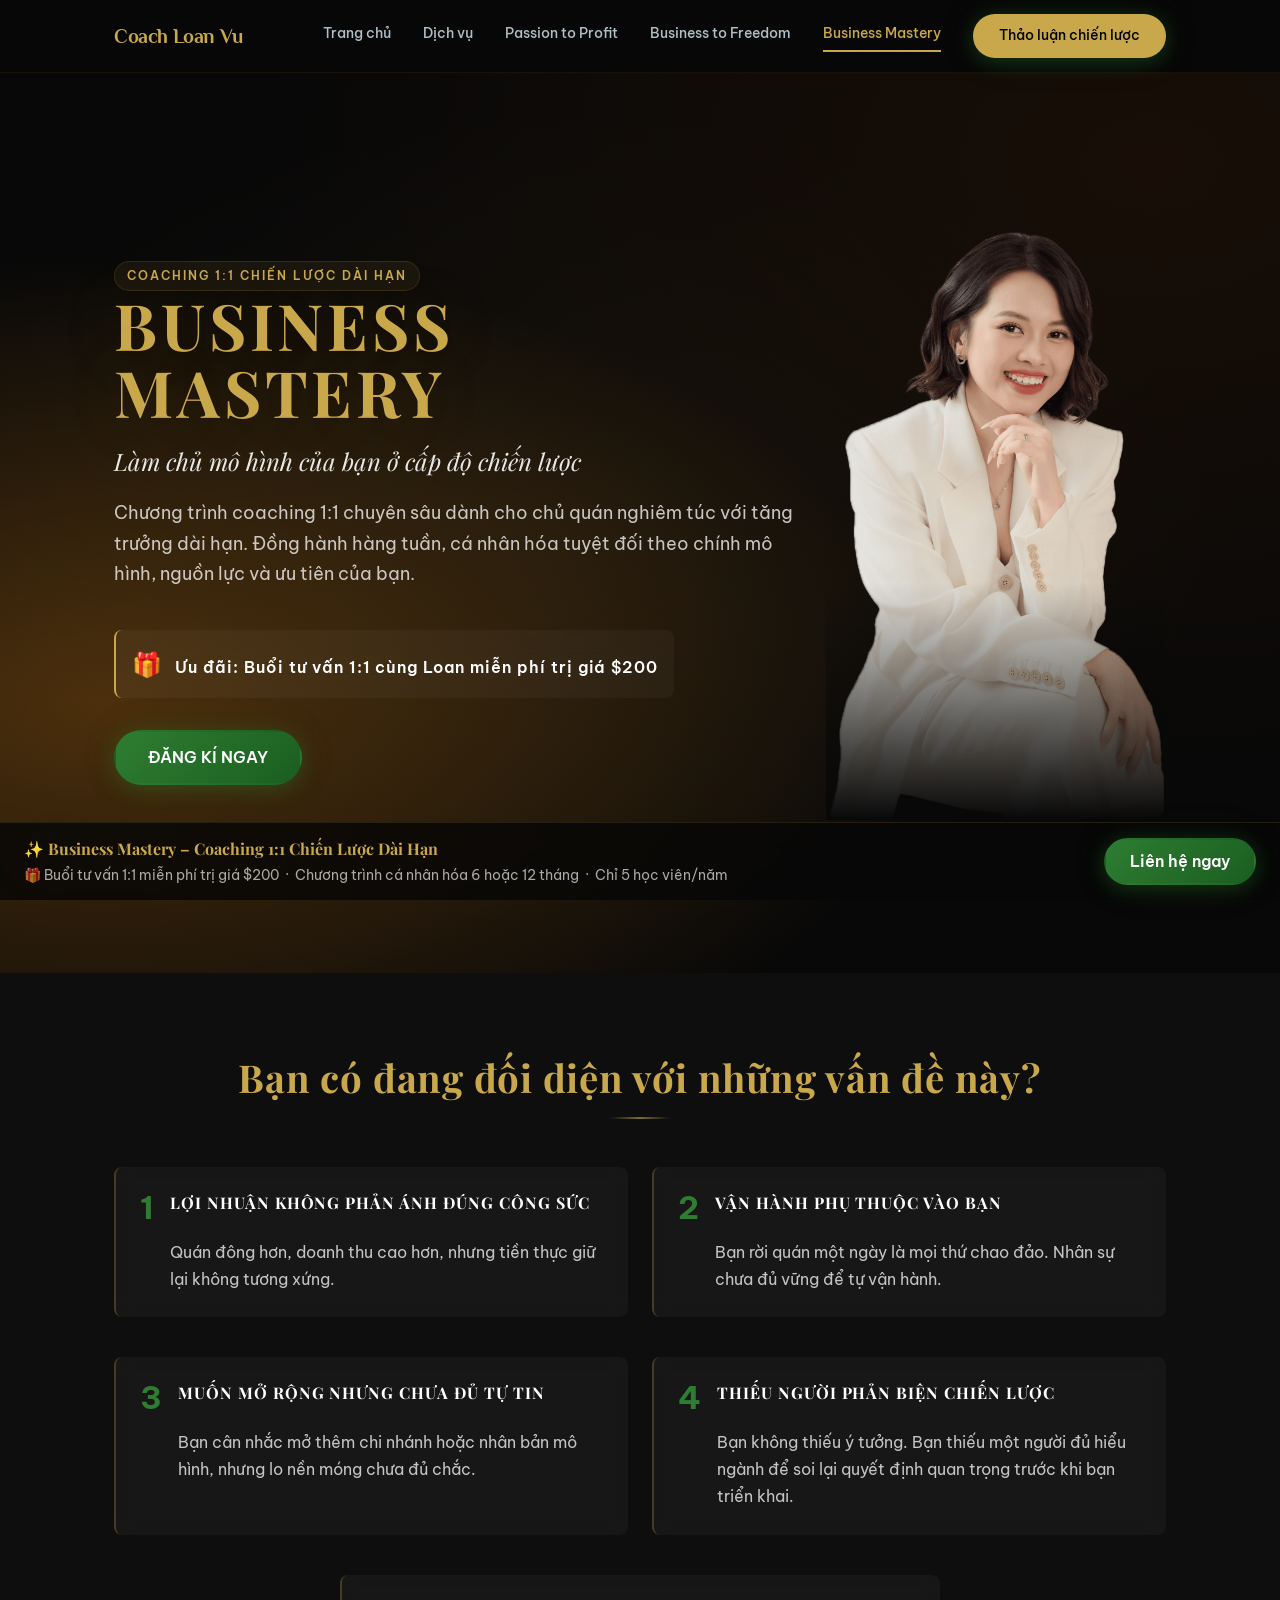
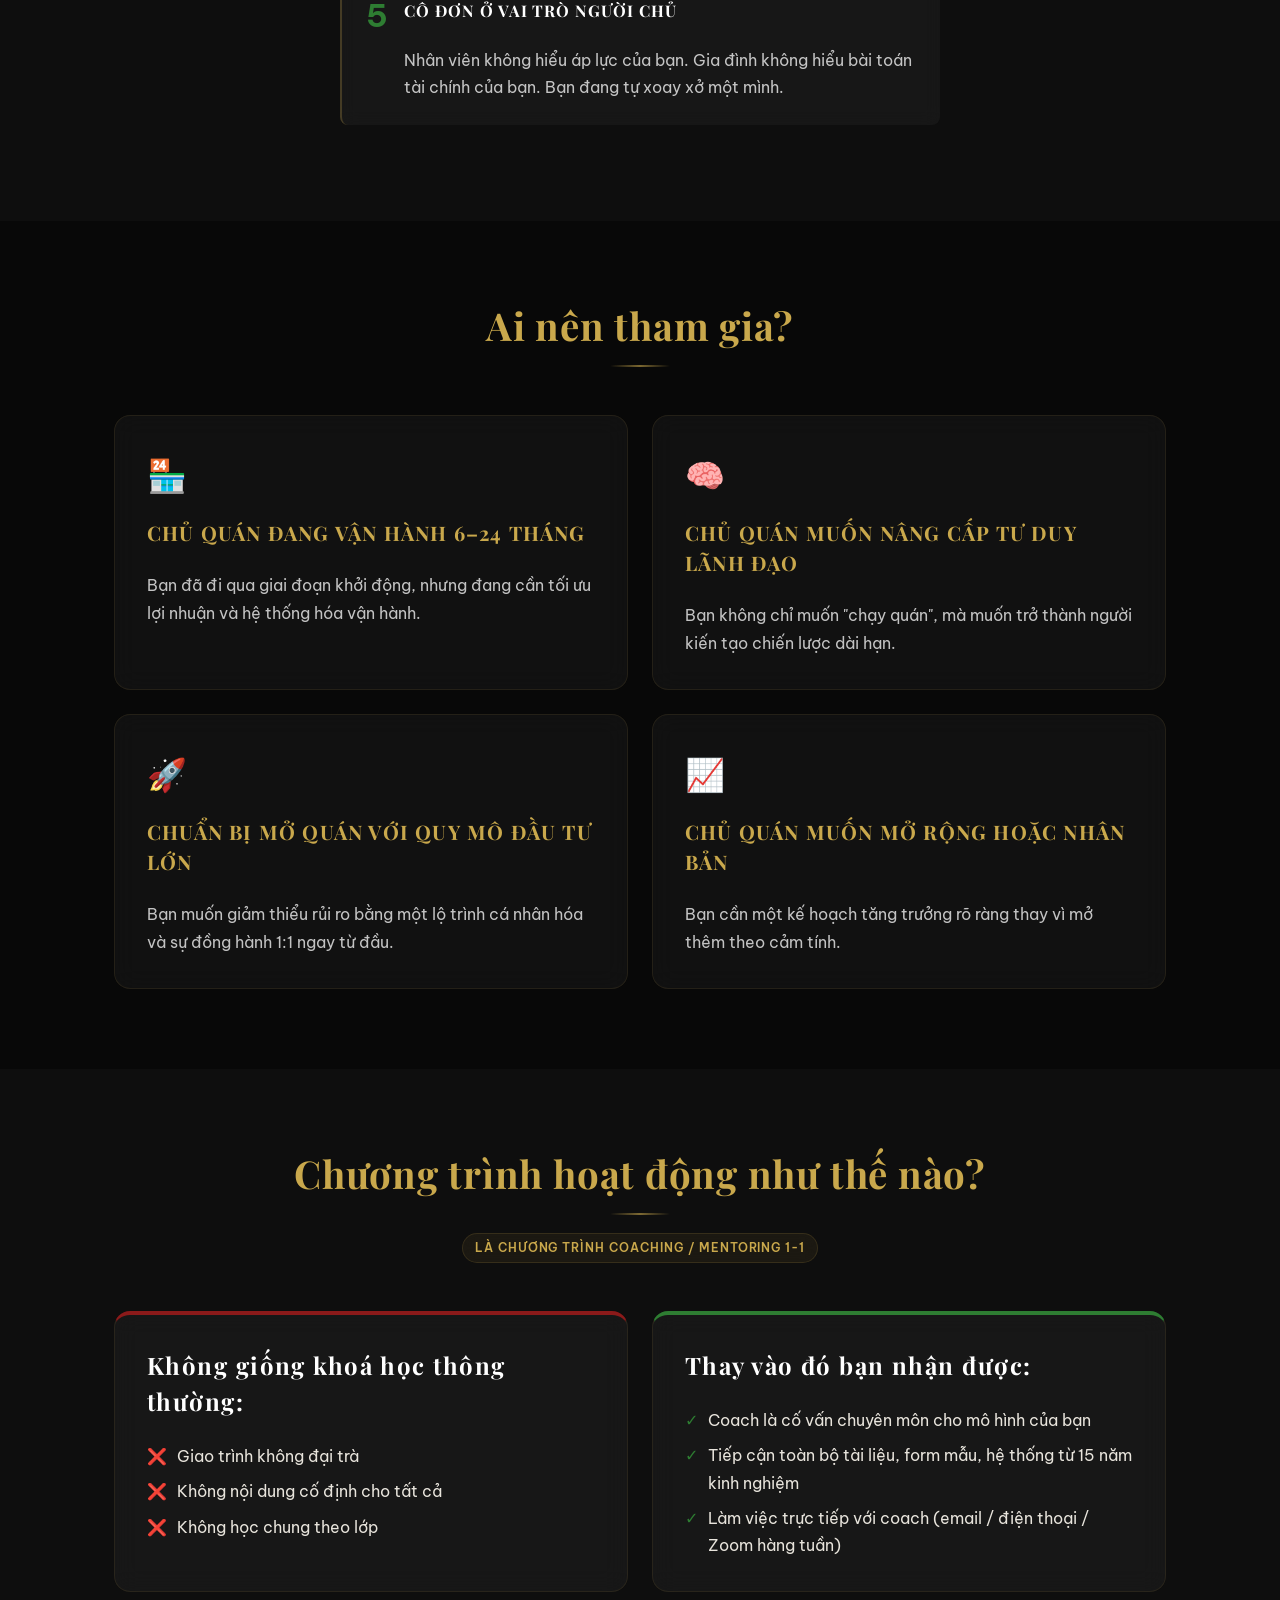
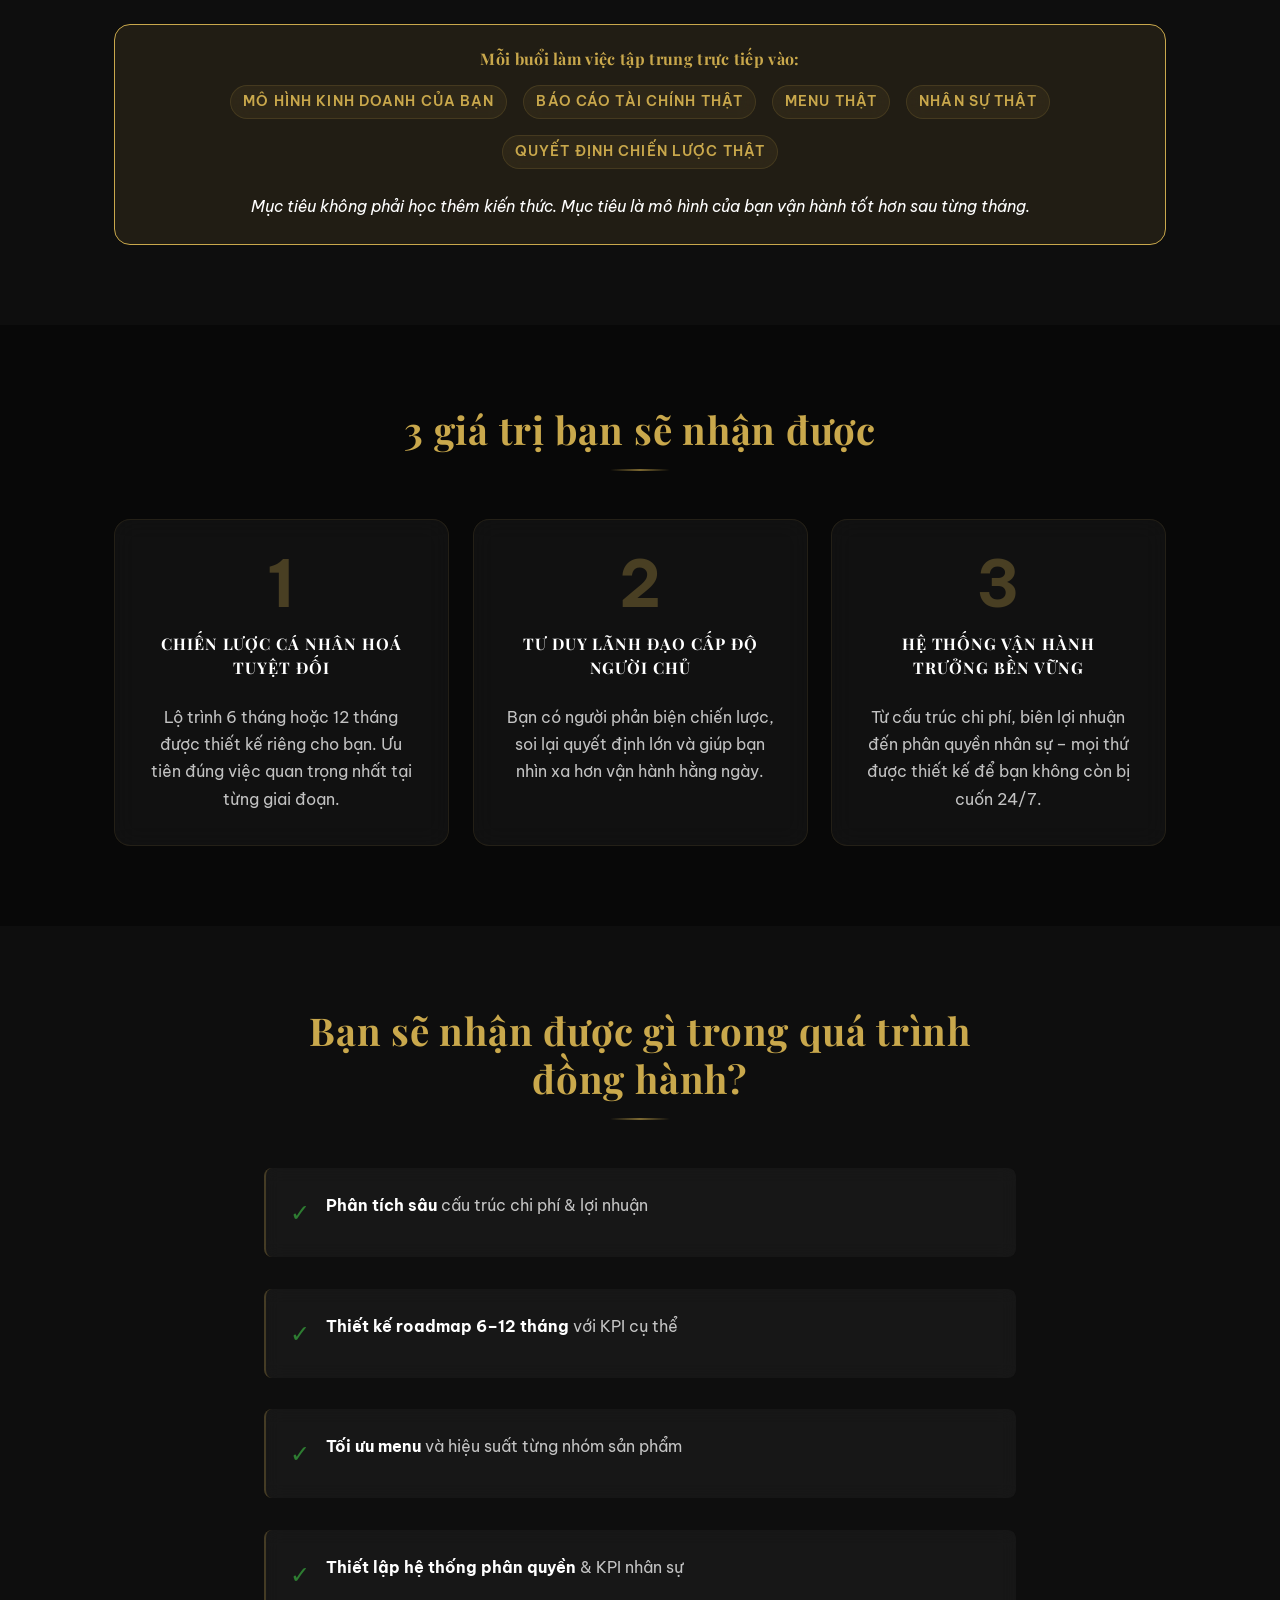
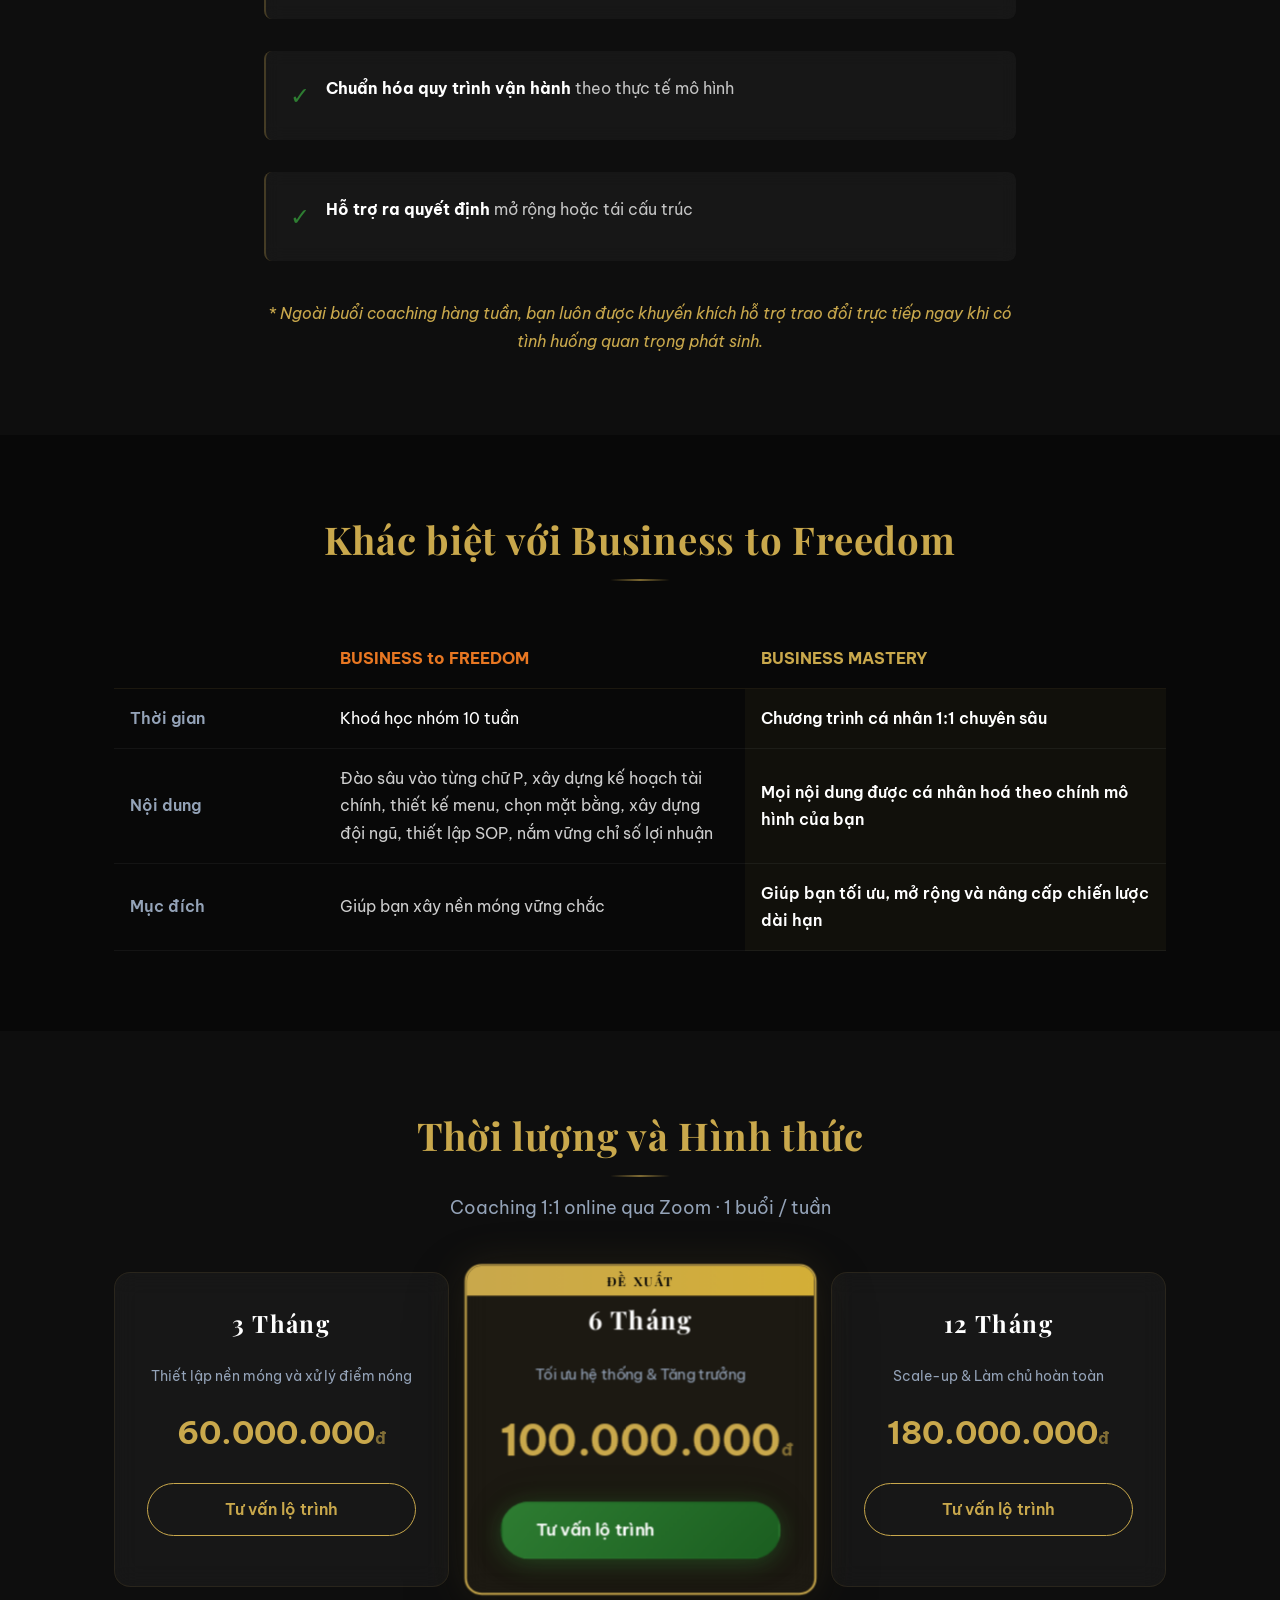
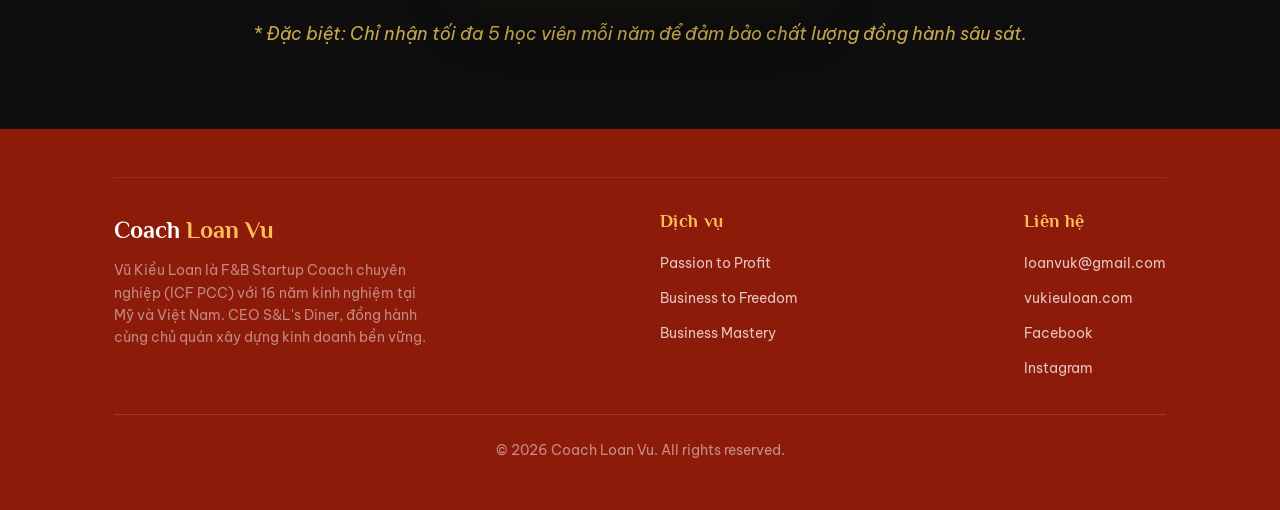
<file: dich-vu-3.html>
<!DOCTYPE html>
<html lang="vi">
<head>
    <meta charset="UTF-8">
    <meta name="viewport" content="width=device-width, initial-scale=1.0">
    <title>Business Mastery – Coaching F&B | Coach Loan Vũ</title>
    <meta name="description" content="Chương trình coaching 1:1 chuyên sâu dành cho chủ quán nghiêm túc với tăng trưởng dài hạn.">
    <link rel="canonical" href="https://www.vukieuloan.com/dich-vu-3.html">
    <meta name="theme-color" content="#0a0a0a">

    <!-- Open Graph / Social -->
    <meta property="og:type" content="website">
    <meta property="og:locale" content="vi_VN">
    <meta property="og:site_name" content="Coach Loan Vũ">
    <meta property="og:title" content="Business Mastery – Coaching F&B | Coach Loan Vũ">
    <meta property="og:description" content="Chương trình coaching 1:1 chuyên sâu dành cho chủ quán nghiêm túc với tăng trưởng dài hạn.">
    <meta property="og:image" content="https://www.vukieuloan.com/assets/dv3/hero-coach.png">
    <meta property="og:url" content="https://www.vukieuloan.com/dich-vu-3.html">
    <meta name="twitter:card" content="summary_large_image">

    <link rel="icon" type="image/png" href="assets/favicon-32.png">
    <link rel="apple-touch-icon" href="assets/apple-touch-icon.png">

    <!-- Fonts: preconnect + non-blocking (Philosopher/Be Vietnam Pro cho base + Playfair cho theme luxury) -->
    <link rel="preconnect" href="https://fonts.googleapis.com">
    <link rel="preconnect" href="https://fonts.gstatic.com" crossorigin>
    <link href="https://fonts.googleapis.com/css2?family=Philosopher:ital,wght@0,400;0,700;1,400;1,700&family=Be+Vietnam+Pro:wght@300;400;500;600;700&family=Playfair+Display:ital,wght@0,400;0,600;0,700;1,400&display=swap" rel="stylesheet">
    <link rel="preload" as="image" href="assets/dv3/hero-coach.png" fetchpriority="high">

    <link rel="stylesheet" href="css/style.css">
    <style>
        /* ══════════════════════════════════════════════════════════ */
        /* ── LIQUID GLASS LUXURY THEME – Dịch vụ 3 ──────────────── */
        /* ══════════════════════════════════════════════════════════ */
        html, body { overflow-x: hidden; max-width: 100%; }
        :root {
            --bm-black:  #080808;
            --bm-dark2:  #0e0e0e;
            --bm-dark3:  #111111;
            --bm-gold:   #C9A84C;
            --bm-gold-light: #D4AF37;
            --bm-accent: #2E7D32;
            --bm-card:   rgba(255,255,255,0.03);
            --bm-border: rgba(201,168,76,0.10);
            --bm-glass:  rgba(255,255,255,0.04);
            --bm-easing: cubic-bezier(0.16, 1, 0.3, 1);
            --font-luxury: 'Playfair Display', Georgia, serif;
        }

        body { 
            background: var(--bm-black); 
            color: #E8E4DC; 
        }

        h1, h2, h3, h4 { 
            color: var(--bm-gold); 
            font-family: var(--font-luxury);
            letter-spacing: 0.02em;
        }
        h1 { letter-spacing: 0.06em; }
        p { color: rgba(255,255,255,0.75); }
        
        .site-header { 
            background: rgba(8,8,8,0.92); 
            backdrop-filter: blur(12px);
            -webkit-backdrop-filter: blur(12px);
            border-bottom: 1px solid rgba(201,168,76,0.08); 
        }
        .nav-logo, .nav-logo span { color: var(--bm-gold); }
        .nav-links a { color: #B0BEC5; }
        .nav-links a.active, .nav-links a:hover { color: var(--bm-gold); }
        .nav-links a::after { background: var(--bm-gold); }

        .btn-primary {
            background: linear-gradient(135deg, var(--bm-accent), #1b5e20);
            color: #fff;
            box-shadow: 0 4px 20px rgba(46, 125, 50, 0.35), 0 0 40px rgba(46,125,50,0.1);
            transition: all 0.4s var(--bm-easing);
        }
        .btn-primary:hover {
            background: linear-gradient(135deg, #1b5e20, var(--bm-accent));
            color: #fff;
            box-shadow: 0 6px 30px rgba(46, 125, 50, 0.5), 0 0 60px rgba(46,125,50,0.15);
            transform: translateY(-2px);
        }
        .btn-gold {
            background: transparent;
            color: var(--bm-gold);
            border: 1px solid var(--bm-gold);
            padding: var(--space-3) var(--space-6);
            display: inline-block;
            text-align: center;
            font-weight: 600;
            border-radius: var(--radius-full);
            transition: all 0.4s var(--bm-easing);
            position: relative;
        }
        .btn-gold:hover {
            background: var(--bm-gold);
            color: var(--bm-black);
            box-shadow: 0 0 30px rgba(201,168,76,0.25);
        }

        .badge {
            background: rgba(201,168,76,0.08);
            color: var(--bm-gold);
            border: 1px solid rgba(201,168,76,0.15);
            backdrop-filter: blur(8px);
            -webkit-backdrop-filter: blur(8px);
        }

        /* ── Ambient Glow Blobs ── */
        .bm-glow-blob {
            position: fixed;
            border-radius: 50%;
            filter: blur(80px);
            opacity: 0.06;
            pointer-events: none;
            z-index: 0;
        }
        .bm-glow-blob-1 {
            width: 500px; height: 500px;
            background: var(--bm-gold);
            top: 10%; left: -10%;
            animation: bm-blob-float 20s ease-in-out infinite alternate;
        }
        .bm-glow-blob-2 {
            width: 400px; height: 400px;
            background: var(--bm-gold-light);
            bottom: 20%; right: -8%;
            animation: bm-blob-float 25s ease-in-out infinite alternate-reverse;
        }
        @keyframes bm-blob-float {
            0% { transform: translate(0, 0) scale(1); }
            50% { transform: translate(30px, -20px) scale(1.1); }
            100% { transform: translate(-20px, 30px) scale(0.95); }
        }

        /* ── Helpers ── */
        .bm-section { 
            padding-block: var(--space-20); 
            overflow: hidden;
            position: relative;
            z-index: 1;
        }
        /* Mobile section padding */
        @media(max-width:600px) {
            .bm-section { padding-inline: var(--space-4); }
            .container { padding-inline: var(--space-4); }
            .hero-content h1 { font-size: clamp(2rem, 8vw, 2.8rem); }
            .faq-q { padding: var(--space-3) var(--space-4); font-size: var(--text-base); }
            .faq-a { padding: 0 var(--space-4); }
            .bm-card { padding: var(--space-4); backdrop-filter: none; -webkit-backdrop-filter: none; }
            .pricing-card { padding: var(--space-4); }
            .btn-primary, .btn-gold, .btn {
                display: block; white-space: normal; text-align: center;
                max-width: calc(100% - 2rem); box-sizing: border-box;
                margin-left: auto; margin-right: auto; line-height: 1.4;
            }
            .bm-glow-blob { display: none; }
        }
        .bm-section.alt { 
            background: var(--bm-dark2); 
        }
        .section-header { position: relative; z-index: 1; }
        .section-header p { color: #94A3B8; }
        .section-header h2 { font-size: clamp(1.75rem, 3vw, 2.5rem); }

        .bm-divider {
            width: 60px;
            height: 2px;
            background: linear-gradient(90deg, transparent, var(--bm-gold), transparent);
            opacity: 0.6;
            margin-block: var(--space-4);
        }
        .section-header .bm-divider { margin-inline: auto; }

        /* ── Glassmorphism Card ── */
        .bm-card {
            background: var(--bm-glass);
            backdrop-filter: blur(12px) saturate(1.3);
            -webkit-backdrop-filter: blur(12px) saturate(1.3);
            border: 1px solid var(--bm-border);
            border-radius: var(--radius-lg);
            padding: var(--space-8);
            transition: all 0.5s var(--bm-easing);
            position: relative;
        }
        .bm-card:hover { 
            border-color: rgba(201,168,76,0.35); 
            transform: translateY(-6px); 
            box-shadow: 0 20px 50px rgba(0,0,0,0.4), 0 0 30px rgba(201,168,76,0.06);
        }
        .bm-card-icon {
            font-size: 2rem;
            color: var(--bm-gold);
            margin-bottom: var(--space-4);
        }

        /* Grid standards */
        .bm-grid-3 { display: grid; grid-template-columns: repeat(3,1fr); gap: var(--space-6); }
        .bm-grid-2 { display: grid; grid-template-columns: repeat(2,1fr); gap: var(--space-6); }
        @media(max-width:1024px) { .bm-grid-3 { grid-template-columns: repeat(2,1fr); } }
        @media(max-width:768px)  { 
            .bm-grid-3 { grid-template-columns: 1fr; } 
            .bm-grid-2 { grid-template-columns: 1fr; }
        }

        /* ── SECTION ĐẶC BIỆT ── */
        /* Hero – Cinematic Full-Screen */
        .hero {
            display: grid;
            grid-template-columns: 2fr 1fr;
            gap: var(--space-8);
            align-items: center;
        }
        .hero-section-bg {
            background:
                radial-gradient(ellipse at 8% 70%, rgba(201, 120, 20, 0.35) 0%, transparent 50%),
                radial-gradient(ellipse at 90% 10%, rgba(40, 20, 5, 0.50) 0%, transparent 55%),
                radial-gradient(ellipse at 45% 50%, rgba(201, 168, 76, 0.06) 0%, transparent 65%),
                var(--bm-black);
            min-height: 100vh;
            display: flex;
            align-items: center;
            position: relative;
        }
        .hero-content h1 { 
            line-height: 1.05; margin-bottom: var(--space-4); 
            font-size: clamp(3rem, 5vw, 5rem); letter-spacing: 0.06em; 
            font-family: var(--font-luxury);
            text-shadow: 0 0 80px rgba(201,168,76,0.15);
        }
        .hero-tagline { 
            font-size: var(--text-2xl); color: rgba(255,255,255,0.9); 
            font-family: var(--font-luxury); font-style: italic;
            margin-bottom: var(--space-4); 
        }
        .hero-info { 
            display: inline-block;
            background: var(--bm-glass);
            backdrop-filter: blur(12px);
            -webkit-backdrop-filter: blur(12px);
            padding: var(--space-4); border-radius: var(--radius-md); 
            border-left: 2px solid var(--bm-gold); margin-block: var(--space-6);
        }
        .hero-img-wrap { text-align: center; position: relative; }
        .hero-img { border-radius: var(--radius-lg); max-height: 600px; object-fit: contain; }
        .hero-img-wrap::after {
            content: '';
            position: absolute;
            bottom: 0; left: 0; right: 0;
            height: 40%;
            background: linear-gradient(to top, var(--bm-black) 0%, transparent 100%);
            pointer-events: none;
        }

        /* ── Timeline / Process – Glassmorphism ── */
        .timeline-item { 
            display: flex; gap: var(--space-4); 
            background: var(--bm-glass);
            backdrop-filter: blur(8px);
            -webkit-backdrop-filter: blur(8px);
            padding: var(--space-6); border-radius: var(--radius-md); 
            border-left: 2px solid rgba(201,168,76,0.25);
            margin-bottom: var(--space-4);
            transition: all 0.4s var(--bm-easing);
        }
        .timeline-item:hover {
            border-left-color: var(--bm-gold);
            box-shadow: 0 10px 30px rgba(0,0,0,0.3);
            transform: translateX(4px);
        }

        /* ── Pricing – Glassmorphism + Gradient Border ── */
        .pricing-grid {
            display: grid;
            grid-template-columns: repeat(3, 1fr);
            gap: var(--space-6);
            margin-top: var(--space-8);
        }
        .pricing-card {
            background: var(--bm-glass);
            backdrop-filter: blur(12px) saturate(1.3);
            -webkit-backdrop-filter: blur(12px) saturate(1.3);
            border: 1px solid var(--bm-border);
            border-radius: var(--radius-lg);
            padding: var(--space-8);
            text-align: center;
            position: relative;
            overflow: hidden;
            transition: all 0.5s var(--bm-easing);
        }
        .pricing-card:hover {
            transform: translateY(-4px);
            box-shadow: 0 20px 50px rgba(0,0,0,0.4);
        }
        .pricing-card.featured {
            background: rgba(201,168,76,0.08);
            border: 2px solid var(--bm-gold);
            transform: scale(1.05);
            z-index: 2;
            box-shadow: 0 0 40px rgba(201,168,76,0.12), 0 20px 60px rgba(0,0,0,0.3);
        }
        .pricing-card.featured::before {
            content: 'ĐỀ XUẤT';
            position: absolute; top:0; left: 50%; transform: translateX(-50%);
            background: linear-gradient(90deg, var(--bm-gold), var(--bm-gold-light));
            color: var(--bm-black); font-size: 0.75rem; font-weight: bold; width: 100%; padding: 4px 0;
            letter-spacing: 2px;
            font-family: var(--font-luxury);
        }
        @media(max-width:768px) {
            .pricing-grid { grid-template-columns: 1fr; }
            .pricing-card.featured { transform: scale(1); }
        }

        /* ── Box Headings Adjustment ── */
        .bm-card h3, .bm-card h4, 
        .timeline-item h3, .timeline-item h4,
        .pricing-card h3, .pricing-card h4,
        .hero-info span {
            letter-spacing: 0.06em;
            margin-bottom: var(--space-6) !important;
            line-height: 1.5;
        }
        .hero-info span { margin-bottom: 0 !important; }

        /* ── Sticky CTA – Glassmorphism ── */
        .sticky-cta {
            position: fixed;
            bottom: 0; left: 0; right: 0;
            background: rgba(8,8,8,0.85);
            backdrop-filter: blur(16px) saturate(1.4);
            -webkit-backdrop-filter: blur(16px) saturate(1.4);
            border-top: 1px solid rgba(201,168,76,0.15);
            padding: var(--space-3) var(--space-6);
            display: flex;
            justify-content: space-between;
            align-items: center;
            gap: var(--space-4);
            z-index: 100;
        }
        .sticky-cta-info { display: flex; flex-direction: column; }
        .sticky-cta-title { font-weight: 700; color: var(--bm-gold); font-size: var(--text-base); font-family: var(--font-luxury); }
        .sticky-cta-meta { font-size: var(--text-sm); color: rgba(255,255,255,0.65); margin-top: 2px; }
        .sticky-cta .btn { white-space: nowrap; flex-shrink: 0; padding: 8px 24px; }
        @media(max-width:768px) {
            .pricing-grid { grid-template-columns: 1fr; }
            .pricing-card.featured { transform: scale(1); }
            .hero-content h1 { font-size: clamp(2rem, 8vw, 2.5rem); }
            .bm-section { padding-block: var(--space-12); }
            .sticky-cta { padding: var(--space-2) var(--space-4); }
            .sticky-cta-title { font-size: var(--text-sm); line-height: 1.4; }
            .sticky-cta-meta { font-size: 0.75rem; }
            .sticky-cta .btn { padding: 6px 16px; font-size: var(--text-xs); }
        }
        @media(max-width:640px){ .sticky-cta { flex-wrap: wrap; justify-content: center; text-align: center; } .sticky-cta-info { width: 100%; align-items: center; } }
    </style>
</head>
<body>

    <!-- Ambient Glow Blobs -->
    <div class="bm-glow-blob bm-glow-blob-1" aria-hidden="true"></div>
    <div class="bm-glow-blob bm-glow-blob-2" aria-hidden="true"></div>

    <!-- Header -->
    <site-header></site-header>

    <main>
        <!-- Section 1: Hero -->
        <section class="bm-section hero-section-bg">
            <div class="container">
                <div class="hero">
                <div class="hero-content">
                    <span class="badge" style="letter-spacing: 2px;">COACHING 1:1 CHIẾN LƯỢC DÀI HẠN</span>
                    <h1>BUSINESS MASTERY</h1>
                    <p class="hero-tagline">Làm chủ mô hình của bạn ở cấp độ chiến lược</p>
                    <p style="font-size:var(--text-lg)">Chương trình coaching 1:1 chuyên sâu dành cho chủ quán nghiêm túc với tăng trưởng dài hạn. Đồng hành hàng tuần, cá nhân hóa tuyệt đối theo chính mô hình, nguồn lực và ưu tiên của bạn.</p>
                    
                    <div class="hero-info">
                        <span style="color:var(--bm-gold); font-size:1.5rem; display:inline-block; margin-right:8px;">🎁</span>
                        <span style="color:#fff; font-weight:600">Ưu đãi: Buổi tư vấn 1:1 cùng Loan miễn phí trị giá $200</span>
                    </div>

                    <div>
                        <a href="lien-he.html" class="btn btn-primary" style="margin-top: var(--space-2); margin-right: var(--space-4);">ĐĂNG KÍ NGAY</a>
                    </div>
                </div>
                <div class="hero-img-wrap">
                    <img src="assets/dv3/hero-coach.png" alt="Coach Loan Vũ Business Mastery" class="hero-img" fetchpriority="high" decoding="async">
                </div>
            </div><!-- /.hero -->
            </div><!-- /.container -->
        </section>

        <!-- Section 2: Pain Points -->
        <section class="bm-section alt">
            <div class="container">
                <div class="section-header">
                    <h2>Bạn có đang đối diện với những vấn đề này?</h2>
                    <div class="bm-divider"></div>
                </div>
                <div class="bm-grid-2">
                    <div class="timeline-item" data-reveal>
                        <span style="font-size:2rem; line-height:1; color:var(--bm-accent); font-weight:bold;">1</span>
                        <div>
                            <h4 style="color:#fff;">LỢI NHUẬN KHÔNG PHẢN ÁNH ĐÚNG CÔNG SỨC</h4>
                            <p>Quán đông hơn, doanh thu cao hơn, nhưng tiền thực giữ lại không tương xứng.</p>
                        </div>
                    </div>
                    <div class="timeline-item" data-reveal>
                        <span style="font-size:2rem; line-height:1; color:var(--bm-accent); font-weight:bold;">2</span>
                        <div>
                            <h4 style="color:#fff;">VẬN HÀNH PHỤ THUỘC VÀO BẠN</h4>
                            <p>Bạn rời quán một ngày là mọi thứ chao đảo. Nhân sự chưa đủ vững để tự vận hành.</p>
                        </div>
                    </div>
                    <div class="timeline-item" data-reveal>
                        <span style="font-size:2rem; line-height:1; color:var(--bm-accent); font-weight:bold;">3</span>
                        <div>
                            <h4 style="color:#fff;">MUỐN MỞ RỘNG NHƯNG CHƯA ĐỦ TỰ TIN</h4>
                            <p>Bạn cân nhắc mở thêm chi nhánh hoặc nhân bản mô hình, nhưng lo nền móng chưa đủ chắc.</p>
                        </div>
                    </div>
                    <div class="timeline-item" data-reveal>
                        <span style="font-size:2rem; line-height:1; color:var(--bm-accent); font-weight:bold;">4</span>
                        <div>
                            <h4 style="color:#fff;">THIẾU NGƯỜI PHẢN BIỆN CHIẾN LƯỢC</h4>
                            <p>Bạn không thiếu ý tưởng. Bạn thiếu một người đủ hiểu ngành để soi lại quyết định quan trọng trước khi bạn triển khai.</p>
                        </div>
                    </div>
                    <div class="timeline-item" data-reveal style="grid-column: 1 / -1; max-width: 600px; margin-inline: auto;">
                        <span style="font-size:2rem; line-height:1; color:var(--bm-accent); font-weight:bold;">5</span>
                        <div>
                            <h4 style="color:#fff;">CÔ ĐƠN Ở VAI TRÒ NGƯỜI CHỦ</h4>
                            <p>Nhân viên không hiểu áp lực của bạn. Gia đình không hiểu bài toán tài chính của bạn. Bạn đang tự xoay xở một mình.</p>
                        </div>
                    </div>
                </div>
            </div>
        </section>

        <!-- Section 3: Đối tượng -->
        <section class="bm-section">
            <div class="container">
                <div class="section-header">
                    <h2>Ai nên tham gia?</h2>
                    <div class="bm-divider"></div>
                </div>
                <div class="bm-grid-2">
                    <div class="bm-card" data-reveal>
                        <div class="bm-card-icon">🏪</div>
                        <h4 style="color:var(--bm-gold); font-size:1.25rem;">CHỦ QUÁN ĐANG VẬN HÀNH 6–24 THÁNG</h4>
                        <p>Bạn đã đi qua giai đoạn khởi động, nhưng đang cần tối ưu lợi nhuận và hệ thống hóa vận hành.</p>
                    </div>
                    <div class="bm-card" data-reveal>
                        <div class="bm-card-icon">🧠</div>
                        <h4 style="color:var(--bm-gold); font-size:1.25rem;">CHỦ QUÁN MUỐN NÂNG CẤP TƯ DUY LÃNH ĐẠO</h4>
                        <p>Bạn không chỉ muốn "chạy quán", mà muốn trở thành người kiến tạo chiến lược dài hạn.</p>
                    </div>
                    <div class="bm-card" data-reveal>
                        <div class="bm-card-icon">🚀</div>
                        <h4 style="color:var(--bm-gold); font-size:1.25rem;">CHUẨN BỊ MỞ QUÁN VỚI QUY MÔ ĐẦU TƯ LỚN</h4>
                        <p>Bạn muốn giảm thiểu rủi ro bằng một lộ trình cá nhân hóa và sự đồng hành 1:1 ngay từ đầu.</p>
                    </div>
                    <div class="bm-card" data-reveal>
                        <div class="bm-card-icon">📈</div>
                        <h4 style="color:var(--bm-gold); font-size:1.25rem;">CHỦ QUÁN MUỐN MỞ RỘNG HOẶC NHÂN BẢN</h4>
                        <p>Bạn cần một kế hoạch tăng trưởng rõ ràng thay vì mở thêm theo cảm tính.</p>
                    </div>
                </div>
            </div>
        </section>

        <!-- Section 4 & 5: Cách hoạt động -->
        <section class="bm-section alt">
            <div class="container">
                <div class="section-header">
                    <h2>Chương trình hoạt động như thế nào?</h2>
                    <div class="bm-divider"></div>
                    <p style="text-align:center; margin-bottom:var(--space-8);"><span class="badge">Là chương trình coaching / mentoring 1-1</span></p>
                </div>
                
                <div class="bm-grid-2">
                    <div class="bm-card" style="border-top: 4px solid #8B1A1A;">
                        <h3 style="color:#fff; margin-bottom:var(--space-4)">Không giống khoá học thông thường:</h3>
                        <ul style="list-style:none; padding:0; margin:0; display:flex; flex-direction:column; gap:var(--space-2)">
                            <li style="display:flex; gap:10px;"><span style="color:#8B1A1A">❌</span> Giao trình không đại trà</li>
                            <li style="display:flex; gap:10px;"><span style="color:#8B1A1A">❌</span> Không nội dung cố định cho tất cả</li>
                            <li style="display:flex; gap:10px;"><span style="color:#8B1A1A">❌</span> Không học chung theo lớp</li>
                        </ul>
                    </div>
                    <div class="bm-card" style="border-top: 4px solid var(--bm-accent);">
                        <h3 style="color:#fff; margin-bottom:var(--space-4)">Thay vào đó bạn nhận được:</h3>
                        <ul style="list-style:none; padding:0; margin:0; display:flex; flex-direction:column; gap:var(--space-2)">
                            <li style="display:flex; gap:10px;"><span style="color:var(--bm-accent)">✓</span> Coach là cố vấn chuyên môn cho mô hình của bạn</li>
                            <li style="display:flex; gap:10px;"><span style="color:var(--bm-accent)">✓</span> Tiếp cận toàn bộ tài liệu, form mẫu, hệ thống từ 15 năm kinh nghiệm</li>
                            <li style="display:flex; gap:10px;"><span style="color:var(--bm-accent)">✓</span> Làm việc trực tiếp với coach (email / điện thoại / Zoom hàng tuần)</li>
                        </ul>
                    </div>
                </div>

                <div style="background: rgba(201,168,76,0.1); border: 1px solid var(--bm-gold); padding: var(--space-6); border-radius: var(--radius-lg); margin-top: var(--space-8); text-align: center;">
                    <h4 style="margin-bottom: var(--space-4); color: var(--bm-gold);">Mỗi buổi làm việc tập trung trực tiếp vào:</h4>
                    <div style="display: flex; flex-wrap: wrap; justify-content: center; gap: var(--space-4);">
                        <span class="badge" style="font-size:var(--text-sm);">Mô hình kinh doanh của bạn</span>
                        <span class="badge" style="font-size:var(--text-sm);">Báo cáo tài chính thật</span>
                        <span class="badge" style="font-size:var(--text-sm);">Menu thật</span>
                        <span class="badge" style="font-size:var(--text-sm);">Nhân sự thật</span>
                        <span class="badge" style="font-size:var(--text-sm);">Quyết định chiến lược thật</span>
                    </div>
                    <p style="margin-top: var(--space-6); font-style: italic; color: #fff;">Mục tiêu không phải học thêm kiến thức. Mục tiêu là mô hình của bạn vận hành tốt hơn sau từng tháng.</p>
                </div>
            </div>
        </section>

        <!-- Section 6: Lợi ích -->
        <section class="bm-section">
            <div class="container">
                <div class="section-header">
                    <h2>3 giá trị bạn sẽ nhận được</h2>
                    <div class="bm-divider"></div>
                </div>
                <div class="bm-grid-3">
                    <div class="bm-card" data-reveal style="text-align:center;">
                        <div style="font-size:4rem; line-height:1; color:var(--bm-gold); margin-bottom:var(--space-4); opacity:0.3; font-weight:bold;">1</div>
                        <h4 style="color:#fff;">CHIẾN LƯỢC CÁ NHÂN HOÁ TUYỆT ĐỐI</h4>
                        <p>Lộ trình 6 tháng hoặc 12 tháng được thiết kế riêng cho bạn. Ưu tiên đúng việc quan trọng nhất tại từng giai đoạn.</p>
                    </div>
                    <div class="bm-card" data-reveal style="text-align:center;">
                        <div style="font-size:4rem; line-height:1; color:var(--bm-gold); margin-bottom:var(--space-4); opacity:0.3; font-weight:bold;">2</div>
                        <h4 style="color:#fff;">TƯ DUY LÃNH ĐẠO CẤP ĐỘ NGƯỜI CHỦ</h4>
                        <p>Bạn có người phản biện chiến lược, soi lại quyết định lớn và giúp bạn nhìn xa hơn vận hành hằng ngày.</p>
                    </div>
                    <div class="bm-card" data-reveal style="text-align:center;">
                        <div style="font-size:4rem; line-height:1; color:var(--bm-gold); margin-bottom:var(--space-4); opacity:0.3; font-weight:bold;">3</div>
                        <h4 style="color:#fff;">HỆ THỐNG VẬN HÀNH TRƯỞNG BỀN VỮNG</h4>
                        <p>Từ cấu trúc chi phí, biên lợi nhuận đến phân quyền nhân sự – mọi thứ được thiết kế để bạn không còn bị cuốn 24/7.</p>
                    </div>
                </div>
            </div>
        </section>

        <!-- Section 7: Kết quả -->
        <section class="bm-section alt">
            <div class="container" style="max-width:800px;">
                <div class="section-header">
                    <h2>Bạn sẽ nhận được gì trong quá trình đồng hành?</h2>
                    <div class="bm-divider"></div>
                </div>
                
                <div style="display:flex; flex-direction:column; gap:var(--space-4);">
                    <div class="timeline-item" data-reveal>
                        <span style="color:var(--bm-accent); font-size:1.5rem">✓</span>
                        <p style="margin:0"><strong style="color:#fff;">Phân tích sâu</strong> cấu trúc chi phí & lợi nhuận</p>
                    </div>
                    <div class="timeline-item" data-reveal>
                        <span style="color:var(--bm-accent); font-size:1.5rem">✓</span>
                        <p style="margin:0"><strong style="color:#fff;">Thiết kế roadmap 6–12 tháng</strong> với KPI cụ thể</p>
                    </div>
                    <div class="timeline-item" data-reveal>
                        <span style="color:var(--bm-accent); font-size:1.5rem">✓</span>
                        <p style="margin:0"><strong style="color:#fff;">Tối ưu menu</strong> và hiệu suất từng nhóm sản phẩm</p>
                    </div>
                    <div class="timeline-item" data-reveal>
                        <span style="color:var(--bm-accent); font-size:1.5rem">✓</span>
                        <p style="margin:0"><strong style="color:#fff;">Thiết lập hệ thống phân quyền</strong> & KPI nhân sự</p>
                    </div>
                    <div class="timeline-item" data-reveal>
                        <span style="color:var(--bm-accent); font-size:1.5rem">✓</span>
                        <p style="margin:0"><strong style="color:#fff;">Chuẩn hóa quy trình vận hành</strong> theo thực tế mô hình</p>
                    </div>
                    <div class="timeline-item" data-reveal>
                        <span style="color:var(--bm-accent); font-size:1.5rem">✓</span>
                        <p style="margin:0"><strong style="color:#fff;">Hỗ trợ ra quyết định</strong> mở rộng hoặc tái cấu trúc</p>
                    </div>
                </div>
                
                <p style="text-align:center; margin-top:var(--space-6); font-style:italic; color:var(--bm-gold);">* Ngoài buổi coaching hàng tuần, bạn luôn được khuyến khích hỗ trợ trao đổi trực tiếp ngay khi có tình huống quan trọng phát sinh.</p>
            </div>
        </section>

        <!-- Section 8: So sánh -->
        <section class="bm-section">
            <div class="container">
                <div class="section-header">
                    <h2>Khác biệt với Business to Freedom</h2>
                    <div class="bm-divider"></div>
                </div>
                <div style="overflow-x:auto;">
                    <table style="width:100%; min-width:600px; border-collapse:collapse; color:#fff;">
                        <thead>
                            <tr>
                                <th style="padding:var(--space-4); border-bottom:1px solid var(--bm-border); color:#94A3B8; text-align:left; width:20%;"></th>
                                <th style="padding:var(--space-4); border-bottom:1px solid var(--bm-border); color:#E87722; text-align:left; width:40%;">BUSINESS to FREEDOM</th>
                                <th style="padding:var(--space-4); border-bottom:1px solid var(--bm-border); color:var(--bm-gold); text-align:left; width:40%;">BUSINESS MASTERY</th>
                            </tr>
                        </thead>
                        <tbody>
                            <tr>
                                <td style="padding:var(--space-4); border-bottom:1px solid rgba(255,255,255,0.05); font-weight:600; color:#94A3B8;">Thời gian</td>
                                <td style="padding:var(--space-4); border-bottom:1px solid rgba(255,255,255,0.05);">Khoá học nhóm 10 tuần</td>
                                <td style="padding:var(--space-4); border-bottom:1px solid rgba(255,255,255,0.05); font-weight:600; background:rgba(201,168,76,0.05)">Chương trình cá nhân 1:1 chuyên sâu</td>
                            </tr>
                            <tr>
                                <td style="padding:var(--space-4); border-bottom:1px solid rgba(255,255,255,0.05); font-weight:600; color:#94A3B8;">Nội dung</td>
                                <td style="padding:var(--space-4); border-bottom:1px solid rgba(255,255,255,0.05); opacity:0.8;">Đào sâu vào từng chữ P, xây dựng kế hoạch tài chính, thiết kế menu, chọn mặt bằng, xây dựng đội ngũ, thiết lập SOP, nắm vững chỉ số lợi nhuận</td>
                                <td style="padding:var(--space-4); border-bottom:1px solid rgba(255,255,255,0.05); font-weight:600; background:rgba(201,168,76,0.05)">Mọi nội dung được cá nhân hoá theo chính mô hình của bạn</td>
                            </tr>
                            <tr>
                                <td style="padding:var(--space-4); border-bottom:1px solid rgba(255,255,255,0.05); font-weight:600; color:#94A3B8;">Mục đích</td>
                                <td style="padding:var(--space-4); border-bottom:1px solid rgba(255,255,255,0.05); opacity:0.8;">Giúp bạn xây nền móng vững chắc</td>
                                <td style="padding:var(--space-4); border-bottom:1px solid rgba(255,255,255,0.05); font-weight:600; background:rgba(201,168,76,0.05)">Giúp bạn tối ưu, mở rộng và nâng cấp chiến lược dài hạn</td>
                            </tr>
                        </tbody>
                    </table>
                </div>
            </div>
        </section>

        <!-- Section 9-10: Pricing & CTA -->
        <section class="bm-section alt">
            <div class="container">
                <div class="section-header">
                    <h2>Thời lượng và Hình thức</h2>
                    <div class="bm-divider"></div>
                    <p style="text-align:center;">Coaching 1:1 online qua Zoom · 1 buổi / tuần</p>
                </div>

                <div class="pricing-grid">
                    <div class="pricing-card" data-reveal>
                        <h3 style="color:#fff;">3 Tháng</h3>
                        <p style="color:#94A3B8; font-size:var(--text-sm); margin-bottom:var(--space-4);">Thiết lập nền móng và xử lý điểm nóng</p>
                        <div style="font-size:2rem; font-weight:bold; color:var(--bm-gold); margin-bottom:var(--space-6);">60.000.000<span style="font-size:1rem; opacity:0.6;">đ</span></div>
                        <a href="lien-he.html" class="btn-gold" style="width:100%;">Tư vấn lộ trình</a>
                    </div>
                    
                    <div class="pricing-card featured" data-reveal>
                        <h3 style="color:#fff;">6 Tháng</h3>
                        <p style="color:#94A3B8; font-size:var(--text-sm); margin-bottom:var(--space-4);">Tối ưu hệ thống & Tăng trưởng</p>
                        <div style="font-size:2.5rem; font-weight:bold; color:var(--bm-gold); margin-bottom:var(--space-6);">100.000.000<span style="font-size:1rem; opacity:0.6;">đ</span></div>
                        <a href="lien-he.html" class="btn btn-primary" style="width:100%;">Tư vấn lộ trình</a>
                    </div>

                    <div class="pricing-card" data-reveal>
                        <h3 style="color:#fff;">12 Tháng</h3>
                        <p style="color:#94A3B8; font-size:var(--text-sm); margin-bottom:var(--space-4);">Scale-up & Làm chủ hoàn toàn</p>
                        <div style="font-size:2rem; font-weight:bold; color:var(--bm-gold); margin-bottom:var(--space-6);">180.000.000<span style="font-size:1rem; opacity:0.6;">đ</span></div>
                        <a href="lien-he.html" class="btn-gold" style="width:100%;">Tư vấn lộ trình</a>
                    </div>
                </div>

                <div style="text-align:center; margin-top:var(--space-8);">
                    <p style="color:var(--bm-gold); font-size:var(--text-lg); font-style:italic;">* Đặc biệt: Chỉ nhận tối đa 5 học viên mỗi năm để đảm bảo chất lượng đồng hành sâu sát.</p>
                </div>
            </div>
        </section>

    </main>

    <!-- Footer -->
    <site-footer></site-footer>

    <!-- Sticky CTA -->
    <div class="sticky-cta" role="banner" aria-label="Đăng ký tư vấn">
        <div class="sticky-cta-info">
            <span class="sticky-cta-title">✨ Business Mastery – Coaching 1:1 Chiến Lược Dài Hạn</span>
            <span class="sticky-cta-meta">🎁 Buổi tư vấn 1:1 miễn phí trị giá $200 &nbsp;·&nbsp; Chương trình cá nhân hóa 6 hoặc 12 tháng &nbsp;·&nbsp; Chỉ 5 học viên/năm</span>
        </div>
        <a href="lien-he.html" class="btn btn-primary" style="white-space:nowrap; padding: 8px 24px;">Liên hệ ngay</a>
    </div>

    <!-- Scripts -->
    <script src="js/components.js"></script>
    <script src="js/main.js"></script>
</body>
</html>
</file>
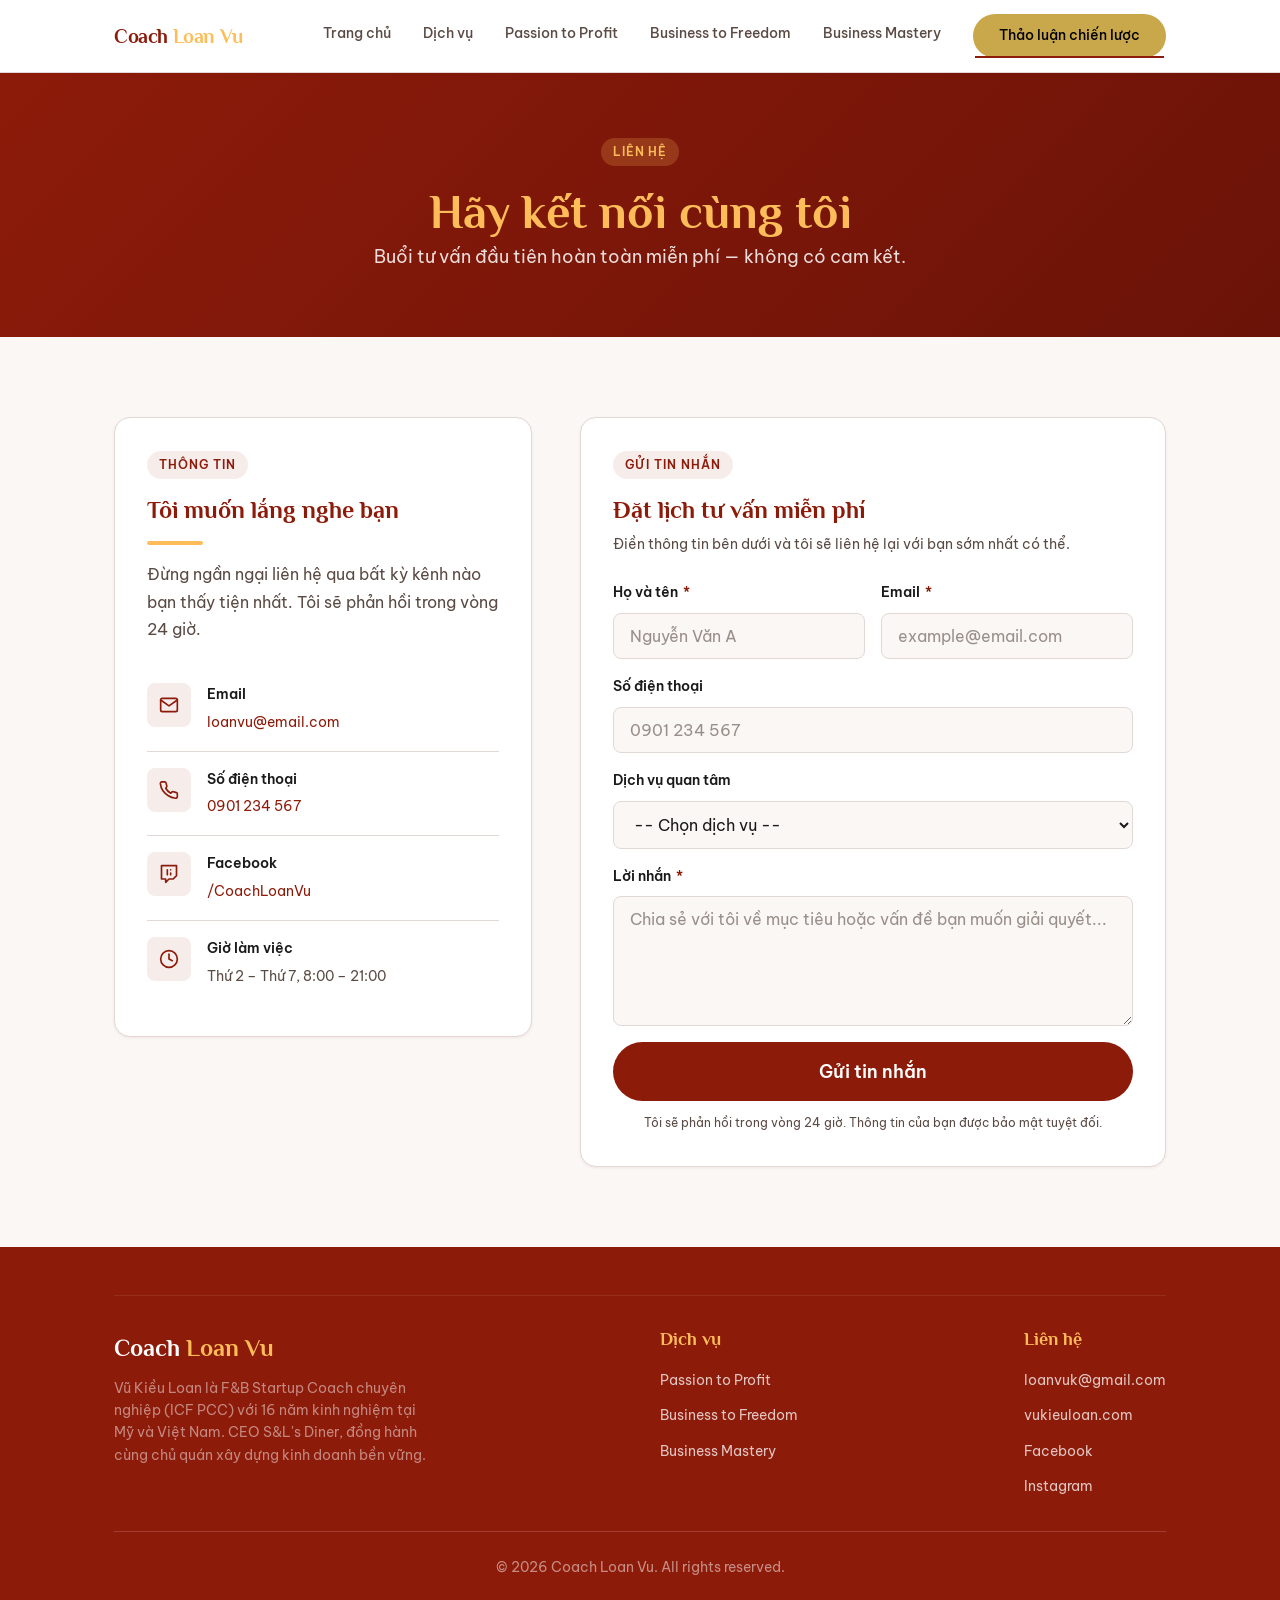
<file: lien-he.html>
<!DOCTYPE html>
<html lang="vi">
<head>
  <meta charset="UTF-8" />
  <meta name="viewport" content="width=device-width, initial-scale=1.0" />
  <meta name="description" content="Liên hệ với Coach Loan Vũ để đặt lịch tư vấn miễn phí và bắt đầu hành trình thay đổi của bạn." />
  <title>Liên hệ – Coach Loan Vũ</title>
  <link rel="canonical" href="https://www.vukieuloan.com/lien-he.html" />
  <meta name="theme-color" content="#8d1b0a" />

  <!-- Open Graph / Social -->
  <meta property="og:type" content="website" />
  <meta property="og:locale" content="vi_VN" />
  <meta property="og:site_name" content="Coach Loan Vũ" />
  <meta property="og:title" content="Liên hệ – Coach Loan Vũ" />
  <meta property="og:description" content="Liên hệ với Coach Loan Vũ để đặt lịch tư vấn miễn phí và bắt đầu hành trình thay đổi của bạn." />
  <meta property="og:image" content="https://www.vukieuloan.com/assets/dv1/hero-coach.png" />
  <meta property="og:url" content="https://www.vukieuloan.com/lien-he.html" />
  <meta name="twitter:card" content="summary_large_image" />

  <link rel="icon" type="image/png" href="assets/favicon-32.png" />
  <link rel="apple-touch-icon" href="assets/apple-touch-icon.png" />

  <!-- Fonts: preconnect + non-blocking -->
  <link rel="preconnect" href="https://fonts.googleapis.com" />
  <link rel="preconnect" href="https://fonts.gstatic.com" crossorigin />
  <link href="https://fonts.googleapis.com/css2?family=Philosopher:ital,wght@0,400;0,700;1,400;1,700&family=Be+Vietnam+Pro:wght@300;400;500;600;700&display=swap" rel="stylesheet" />

  <link rel="stylesheet" href="css/style.css" />
  <style>
    .contact-page-hero {
      background: linear-gradient(135deg, var(--color-primary) 0%, var(--color-primary-dark) 100%);
      padding-block: var(--space-16);
      text-align: center;
    }

    .contact-page-hero h1 { color: var(--color-accent); }
    .contact-page-hero p  { color: rgba(255,255,255,0.85); font-size: var(--text-lg); }

    .contact-layout {
      display: grid;
      grid-template-columns: 1fr 1.4fr;
      gap: var(--space-12);
      align-items: start;
      padding-block: var(--space-20);
    }

    /* Info column */
    .contact-info-card {
      background: var(--color-white);
      border: 1px solid var(--color-border);
      border-radius: var(--radius-lg);
      padding: var(--space-8);
      box-shadow: var(--shadow-sm);
    }

    .contact-info-card h2 {
      font-size: var(--text-2xl);
      margin-bottom: var(--space-4);
    }

    .info-list { margin-top: var(--space-6); }

    .info-item {
      display: flex;
      gap: var(--space-4);
      align-items: flex-start;
      padding: var(--space-4) 0;
      border-bottom: 1px solid var(--color-border);
    }

    .info-item:last-child { border-bottom: none; }

    .info-icon {
      width: 44px;
      height: 44px;
      background: rgba(141,27,10,0.08);
      border-radius: var(--radius-md);
      display: flex;
      align-items: center;
      justify-content: center;
      flex-shrink: 0;
      color: var(--color-primary);
    }

    .info-label {
      font-weight: 600;
      color: var(--color-fg);
      margin-bottom: var(--space-1);
      font-size: var(--text-sm);
    }

    .info-value {
      color: var(--color-fg-muted);
      font-size: var(--text-sm);
      margin-bottom: 0;
    }

    /* Form */
    .contact-form-card {
      background: var(--color-white);
      border: 1px solid var(--color-border);
      border-radius: var(--radius-lg);
      padding: var(--space-8);
      box-shadow: var(--shadow-sm);
    }

    .contact-form-card h2 {
      font-size: var(--text-2xl);
      margin-bottom: var(--space-2);
    }

    .form-lead { font-size: var(--text-sm); color: var(--color-fg-muted); margin-bottom: var(--space-6); }

    .form-row {
      display: grid;
      grid-template-columns: 1fr 1fr;
      gap: var(--space-4);
    }

    .form-group {
      display: flex;
      flex-direction: column;
      gap: var(--space-2);
      margin-bottom: var(--space-4);
    }

    label {
      font-size: var(--text-sm);
      font-weight: 600;
      color: var(--color-fg);
    }

    label .required { color: var(--color-primary); margin-left: 2px; }

    input, textarea, select {
      width: 100%;
      padding: var(--space-3) var(--space-4);
      font-family: var(--font-body);
      font-size: var(--text-base);
      color: var(--color-fg);
      background: var(--color-bg);
      border: 1.5px solid var(--color-border);
      border-radius: var(--radius-md);
      transition: border-color var(--transition), box-shadow var(--transition);
      outline: none;
    }

    input:focus, textarea:focus, select:focus {
      border-color: var(--color-primary);
      box-shadow: 0 0 0 3px rgba(141,27,10,0.08);
    }

    input::placeholder, textarea::placeholder { color: var(--color-fg-muted); opacity: 0.6; }

    textarea { resize: vertical; min-height: 130px; }

    .form-submit { margin-top: var(--space-2); }
    .form-submit .btn { width: 100%; justify-content: center; padding-block: var(--space-4); font-size: var(--text-lg); }

    .form-note {
      text-align: center;
      font-size: var(--text-xs);
      color: var(--color-fg-muted);
      margin-top: var(--space-3);
    }

    @media (max-width: 768px) {
      .contact-layout { grid-template-columns: 1fr; }
      .form-row       { grid-template-columns: 1fr; }
    }
  </style>
</head>
<body>

  <site-header></site-header>

  <main>
    <section class="contact-page-hero">
      <div class="container">
        <span class="badge" style="background:rgba(255,189,89,0.2); color: var(--color-accent);">Liên hệ</span>
        <h1 style="margin-top: 1rem;">Hãy kết nối cùng tôi</h1>
        <p>Buổi tư vấn đầu tiên hoàn toàn miễn phí — không có cam kết.</p>
      </div>
    </section>

    <section>
      <div class="container">
        <div class="contact-layout">

          <!-- Info -->
          <div class="contact-info-card">
            <span class="badge">Thông tin</span>
            <h2 style="margin-top: 1rem;">Tôi muốn lắng nghe bạn</h2>
            <div class="divider"></div>
            <p style="margin-top: 1rem;">Đừng ngần ngại liên hệ qua bất kỳ kênh nào bạn thấy tiện nhất. Tôi sẽ phản hồi trong vòng 24 giờ.</p>
            <div class="info-list">
              <div class="info-item">
                <div class="info-icon" aria-hidden="true">
                  <svg width="20" height="20" viewBox="0 0 24 24" fill="none" stroke="currentColor" stroke-width="2" stroke-linecap="round" stroke-linejoin="round"><path d="M4 4h16c1.1 0 2 .9 2 2v12c0 1.1-.9 2-2 2H4c-1.1 0-2-.9-2-2V6c0-1.1.9-2 2-2z"/><polyline points="22,6 12,13 2,6"/></svg>
                </div>
                <div>
                  <p class="info-label">Email</p>
                  <p class="info-value"><a href="mailto:loanvu@email.com" style="color: var(--color-primary);">loanvu@email.com</a></p>
                </div>
              </div>
              <div class="info-item">
                <div class="info-icon" aria-hidden="true">
                  <svg width="20" height="20" viewBox="0 0 24 24" fill="none" stroke="currentColor" stroke-width="2" stroke-linecap="round" stroke-linejoin="round"><path d="M22 16.92v3a2 2 0 0 1-2.18 2 19.79 19.79 0 0 1-8.63-3.07A19.5 19.5 0 0 1 4.69 13 19.79 19.79 0 0 1 1.61 4.35 2 2 0 0 1 3.59 2.18h3a2 2 0 0 1 2 1.72 12.84 12.84 0 0 0 .7 2.81 2 2 0 0 1-.45 2.11L8.09 9.91a16 16 0 0 0 6 6l1.27-1.27a2 2 0 0 1 2.11-.45 12.84 12.84 0 0 0 2.81.7A2 2 0 0 1 22 16.92z"/></svg>
                </div>
                <div>
                  <p class="info-label">Số điện thoại</p>
                  <p class="info-value"><a href="tel:0901234567" style="color: var(--color-primary);">0901 234 567</a></p>
                </div>
              </div>
              <div class="info-item">
                <div class="info-icon" aria-hidden="true">
                  <svg width="20" height="20" viewBox="0 0 24 24" fill="none" stroke="currentColor" stroke-width="2" stroke-linecap="round" stroke-linejoin="round"><path d="M21 2H3v16h5v4l4-4h5l4-4V2zm-11 11v-2m4 2v-2m0-4V7m-4 4V7"/></svg>
                </div>
                <div>
                  <p class="info-label">Facebook</p>
                  <p class="info-value"><a href="#" style="color: var(--color-primary);">/CoachLoanVu</a></p>
                </div>
              </div>
              <div class="info-item">
                <div class="info-icon" aria-hidden="true">
                  <svg width="20" height="20" viewBox="0 0 24 24" fill="none" stroke="currentColor" stroke-width="2" stroke-linecap="round" stroke-linejoin="round"><circle cx="12" cy="12" r="10"/><polyline points="12 6 12 12 16 14"/></svg>
                </div>
                <div>
                  <p class="info-label">Giờ làm việc</p>
                  <p class="info-value">Thứ 2 – Thứ 7, 8:00 – 21:00</p>
                </div>
              </div>
            </div>
          </div>

          <!-- Form -->
          <div class="contact-form-card">
            <span class="badge">Gửi tin nhắn</span>
            <h2 style="margin-top: 1rem;">Đặt lịch tư vấn miễn phí</h2>
            <p class="form-lead">Điền thông tin bên dưới và tôi sẽ liên hệ lại với bạn sớm nhất có thể.</p>
            <form action="#" method="POST" novalidate id="contact-form">
              <div class="form-row">
                <div class="form-group">
                  <label for="name">Họ và tên <span class="required" aria-hidden="true">*</span></label>
                  <input type="text" id="name" name="name" placeholder="Nguyễn Văn A" autocomplete="name" required />
                </div>
                <div class="form-group">
                  <label for="email">Email <span class="required" aria-hidden="true">*</span></label>
                  <input type="email" id="email" name="email" placeholder="example@email.com" autocomplete="email" required />
                </div>
              </div>
              <div class="form-group">
                <label for="phone">Số điện thoại</label>
                <input type="tel" id="phone" name="phone" placeholder="0901 234 567" autocomplete="tel" />
              </div>
              <div class="form-group">
                <label for="service">Dịch vụ quan tâm</label>
                <select id="service" name="service">
                  <option value="">-- Chọn dịch vụ --</option>
                  <option value="dv1">Dịch vụ 1</option>
                  <option value="dv2">Dịch vụ 2</option>
                  <option value="dv3">Dịch vụ 3</option>
                  <option value="other">Khác / Chưa chắc</option>
                </select>
              </div>
              <div class="form-group">
                <label for="message">Lời nhắn <span class="required" aria-hidden="true">*</span></label>
                <textarea id="message" name="message" placeholder="Chia sẻ với tôi về mục tiêu hoặc vấn đề bạn muốn giải quyết..." required></textarea>
              </div>
              <div class="form-submit">
                <button type="submit" class="btn btn-primary">Gửi tin nhắn</button>
              </div>
              <p class="form-note">Tôi sẽ phản hồi trong vòng 24 giờ. Thông tin của bạn được bảo mật tuyệt đối.</p>
            </form>
          </div>

        </div>
      </div>
    </section>
  </main>

  <site-footer></site-footer>

  <script src="js/components.js"></script>
    <script src="js/main.js"></script>
</body>
</html>
</file>
<file: css/style.css>
/* ============================================================
   Coach Loan Vũ – Shared Stylesheet
   Design System: Trust & Authority – Warm Bold
   Fonts: Philosopher (heading) + Be Vietnam Pro (body)
   ============================================================ */

/* Fonts (Philosopher + Be Vietnam Pro) được nạp non-blocking qua <link> trong <head> mỗi trang
   thay cho @import (vốn chặn render). Xem khối preconnect/stylesheet trong từng file HTML. */

/* ── Design Tokens ────────────────────────────────────────── */
:root {
  --color-primary:     #8d1b0a;
  --color-primary-dark:#6b1308;
  --color-accent:      #ffbd59;
  --color-accent-dark: #e5a840;
  --color-bg:          #FAF7F5;
  --color-bg-alt:      #F2EDE8;
  --color-fg:          #1a1a1a;
  --color-fg-muted:    #5a4a44;
  --color-muted:       #E8E0DC;
  --color-border:      #E2D8D5;
  --color-white:       #FFFFFF;

  --font-heading: 'Philosopher', Georgia, serif;
  --font-body:    'Be Vietnam Pro', system-ui, sans-serif;

  --text-xs:   0.75rem;
  --text-sm:   0.875rem;
  --text-base: 1rem;
  --text-lg:   1.125rem;
  --text-xl:   1.25rem;
  --text-2xl:  1.5rem;
  --text-3xl:  1.875rem;
  --text-4xl:  2.25rem;
  --text-5xl:  3rem;

  --space-1:  0.25rem;
  --space-2:  0.5rem;
  --space-3:  0.75rem;
  --space-4:  1rem;
  --space-6:  1.5rem;
  --space-8:  2rem;
  --space-12: 3rem;
  --space-16: 4rem;
  --space-20: 5rem;
  --space-24: 6rem;

  --radius-sm:  0.25rem;
  --radius-md:  0.5rem;
  --radius-lg:  1rem;
  --radius-full: 9999px;

  --shadow-sm: 0 1px 3px rgba(141, 27, 10, 0.08);
  --shadow-md: 0 4px 16px rgba(141, 27, 10, 0.12);
  --shadow-lg: 0 8px 32px rgba(141, 27, 10, 0.16);

  --transition: 200ms ease;
  --max-width: 1100px;
}

/* ── Reset & Base ─────────────────────────────────────────── */
*, *::before, *::after { box-sizing: border-box; margin: 0; padding: 0; }

html {
  scroll-behavior: smooth;
  -webkit-text-size-adjust: 100%;
}

body {
  font-family: var(--font-body);
  font-size: var(--text-base);
  line-height: 1.7;
  color: var(--color-fg);
  background-color: var(--color-bg);
  -webkit-font-smoothing: antialiased;
}

img { max-width: 100%; display: block; }
a  { color: inherit; text-decoration: none; }
ul { list-style: none; }

/* ── Typography ───────────────────────────────────────────── */
h1, h2, h3, h4 {
  font-family: var(--font-heading);
  line-height: 1.25;
  color: var(--color-primary);
}

h1 { font-size: clamp(var(--text-3xl), 5vw, var(--text-5xl)); }
h2 { font-size: clamp(2rem, 4vw, 3rem); }
h3 { font-size: clamp(var(--text-xl), 2.5vw, var(--text-2xl)); }

p { margin-bottom: var(--space-4); color: var(--color-fg-muted); }
p:last-child { margin-bottom: 0; }

/* ── Layout Helpers ───────────────────────────────────────── */
.container {
  width: 100%;
  max-width: var(--max-width);
  margin-inline: auto;
  padding-inline: var(--space-6);
}

.section {
  padding-block: var(--space-20);
}

.section-alt {
  background-color: var(--color-bg-alt);
}

.section-dark {
  background-color: var(--color-primary);
  color: var(--color-white);
}

.section-dark h1,
.section-dark h2,
.section-dark h3 { color: var(--color-accent); }
.section-dark p   { color: rgba(255,255,255,0.85); }

.section-header {
  text-align: center;
  margin-bottom: var(--space-12);
}

.section-header p {
  max-width: 560px;
  margin-inline: auto;
  font-size: var(--text-lg);
}

.divider {
  width: 56px;
  height: 4px;
  background: var(--color-accent);
  border-radius: var(--radius-full);
  margin-block: var(--space-4);
}

.section-header .divider { margin-inline: auto; }

/* ── Buttons ──────────────────────────────────────────────── */
.btn {
  display: inline-flex;
  align-items: center;
  gap: var(--space-2);
  padding: var(--space-3) var(--space-8);
  font-family: var(--font-body);
  font-size: var(--text-base);
  font-weight: 600;
  border-radius: var(--radius-full);
  cursor: pointer;
  border: 2px solid transparent;
  transition: all var(--transition);
  text-decoration: none;
  white-space: nowrap;
}

.btn-primary {
  background: var(--color-primary);
  color: var(--color-white);
}
.btn-primary:hover {
  background: var(--color-primary-dark);
  transform: translateY(-2px);
  box-shadow: var(--shadow-md);
}

.btn-accent {
  background: var(--color-accent);
  color: var(--color-fg);
}
.btn-accent:hover {
  background: var(--color-accent-dark);
  transform: translateY(-2px);
  box-shadow: var(--shadow-md);
}

.btn-outline {
  background: transparent;
  color: var(--color-primary);
  border-color: var(--color-primary);
}
.btn-outline:hover {
  background: var(--color-primary);
  color: var(--color-white);
}

.btn-outline-light {
  background: transparent;
  color: var(--color-white);
  border-color: rgba(255,255,255,0.6);
}
.btn-outline-light:hover {
  background: rgba(255,255,255,0.15);
  border-color: var(--color-white);
}

/* ── Navigation ───────────────────────────────────────────── */
.site-header {
  position: sticky;
  top: 0;
  z-index: 100;
  background: var(--color-white);
  border-bottom: 1px solid var(--color-border);
  box-shadow: var(--shadow-sm);
}

.nav {
  display: flex;
  align-items: center;
  justify-content: space-between;
  height: 72px;
}

.nav-logo {
  font-family: var(--font-heading);
  font-size: var(--text-xl);
  font-weight: 700;
  color: var(--color-primary);
  letter-spacing: -0.02em;
}

.nav-logo span {
  color: var(--color-accent);
}

.nav-links {
  display: flex;
  align-items: center;
  gap: var(--space-8);
}

.nav-links a {
  font-size: var(--text-sm);
  font-weight: 500;
  color: var(--color-fg-muted);
  transition: color var(--transition);
  position: relative;
  padding-bottom: var(--space-1);
}

.nav-links a::after {
  content: '';
  position: absolute;
  bottom: -2px;
  left: 0;
  width: 0;
  height: 2px;
  background: var(--color-primary);
  transition: width var(--transition);
}

.nav-links a:hover,
.nav-links a.active {
  color: var(--color-primary);
}

.nav-links a:hover::after,
.nav-links a.active::after {
  width: 100%;
}

.nav-links .btn {
  padding: var(--space-2) var(--space-6);
  font-size: var(--text-sm);
}

.nav-toggle {
  display: none;
  flex-direction: column;
  gap: 5px;
  background: none;
  border: none;
  cursor: pointer;
  padding: var(--space-2);
}

.nav-toggle span {
  display: block;
  width: 24px;
  height: 2px;
  background: var(--color-primary);
  border-radius: var(--radius-full);
  transition: all var(--transition);
}

.nav-toggle.open span:nth-child(1) { transform: translateY(7px) rotate(45deg); }
.nav-toggle.open span:nth-child(2) { opacity: 0; }
.nav-toggle.open span:nth-child(3) { transform: translateY(-7px) rotate(-45deg); }

/* ── Cards ────────────────────────────────────────────────── */
.card {
  background: var(--color-white);
  border: 1px solid var(--color-border);
  border-radius: var(--radius-lg);
  padding: var(--space-8);
  box-shadow: var(--shadow-sm);
  transition: transform var(--transition), box-shadow var(--transition);
}

.card:hover {
  transform: translateY(-4px);
  box-shadow: var(--shadow-md);
}

.grid-3 {
  display: grid;
  grid-template-columns: repeat(3, 1fr);
  gap: var(--space-6);
}

.grid-2 {
  display: grid;
  grid-template-columns: repeat(2, 1fr);
  gap: var(--space-6);
}

/* ── Footer ───────────────────────────────────────────────── */
.site-footer {
  background: var(--color-primary);
  color: rgba(255,255,255,0.85);
  padding-block: var(--space-12);
}

.footer-inner {
  display: flex;
  flex-wrap: wrap;
  gap: var(--space-8);
  justify-content: space-between;
  align-items: flex-start;
  margin-bottom: var(--space-8);
}

.footer-logo {
  font-family: var(--font-heading);
  font-size: var(--text-2xl);
  font-weight: 700;
  color: var(--color-white);
}

.footer-logo span { color: var(--color-accent); }

.footer-tagline {
  font-size: var(--text-sm);
  color: rgba(255,255,255,0.6);
  margin-top: var(--space-2);
}

.footer-links-title {
  font-family: var(--font-heading);
  font-size: var(--text-lg);
  color: var(--color-accent);
  margin-bottom: var(--space-4);
}

.footer-links li + li { margin-top: var(--space-2); }

.footer-links a {
  font-size: var(--text-sm);
  color: rgba(255,255,255,0.75);
  transition: color var(--transition);
}

.footer-links a:hover { color: var(--color-accent); }

.footer-bottom {
  border-top: 1px solid rgba(255,255,255,0.15);
  padding-top: var(--space-6);
  text-align: center;
  font-size: var(--text-sm);
  color: rgba(255,255,255,0.5);
}

/* ── Badge / Tag ──────────────────────────────────────────── */
.badge {
  display: inline-block;
  padding: var(--space-1) var(--space-3);
  background: rgba(141,27,10,0.08);
  color: var(--color-primary);
  border-radius: var(--radius-full);
  font-size: var(--text-xs);
  font-weight: 600;
  letter-spacing: 0.08em;
  text-transform: uppercase;
}

/* ── Accessibility ────────────────────────────────────────── */
:focus-visible {
  outline: 3px solid var(--color-accent);
  outline-offset: 3px;
}

@media (prefers-reduced-motion: reduce) {
  *, *::before, *::after {
    animation-duration: 0.01ms !important;
    transition-duration: 0.01ms !important;
  }
}

/* ── Responsive ───────────────────────────────────────────── */
@media (max-width: 1024px) {
  .grid-3 { grid-template-columns: repeat(2, 1fr); }
}

@media (max-width: 768px) {
  .nav-links {
    display: none;
    position: absolute;
    top: 72px;
    left: 0;
    right: 0;
    flex-direction: column;
    align-items: stretch;
    background: #0a0a0a !important;
    border-top: 1px solid rgba(255,255,255,0.08);
    border-bottom: 1px solid rgba(255,255,255,0.08);
    padding: var(--space-6);
    gap: var(--space-4);
    box-shadow: 0 10px 30px rgba(0,0,0,0.5);
    z-index: 99;
  }

  .nav-links.open { display: flex; }
  .nav-toggle { display: flex; }

  .site-header { position: relative; }

  .grid-3, .grid-2 { grid-template-columns: 1fr; }

  .section { padding-block: var(--space-12); }

  .footer-inner { flex-direction: column; gap: var(--space-8); }
}

@media (max-width: 480px) {
  .container { padding-inline: var(--space-4); }
}

/* ── Scroll Reveal Animations ─────────────────────────────── */
[data-reveal] {
  opacity: 0;
  transform: translateY(30px);
  transition: opacity 0.8s cubic-bezier(0.25, 1, 0.5, 1), transform 0.8s cubic-bezier(0.25, 1, 0.5, 1);
  will-change: opacity, transform;
}

[data-reveal].revealed {
  opacity: 1;
  transform: translateY(0);
}
</file>
